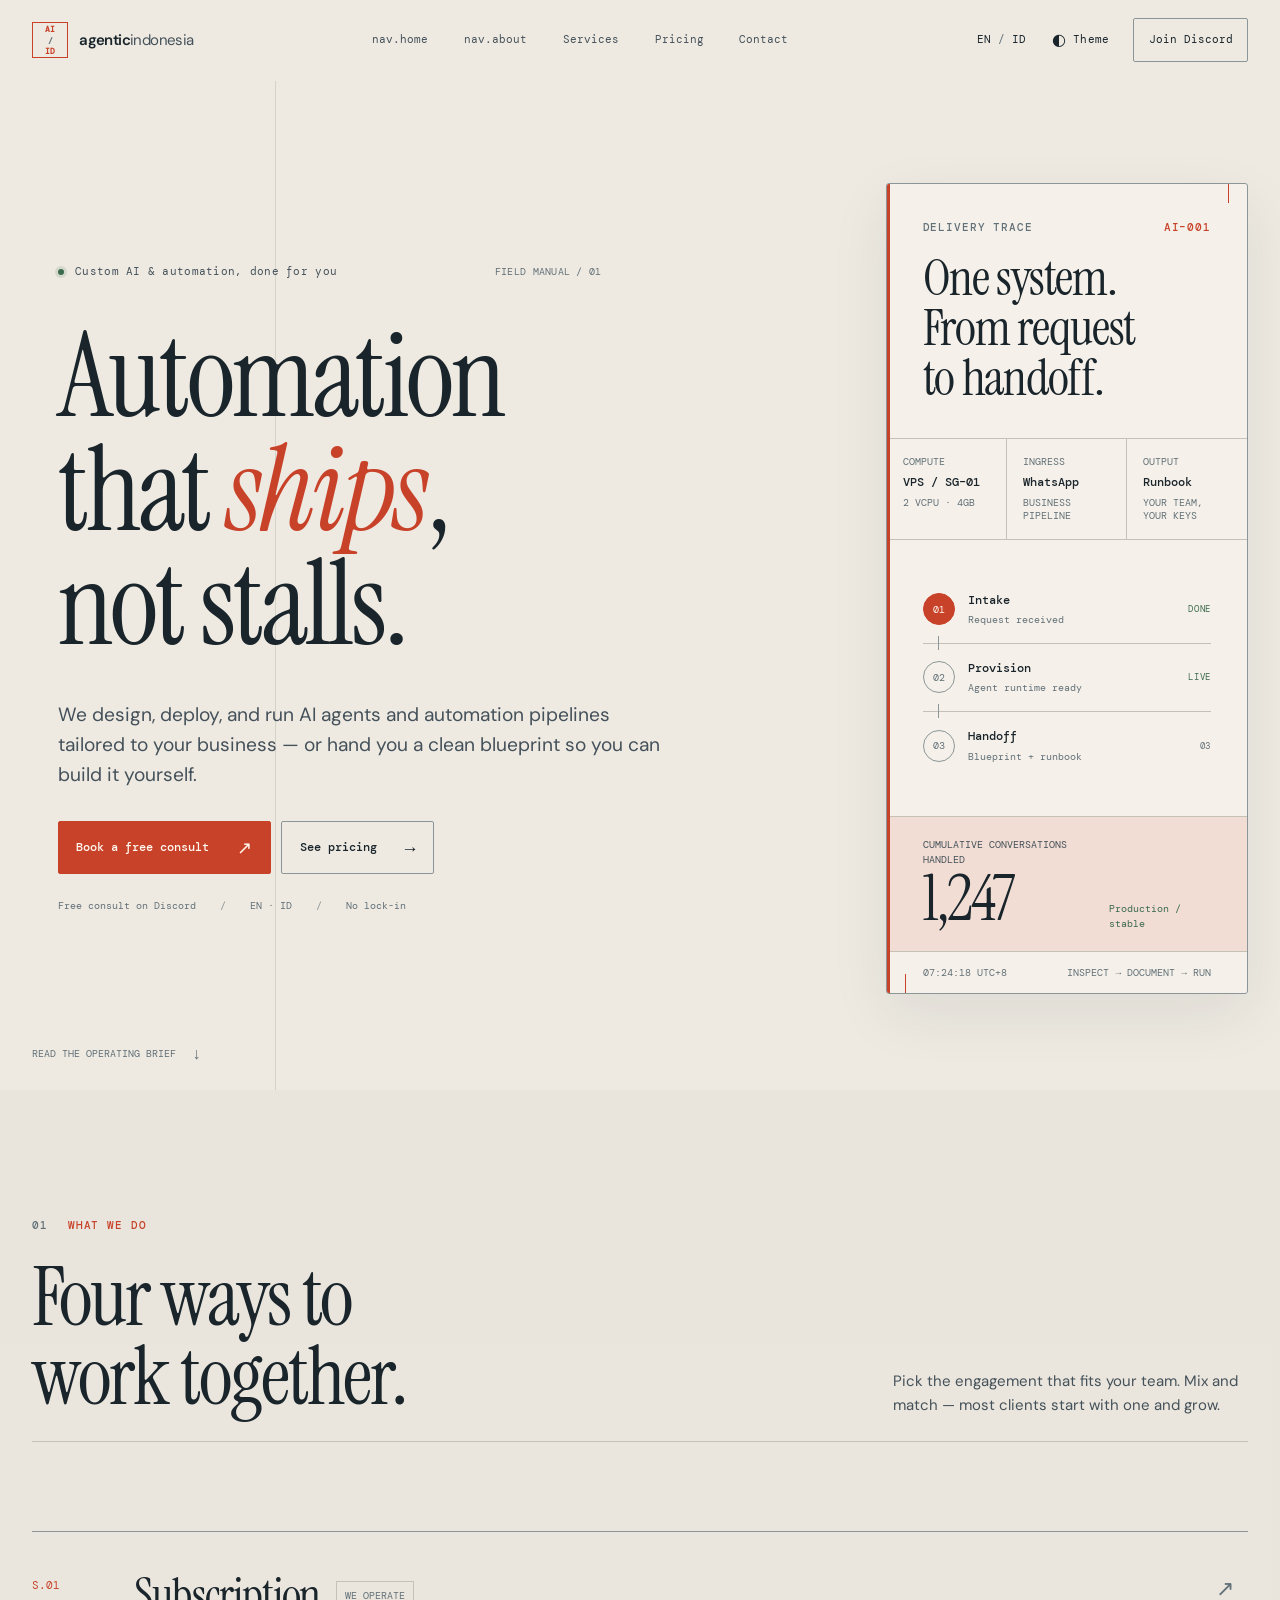
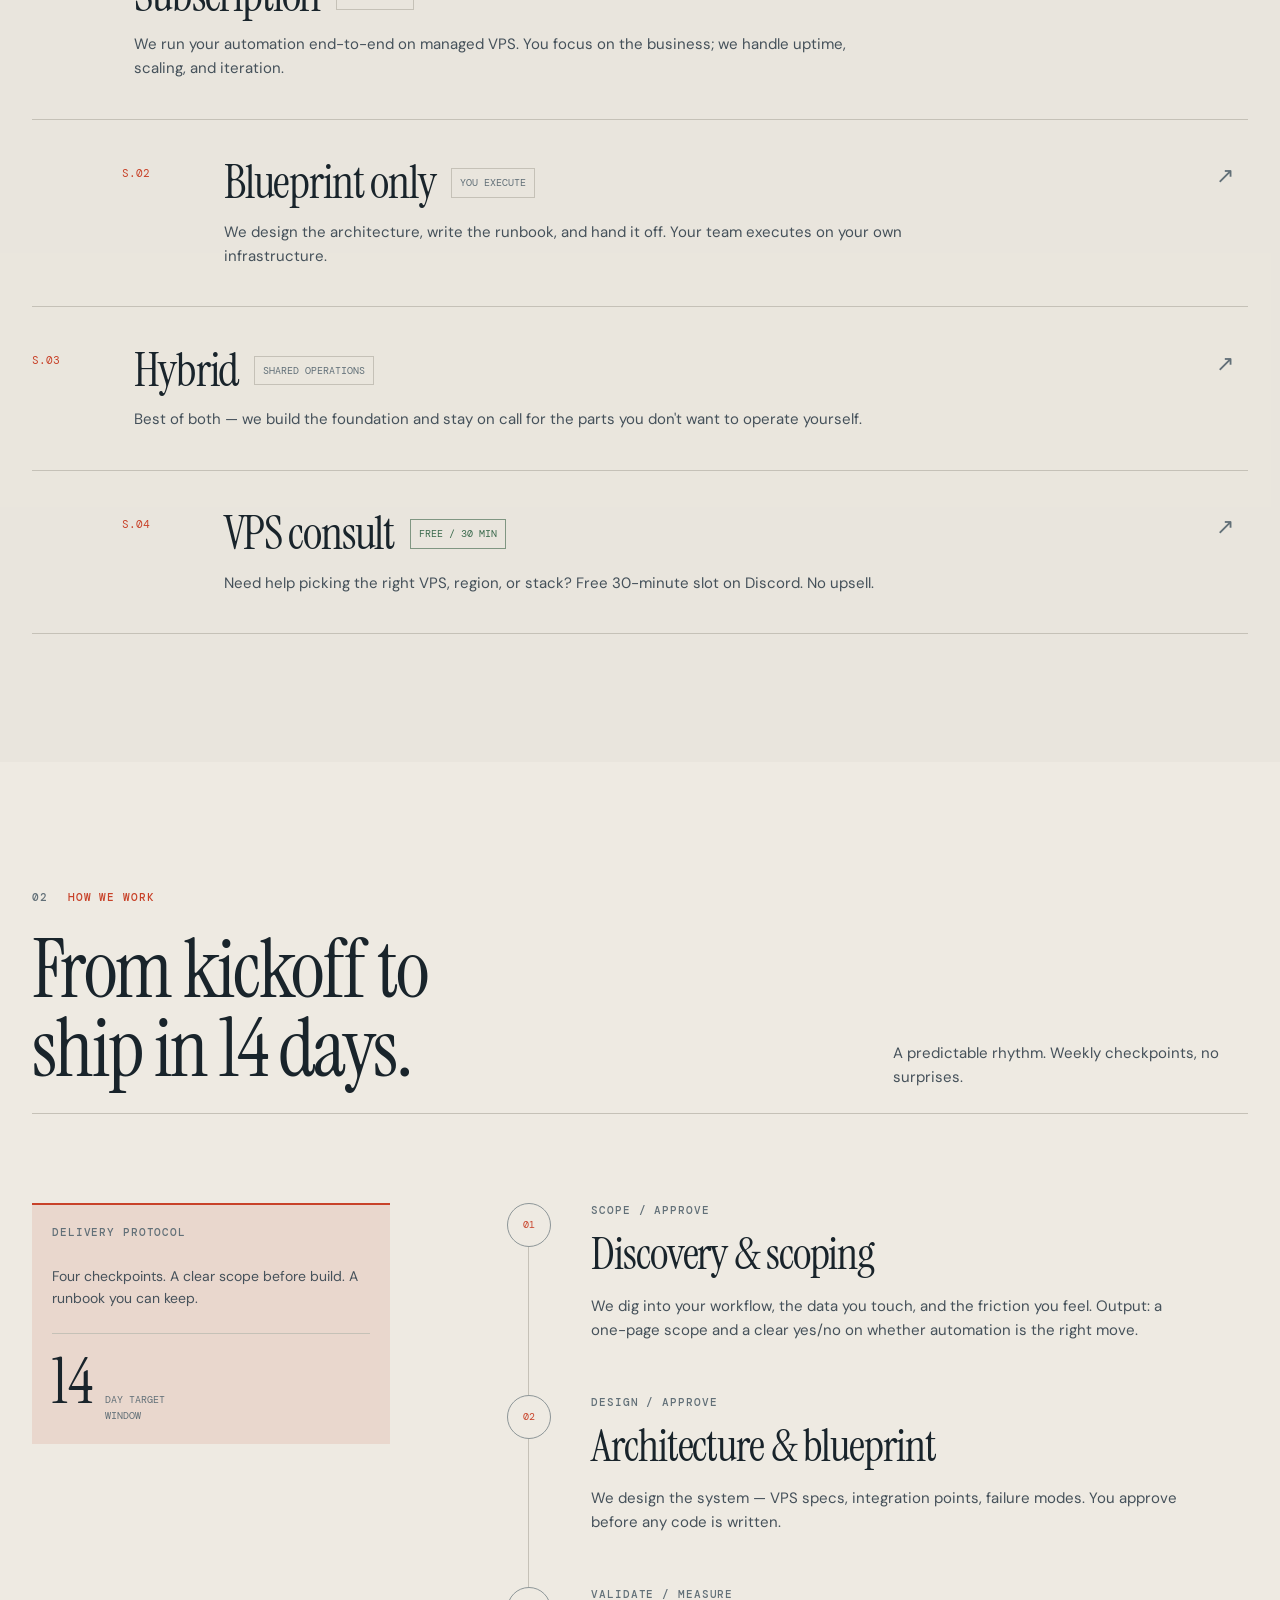
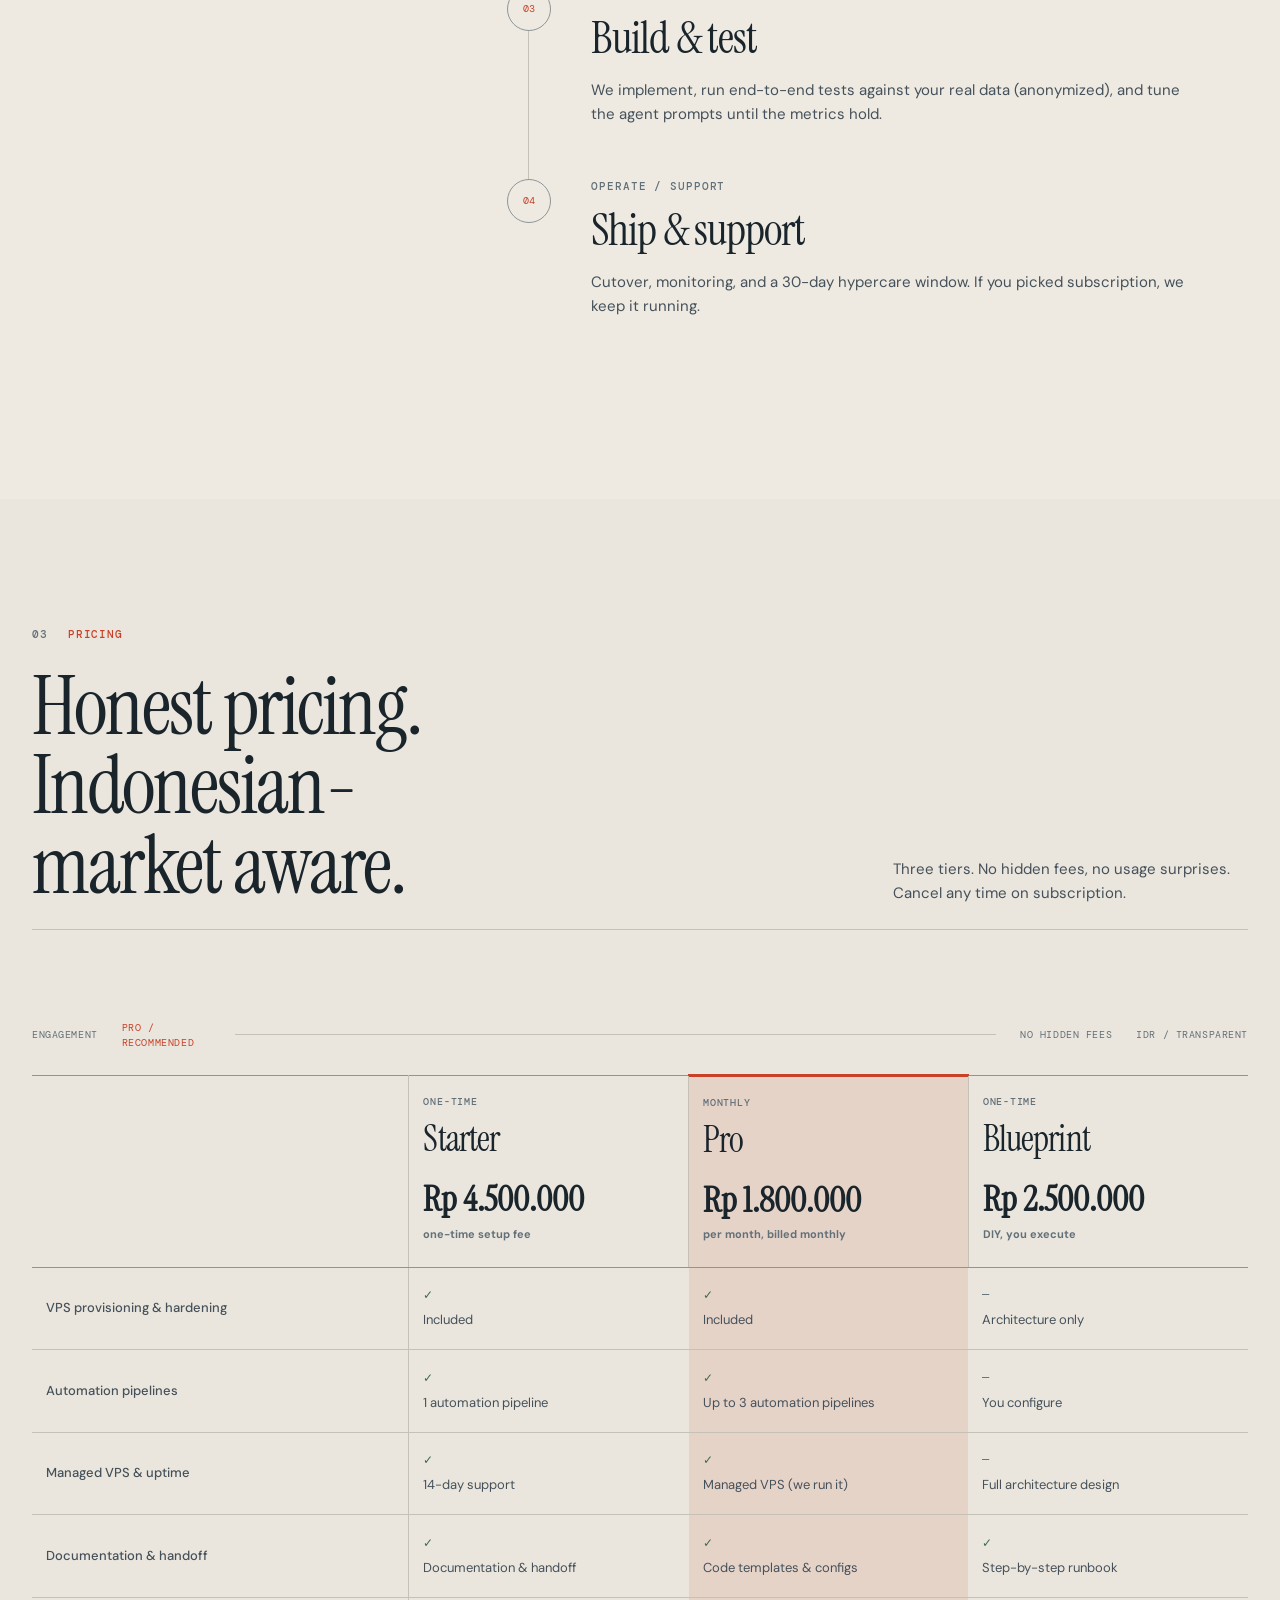
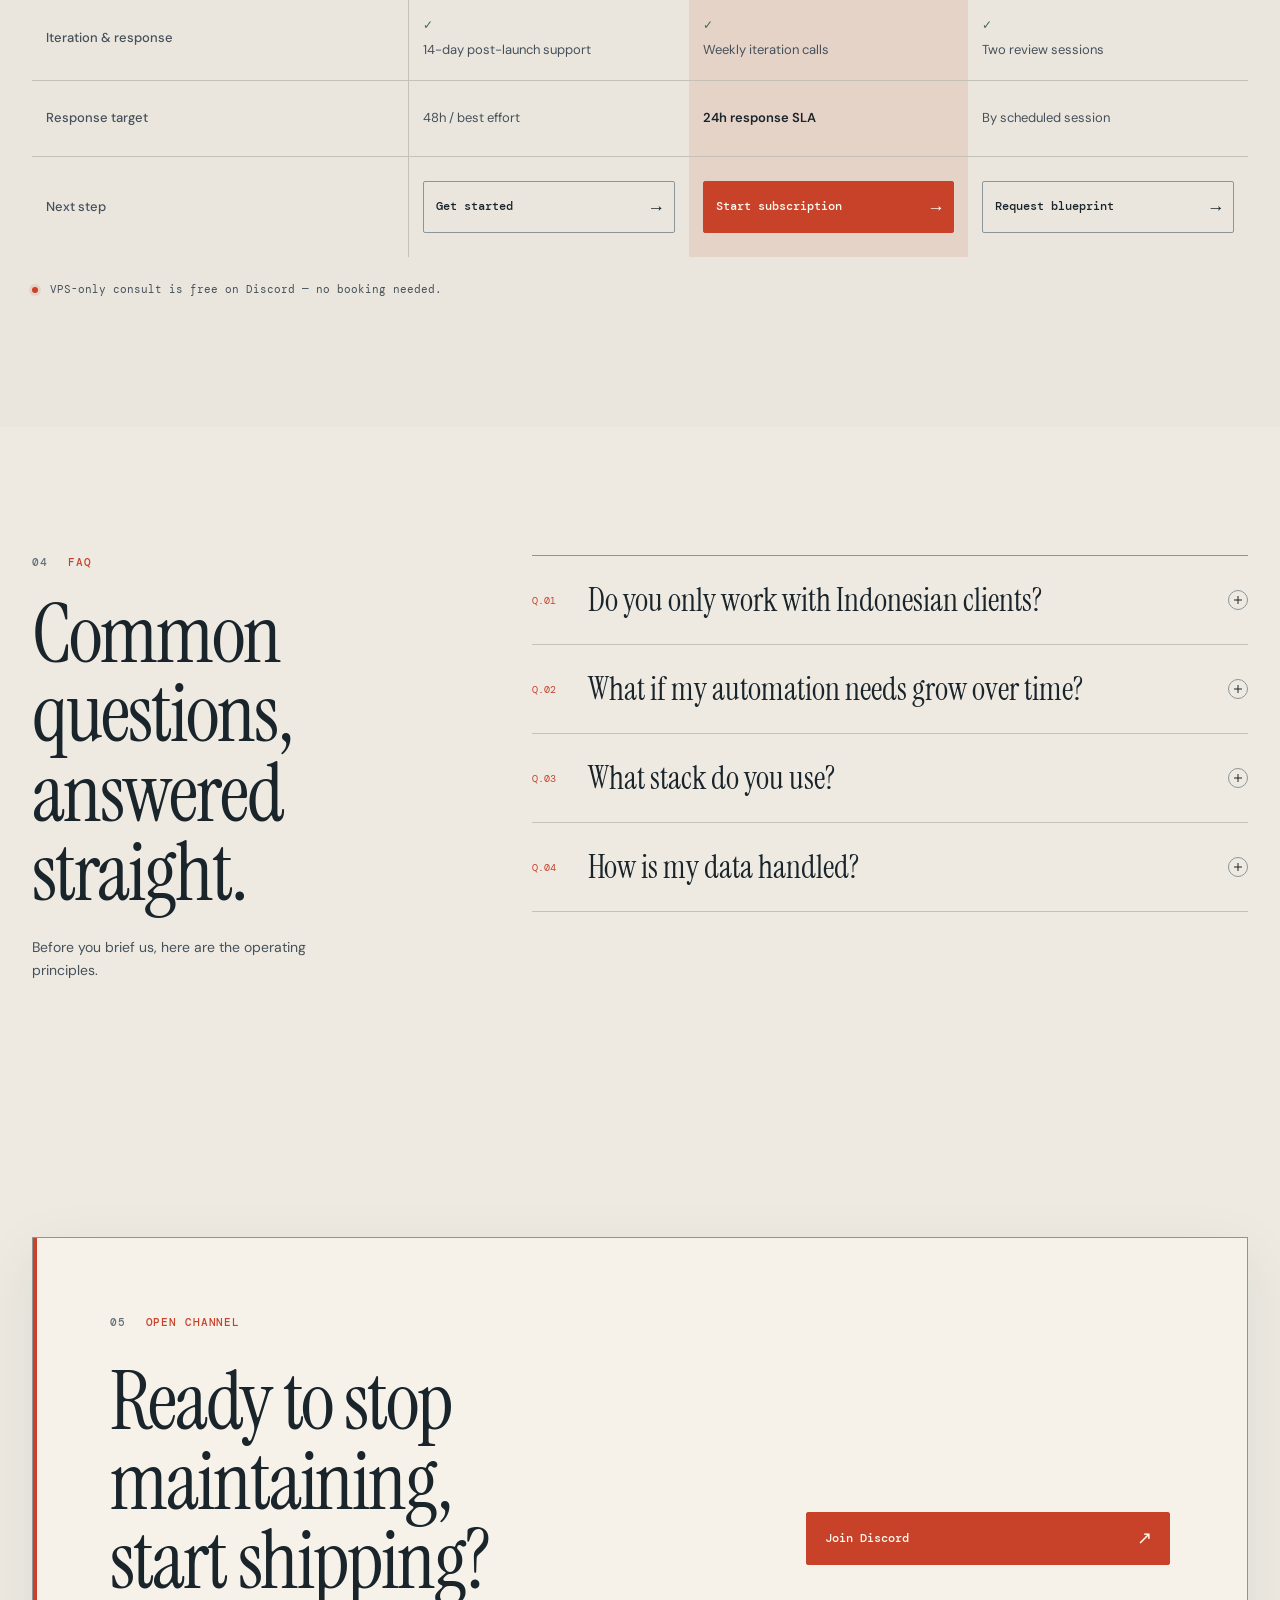
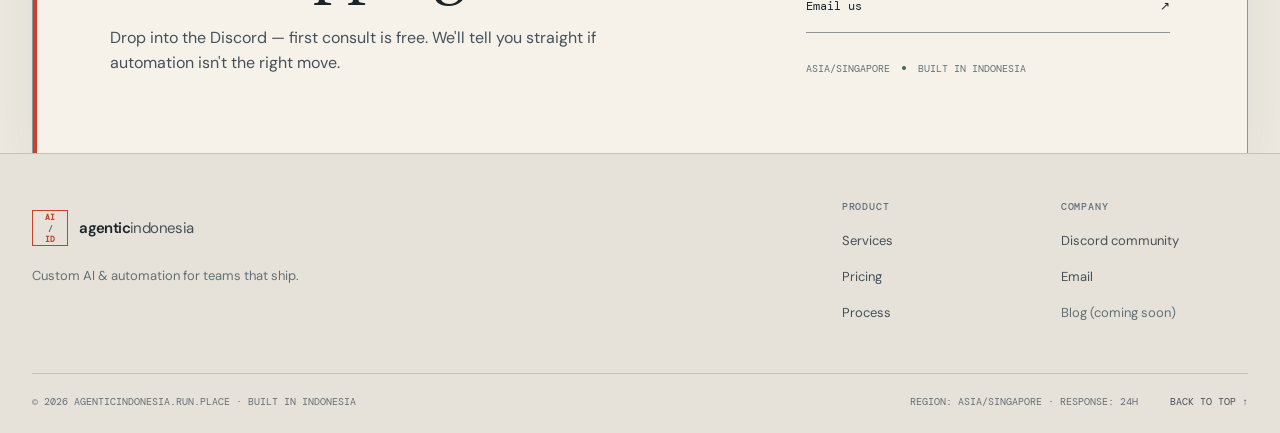
<file: index.html>
<!doctype html>
<html lang="en" data-theme="dark">
<head>
  <meta charset="utf-8">
  <meta name="viewport" content="width=device-width, initial-scale=1">
  <meta name="description" content="Custom AI automation, VPS setup, and execution blueprints for Indonesian teams. Free Discord consultation.">
  <meta name="theme-color" content="#111a23">
  <meta name="color-scheme" content="dark light">
  <meta property="og:title" content="agenticindonesia.run.place — Automation that ships, not stalls">
  <meta property="og:description" content="Custom AI automation, VPS setup, and execution blueprints for Indonesian teams. Free Discord consultation.">
  <meta property="og:type" content="website">
  <meta property="og:url" content="https://agenticindonesia.run.place/">
  <title>agenticindonesia.run.place — Automation that ships, not stalls</title>
  <link rel="preconnect" href="https://fonts.googleapis.com">
  <link rel="preconnect" href="https://fonts.gstatic.com" crossorigin>
  <link href="https://fonts.googleapis.com/css2?family=DM+Mono:wght@400;500;600&family=DM+Sans:wght@400;500;600;700&family=Instrument+Serif:ital@0;1&display=swap" rel="stylesheet">
  <link rel="stylesheet" href="css/theme.css">
  <link rel="stylesheet" href="css/animations.css">
</head>
<body>
  <a class="skip-link" href="#main" data-i18n="a11y.skip">Skip to content</a>
  <div class="page-field" aria-hidden="true"></div>
  <div class="noise" aria-hidden="true"></div>
  <p class="visually-hidden" id="page-status" role="status" aria-live="polite" aria-atomic="true"></p>

  <header class="site-header" id="top" data-site-header>
    <div class="shell header-inner">
      <a class="wordmark" href="#top" aria-label="agenticindonesia — back to top">
        <span class="wordmark-mark" aria-hidden="true">AI<span>/</span>ID</span>
        <span class="wordmark-name">agentic<span>indonesia</span></span>
      </a>
      <nav class="desktop-nav" aria-label="Primary navigation">
        <ul>
          <li><a href="index.html" data-i18n="nav.home">Home</a></li>
          <li><a href="about-us.html" data-i18n="nav.about">About</a></li>
          <li><a href="#services" data-i18n="nav.services">Services</a></li>
          <li><a href="#pricing" data-i18n="nav.pricing">Pricing</a></li>
          <li><a href="#contact" data-i18n="nav.contact">Contact</a></li>
        </ul>
      </nav>
      <div class="header-controls">
        <button class="utility-button" type="button" data-lang-toggle aria-label="Switch language" data-i18n-aria="switch.lang">
          <span data-lang-label>EN</span><span class="utility-slash" aria-hidden="true">/</span><span>ID</span>
        </button>
        <button class="utility-button theme-button" type="button" data-theme-toggle aria-label="Switch to light theme" data-i18n-aria="switch.theme">
          <span class="theme-symbol" aria-hidden="true">◐</span><span class="utility-word" data-i18n="switch.theme.word">Theme</span>
        </button>
        <a class="header-cta" href="https://discord.gg/" target="_blank" rel="noopener noreferrer" data-i18n="nav.discord">Join Discord <span aria-hidden="true">↗</span></a>
        <button class="menu-button" type="button" data-nav-toggle aria-controls="mobile-navigation" aria-expanded="false" aria-label="Open navigation menu" data-i18n-aria="nav.menu">
          <span class="menu-label" data-i18n="nav.menu">Menu</span>
          <span class="menu-icon" aria-hidden="true"><i></i><i></i></span>
        </button>
      </div>
    </div>
    <nav class="mobile-nav" id="mobile-navigation" aria-label="Mobile navigation" data-nav-menu hidden>
      <div class="shell mobile-nav-inner">
        <ol>
          <li><a href="index.html" data-i18n="nav.home">Home <span aria-hidden="true">00</span></a></li>
          <li><a href="about-us.html" data-i18n="nav.about">About <span aria-hidden="true">01</span></a></li>
          <li><a href="#services" data-i18n="nav.services">Services <span aria-hidden="true">02</span></a></li>
          <li><a href="#pricing" data-i18n="nav.pricing">Pricing <span aria-hidden="true">03</span></a></li>
          <li><a href="#contact" data-i18n="nav.contact">Contact <span aria-hidden="true">04</span></a></li>
        </ol>
        <a class="text-link" href="https://discord.gg/" target="_blank" rel="noopener noreferrer"><span data-i18n="nav.discord">Join Discord</span><span aria-hidden="true">↗</span></a>
      </div>
    </nav>
  </header>

  <main id="main" tabindex="-1">
    <section class="hero shell" aria-labelledby="hero-title">
      <div class="hero-copy page-load">
        <p class="hero-kicker"><span class="status-dot" aria-hidden="true"></span><span data-i18n="hero.eyebrow">Custom AI &amp; automation, done for you</span><span class="hero-edition" data-i18n="hero.edition">Field manual / 01</span></p>
        <h1 id="hero-title" data-i18n="hero.title">Automation that <em>ships</em>, not stalls.</h1>
        <p class="hero-intro" data-i18n="hero.sub">We design, deploy, and run AI agents and automation pipelines tailored to your business — or hand you a clean blueprint so you can build it yourself.</p>
        <div class="hero-actions">
          <a class="button button-primary" href="#contact"><span data-i18n="hero.cta.primary">Book a free consult</span><span class="button-arrow" aria-hidden="true">↗</span></a>
          <a class="button button-secondary" href="#pricing"><span data-i18n="hero.cta.secondary">See pricing</span><span class="button-arrow" aria-hidden="true">→</span></a>
        </div>
        <ul class="hero-meta" aria-label="Service commitments">
          <li data-i18n="hero.meta.a">Free consult on Discord</li>
          <li data-i18n="hero.meta.b">EN · ID</li>
          <li data-i18n="hero.meta.c">No lock-in</li>
        </ul>
      </div>

      <aside class="delivery-trace page-load" aria-labelledby="trace-title">
        <div class="trace-corner trace-corner-top" aria-hidden="true"></div>
        <div class="trace-corner trace-corner-bottom" aria-hidden="true"></div>
        <div class="trace-header">
          <p class="micro-label"><span data-i18n="trace.label">Delivery trace</span><span class="trace-id">AI–001</span></p>
          <h2 id="trace-title" data-i18n="trace.title">One system. From request to handoff.</h2>
        </div>
        <div class="trace-specs">
          <div><span data-i18n="trace.spec.1.label">Compute</span><strong data-i18n="trace.spec.1.value">VPS / SG–01</strong><small>2 vCPU · 4GB</small></div>
          <div><span data-i18n="trace.spec.2.label">Ingress</span><strong>WhatsApp</strong><small>business pipeline</small></div>
          <div><span data-i18n="trace.spec.3.label">Output</span><strong>Runbook</strong><small>your team, your keys</small></div>
        </div>
        <div class="trace-flow" aria-label="Deployment sequence">
          <div class="trace-node trace-node-active">
            <span class="node-mark" aria-hidden="true">01</span>
            <div><strong data-i18n="trace.node.1.title">Intake</strong><small data-i18n="trace.node.1.body">Request received</small></div>
            <span class="node-state" data-i18n="trace.state.done">DONE</span>
          </div>
          <div class="trace-node">
            <span class="node-mark" aria-hidden="true">02</span>
            <div><strong data-i18n="trace.node.2.title">Provision</strong><small data-i18n="trace.node.2.body">Agent runtime ready</small></div>
            <span class="node-state" data-i18n="trace.state.live">LIVE</span>
          </div>
          <div class="trace-node">
            <span class="node-mark" aria-hidden="true">03</span>
            <div><strong data-i18n="trace.node.3.title">Handoff</strong><small data-i18n="trace.node.3.body">Blueprint + runbook</small></div>
            <span class="node-state">03</span>
          </div>
        </div>
        <div class="trace-readout">
          <div><span class="readout-label" data-i18n="trace.readout.label">Cumulative conversations handled</span><strong>1,247</strong></div>
          <span class="readout-trend" data-i18n="trace.readout.status">Production / stable</span>
        </div>
        <div class="trace-footer">
          <span>07:24:18 UTC+8</span>
          <span data-i18n="trace.footer">inspect → document → run</span>
        </div>
      </aside>
      <a class="hero-scroll" href="#services"><span data-i18n="hero.scroll">Read the operating brief</span><span aria-hidden="true">↓</span></a>
    </section>

    <section class="section services" id="services" aria-labelledby="services-title">
      <div class="shell">
        <header class="section-heading page-load">
          <div>
            <p class="eyebrow"><span data-i18n="section.number.01">01</span><span data-i18n="services.eyebrow">What we do</span></p>
            <h2 id="services-title" data-i18n="services.title">Four ways to work together.</h2>
          </div>
          <p class="section-note" data-i18n="services.sub">Pick the engagement that fits your team. Mix and match — most clients start with one and grow.</p>
        </header>
        <div class="service-ledger" role="list" aria-label="Service engagements">
          <article class="service-row reveal" role="listitem">
            <p class="service-index">S.01</p>
            <div class="service-main">
              <div class="service-title-row">
                <h3 data-i18n="services.s1.title">Subscription</h3>
                <span class="service-mode" data-i18n="services.s1.mode">We operate</span>
              </div>
              <p data-i18n="services.s1.body">We run your automation end-to-end on managed VPS. You focus on the business; we handle uptime, scaling, and iteration.</p>
            </div>
            <span class="service-arrow" aria-hidden="true">↗</span>
          </article>
          <article class="service-row service-row-offset" role="listitem">
            <p class="service-index">S.02</p>
            <div class="service-main">
              <div class="service-title-row">
                <h3 data-i18n="services.s2.title">Blueprint only</h3>
                <span class="service-mode" data-i18n="services.s2.mode">You execute</span>
              </div>
              <p data-i18n="services.s2.body">We design the architecture, write the runbook, and hand it off. Your team executes on your own infrastructure.</p>
            </div>
            <span class="service-arrow" aria-hidden="true">↗</span>
          </article>
          <article class="service-row" role="listitem">
            <p class="service-index">S.03</p>
            <div class="service-main">
              <div class="service-title-row">
                <h3 data-i18n="services.s3.title">Hybrid</h3>
                <span class="service-mode" data-i18n="services.s3.mode">Shared operations</span>
              </div>
              <p data-i18n="services.s3.body">Best of both — we build the foundation and stay on call for the parts you don't want to operate yourself.</p>
            </div>
            <span class="service-arrow" aria-hidden="true">↗</span>
          </article>
          <article class="service-row service-row-offset" role="listitem">
            <p class="service-index">S.04</p>
            <div class="service-main">
              <div class="service-title-row">
                <h3 data-i18n="services.s4.title">VPS consult</h3>
                <span class="service-mode service-mode-free" data-i18n="services.s4.mode">Free / 30 min</span>
              </div>
              <p data-i18n="services.s4.body">Need help picking the right VPS, region, or stack? Free 30-minute slot on Discord. No upsell.</p>
            </div>
            <span class="service-arrow" aria-hidden="true">↗</span>
          </article>
        </div>
      </div>
    </section>

    <section class="section process" id="process" aria-labelledby="process-title">
      <div class="shell">
        <header class="section-heading page-load">
          <div>
            <p class="eyebrow"><span data-i18n="section.number.02">02</span><span data-i18n="process.eyebrow">How we work</span></p>
            <h2 id="process-title" data-i18n="process.title">From kickoff to ship in 14 days.</h2>
          </div>
          <p class="section-note" data-i18n="process.sub">A predictable rhythm. Weekly checkpoints, no surprises.</p>
        </header>
        <div class="process-layout">
          <aside class="protocol-note">
            <p class="micro-label"><span data-i18n="process.protocol.label">Delivery protocol</span></p>
            <p data-i18n="process.protocol.body">Four checkpoints. A clear scope before build. A runbook you can keep.</p>
            <p class="protocol-window"><strong>14</strong><span data-i18n="process.protocol.days">day target window</span></p>
          </aside>
          <ol class="timeline">
            <li class="timeline-item">
              <div class="timeline-marker"><span>01</span><i aria-hidden="true"></i></div>
              <div class="timeline-content">
                <p class="micro-label" data-i18n="process.p1.tag">Scope / approve</p>
                <h3 data-i18n="process.p1.title">Discovery &amp; scoping</h3>
                <p data-i18n="process.p1.body">We dig into your workflow, the data you touch, and the friction you feel. Output: a one-page scope and a clear yes/no on whether automation is the right move.</p>
              </div>
            </li>
            <li class="timeline-item">
              <div class="timeline-marker"><span>02</span><i aria-hidden="true"></i></div>
              <div class="timeline-content">
                <p class="micro-label" data-i18n="process.p2.tag">Design / approve</p>
                <h3 data-i18n="process.p2.title">Architecture &amp; blueprint</h3>
                <p data-i18n="process.p2.body">We design the system — VPS specs, integration points, failure modes. You approve before any code is written.</p>
              </div>
            </li>
            <li class="timeline-item">
              <div class="timeline-marker"><span>03</span><i aria-hidden="true"></i></div>
              <div class="timeline-content">
                <p class="micro-label" data-i18n="process.p3.tag">Validate / measure</p>
                <h3 data-i18n="process.p3.title">Build &amp; test</h3>
                <p data-i18n="process.p3.body">We implement, run end-to-end tests against your real data (anonymized), and tune the agent prompts until the metrics hold.</p>
              </div>
            </li>
            <li class="timeline-item">
              <div class="timeline-marker"><span>04</span></div>
              <div class="timeline-content">
                <p class="micro-label" data-i18n="process.p4.tag">Operate / support</p>
                <h3 data-i18n="process.p4.title">Ship &amp; support</h3>
                <p data-i18n="process.p4.body">Cutover, monitoring, and a 30-day hypercare window. If you picked subscription, we keep it running.</p>
              </div>
            </li>
          </ol>
        </div>
      </div>
    </section>

    <section class="section pricing" id="pricing" aria-labelledby="pricing-title">
      <div class="shell">
        <header class="section-heading page-load">
          <div>
            <p class="eyebrow"><span data-i18n="section.number.03">03</span><span data-i18n="pricing.eyebrow">Pricing</span></p>
            <h2 id="pricing-title" data-i18n="pricing.title">Honest pricing. Indonesian-market aware.</h2>
          </div>
          <p class="section-note" data-i18n="pricing.sub">Three tiers. No hidden fees, no usage surprises. Cancel any time on subscription.</p>
        </header>
        <div class="price-overview" aria-hidden="true">
          <span>ENGAGEMENT</span>
          <div><span class="price-overview-pro">PRO / RECOMMENDED</span><i></i></div>
          <span>NO HIDDEN FEES</span>
          <span>IDR / TRANSPARENT</span>
        </div>
        <table class="plan-table" aria-labelledby="pricing-title">
          <caption class="visually-hidden" data-i18n="pricing.caption">Comparison of Starter, Pro, and Blueprint service packages</caption>
          <thead>
            <tr>
              <th scope="col"><span class="visually-hidden" data-i18n="pricing.feature.column">Included</span></th>
              <th scope="col">
                <p class="plan-tag" data-i18n="pricing.p1.tag">One-time</p>
                <h3 data-i18n="pricing.p1.name">Starter</h3>
                <p class="plan-price" data-i18n="pricing.p1.price">Rp 4.500.000</p>
                <p class="plan-note" data-i18n="pricing.p1.note">one-time setup fee</p>
              </th>
              <th scope="col" class="pro-column">
                <p class="plan-tag" data-i18n="pricing.p2.tag">Monthly</p>
                <h3 data-i18n="pricing.p2.name">Pro</h3>
                <p class="plan-price" data-i18n="pricing.p2.price">Rp 1.800.000<span>/bln</span></p>
                <p class="plan-note" data-i18n="pricing.p2.note">per month, billed monthly</p>
              </th>
              <th scope="col">
                <p class="plan-tag" data-i18n="pricing.p3.tag">One-time</p>
                <h3 data-i18n="pricing.p3.name">Blueprint</h3>
                <p class="plan-price" data-i18n="pricing.p3.price">Rp 2.500.000</p>
                <p class="plan-note" data-i18n="pricing.p3.note">DIY, you execute</p>
              </th>
            </tr>
          </thead>
          <tbody>
            <tr>
              <th scope="row" data-i18n="pricing.feature.1">VPS provisioning &amp; hardening</th>
              <td data-plan="Starter"><span class="feature-check" aria-hidden="true">✓</span><span data-i18n="pricing.yes.1">Included</span></td>
              <td class="pro-column" data-plan="Pro"><span class="feature-check" aria-hidden="true">✓</span><span data-i18n="pricing.yes.1">Included</span></td>
              <td data-plan="Blueprint"><span class="feature-check feature-check-muted" aria-hidden="true">—</span><span data-i18n="pricing.no.1">Architecture only</span></td>
            </tr>
            <tr>
              <th scope="row" data-i18n="pricing.feature.2">Automation pipelines</th>
              <td data-plan="Starter"><span class="feature-check" aria-hidden="true">✓</span><span data-i18n="pricing.p1.f2">1 automation pipeline</span></td>
              <td class="pro-column" data-plan="Pro"><span class="feature-check" aria-hidden="true">✓</span><span data-i18n="pricing.p2.f1">Up to 3 automation pipelines</span></td>
              <td data-plan="Blueprint"><span class="feature-check feature-check-muted" aria-hidden="true">—</span><span data-i18n="pricing.no.2">You configure</span></td>
            </tr>
            <tr>
              <th scope="row" data-i18n="pricing.feature.3">Managed VPS &amp; uptime</th>
              <td data-plan="Starter"><span class="feature-check" aria-hidden="true">✓</span><span data-i18n="pricing.yes.2">14-day support</span></td>
              <td class="pro-column" data-plan="Pro"><span class="feature-check" aria-hidden="true">✓</span><span data-i18n="pricing.p2.f2">Managed VPS (we run it)</span></td>
              <td data-plan="Blueprint"><span class="feature-check feature-check-muted" aria-hidden="true">—</span><span data-i18n="pricing.p3.f1">Full architecture design</span></td>
            </tr>
            <tr>
              <th scope="row" data-i18n="pricing.feature.4">Documentation &amp; handoff</th>
              <td data-plan="Starter"><span class="feature-check" aria-hidden="true">✓</span><span data-i18n="pricing.p1.f3">Documentation &amp; handoff</span></td>
              <td class="pro-column" data-plan="Pro"><span class="feature-check" aria-hidden="true">✓</span><span data-i18n="pricing.p3.f3">Code templates &amp; configs</span></td>
              <td data-plan="Blueprint"><span class="feature-check" aria-hidden="true">✓</span><span data-i18n="pricing.p3.f2">Step-by-step runbook</span></td>
            </tr>
            <tr>
              <th scope="row" data-i18n="pricing.feature.5">Iteration &amp; response</th>
              <td data-plan="Starter"><span class="feature-check" aria-hidden="true">✓</span><span data-i18n="pricing.p1.f4">14-day post-launch support</span></td>
              <td class="pro-column" data-plan="Pro"><span class="feature-check" aria-hidden="true">✓</span><span data-i18n="pricing.p2.f3">Weekly iteration calls</span></td>
              <td data-plan="Blueprint"><span class="feature-check" aria-hidden="true">✓</span><span data-i18n="pricing.p3.f4">Two review sessions</span></td>
            </tr>
            <tr>
              <th scope="row" data-i18n="pricing.feature.6">Response target</th>
              <td data-plan="Starter"><span data-i18n="pricing.response.1">48h / best effort</span></td>
              <td class="pro-column" data-plan="Pro"><span class="feature-emphasis" data-i18n="pricing.p2.f4">24h response SLA</span></td>
              <td data-plan="Blueprint"><span data-i18n="pricing.response.2">By scheduled session</span></td>
            </tr>
            <tr class="plan-actions">
              <th scope="row" data-i18n="pricing.next">Next step</th>
              <td><a class="button button-secondary" href="#contact"><span data-i18n="pricing.p1.cta">Mulai<br>sekarang</span><span aria-hidden="true">→</span></a></td>
              <td class="pro-column"><a class="button button-primary" href="#contact"><span data-i18n="pricing.p2.cta">Mulai<br>subscription</span><span aria-hidden="true">→</span></a></td>
              <td><a class="button button-secondary" href="#contact"><span data-i18n="pricing.p3.cta">Minta<br>blueprint</span><span aria-hidden="true">→</span></a></td>
            </tr>
          </tbody>
        </table>
        <p class="pricing-footnote"><span class="status-dot" aria-hidden="true"></span><span data-i18n="pricing.p4.note">VPS-only consult is free on Discord — no booking needed.</span></p>
      </div>
    </section>

    <section class="section faq" id="faq" aria-labelledby="faq-title">
      <div class="shell faq-layout">
        <header class="faq-intro">
          <p class="eyebrow"><span data-i18n="section.number.04">04</span><span data-i18n="faq.eyebrow">FAQ</span></p>
          <h2 id="faq-title" data-i18n="faq.title">Common questions, answered straight.</h2>
          <p data-i18n="faq.sub">Before you brief us, here are the operating principles.</p>
        </header>
        <div class="faq-list">
          <details name="faq">
            <summary><span class="faq-index">Q.01</span><span data-i18n="faq.q1.q">Do you only work with Indonesian clients?</span><span class="faq-toggle" aria-hidden="true"></span></summary>
            <div class="faq-answer"><p data-i18n="faq.q1.a">No. We work in English and Bahasa Indonesia. Clients across Southeast Asia and abroad use our blueprints. Currency on this page is in IDR for clarity; we invoice in USD or IDR based on your preference.</p></div>
          </details>
          <details name="faq">
            <summary><span class="faq-index">Q.02</span><span data-i18n="faq.q2.q">What if my automation needs grow over time?</span><span class="faq-toggle" aria-hidden="true"></span></summary>
            <div class="faq-answer"><p data-i18n="faq.q2.a">That's normal. Subscription tier can scale up pipelines, add integrations, and increase VPS resources as you go. Pricing scales linearly with usage, never surprise-jumps.</p></div>
          </details>
          <details name="faq">
            <summary><span class="faq-index">Q.03</span><span data-i18n="faq.q3.q">What stack do you use?</span><span class="faq-toggle" aria-hidden="true"></span></summary>
            <div class="faq-answer"><p data-i18n="faq.q3.a">Pragmatically. We pick tools that fit the job — n8n, Python, OpenRouter, VPS hosts (Hetzner, DigitalOcean, Vultr), Discord, Meta Graph API, WhatsApp Business. We avoid vendor lock-in unless it actively helps.</p></div>
          </details>
          <details name="faq">
            <summary><span class="faq-index">Q.04</span><span data-i18n="faq.q4.q">How is my data handled?</span><span class="faq-toggle" aria-hidden="true"></span></summary>
            <div class="faq-answer"><p data-i18n="faq.q4.a">We sign DPAs, never train on your data, and isolate each client's automation on dedicated VPS resources. Off-boarding includes a clean export and credential rotation.</p></div>
          </details>
        </div>
      </div>
    </section>

    <section class="section contact" id="contact" aria-labelledby="contact-title">
      <div class="shell">
        <div class="contact-panel">
          <div class="contact-copy">
            <p class="eyebrow"><span data-i18n="section.number.05">05</span><span data-i18n="contact.eyebrow">Open channel</span></p>
            <h2 id="contact-title" data-i18n="contact.title">Ready to stop maintaining, start shipping?</h2>
            <p data-i18n="contact.sub">Drop into the Discord — first consult is free. We'll tell you straight if automation isn't the right move.</p>
          </div>
          <div class="contact-actions">
            <a class="button button-primary" href="https://discord.gg/" target="_blank" rel="noopener noreferrer"><span data-i18n="contact.primary">Join Discord</span><span aria-hidden="true">↗</span></a>
            <a class="contact-email" href="mailto:hello@agenticindonesia.run.place"><span data-i18n="contact.secondary">Email us</span><span aria-hidden="true">↗</span></a>
            <p class="contact-location"><span data-i18n="contact.location">Asia/Singapore</span><i aria-hidden="true"></i><span data-i18n="contact.origin">Built in Indonesia</span></p>
          </div>
        </div>
      </div>
    </section>
  </main>

  <footer class="site-footer">
    <div class="shell">
      <div class="footer-top">
        <div class="footer-identity">
          <a class="wordmark footer-wordmark" href="#top" aria-label="agenticindonesia — back to top">
            <span class="wordmark-mark" aria-hidden="true">AI<span>/</span>ID</span>
            <span class="wordmark-name">agentic<span>indonesia</span></span>
          </a>
          <p data-i18n="footer.tag">Custom AI &amp; automation for teams that ship.</p>
        </div>
        <div class="footer-links">
          <div>
            <h2 class="footer-heading" data-i18n="footer.product">Product</h2>
            <ul>
              <li><a href="#services" data-i18n="footer.product.s">Services</a></li>
              <li><a href="#pricing" data-i18n="footer.product.p">Pricing</a></li>
              <li><a href="#process" data-i18n="footer.product.c">Process</a></li>
            </ul>
          </div>
          <div>
            <h2 class="footer-heading" data-i18n="footer.company">Company</h2>
            <ul>
              <li><a href="https://discord.gg/" target="_blank" rel="noopener noreferrer" data-i18n="footer.company.d">Discord community</a></li>
              <li><a href="mailto:hello@agenticindonesia.run.place" data-i18n="footer.company.e">Email</a></li>
              <li><span class="footer-soon" data-i18n="footer.company.b">Blog (coming soon)</span></li>
            </ul>
          </div>
        </div>
      </div>
      <div class="footer-bottom">
        <p data-i18n="footer.legal">© 2026 agenticindonesia.run.place · Built in Indonesia</p>
        <p data-i18n="footer.region">Region: Asia/Singapore · Response: 24h</p>
        <a href="#top" data-i18n="footer.back">Back to top ↑</a>
      </div>
    </div>
  </footer>
  <script src="js/main.js"></script>
</body>
</html>
</file>
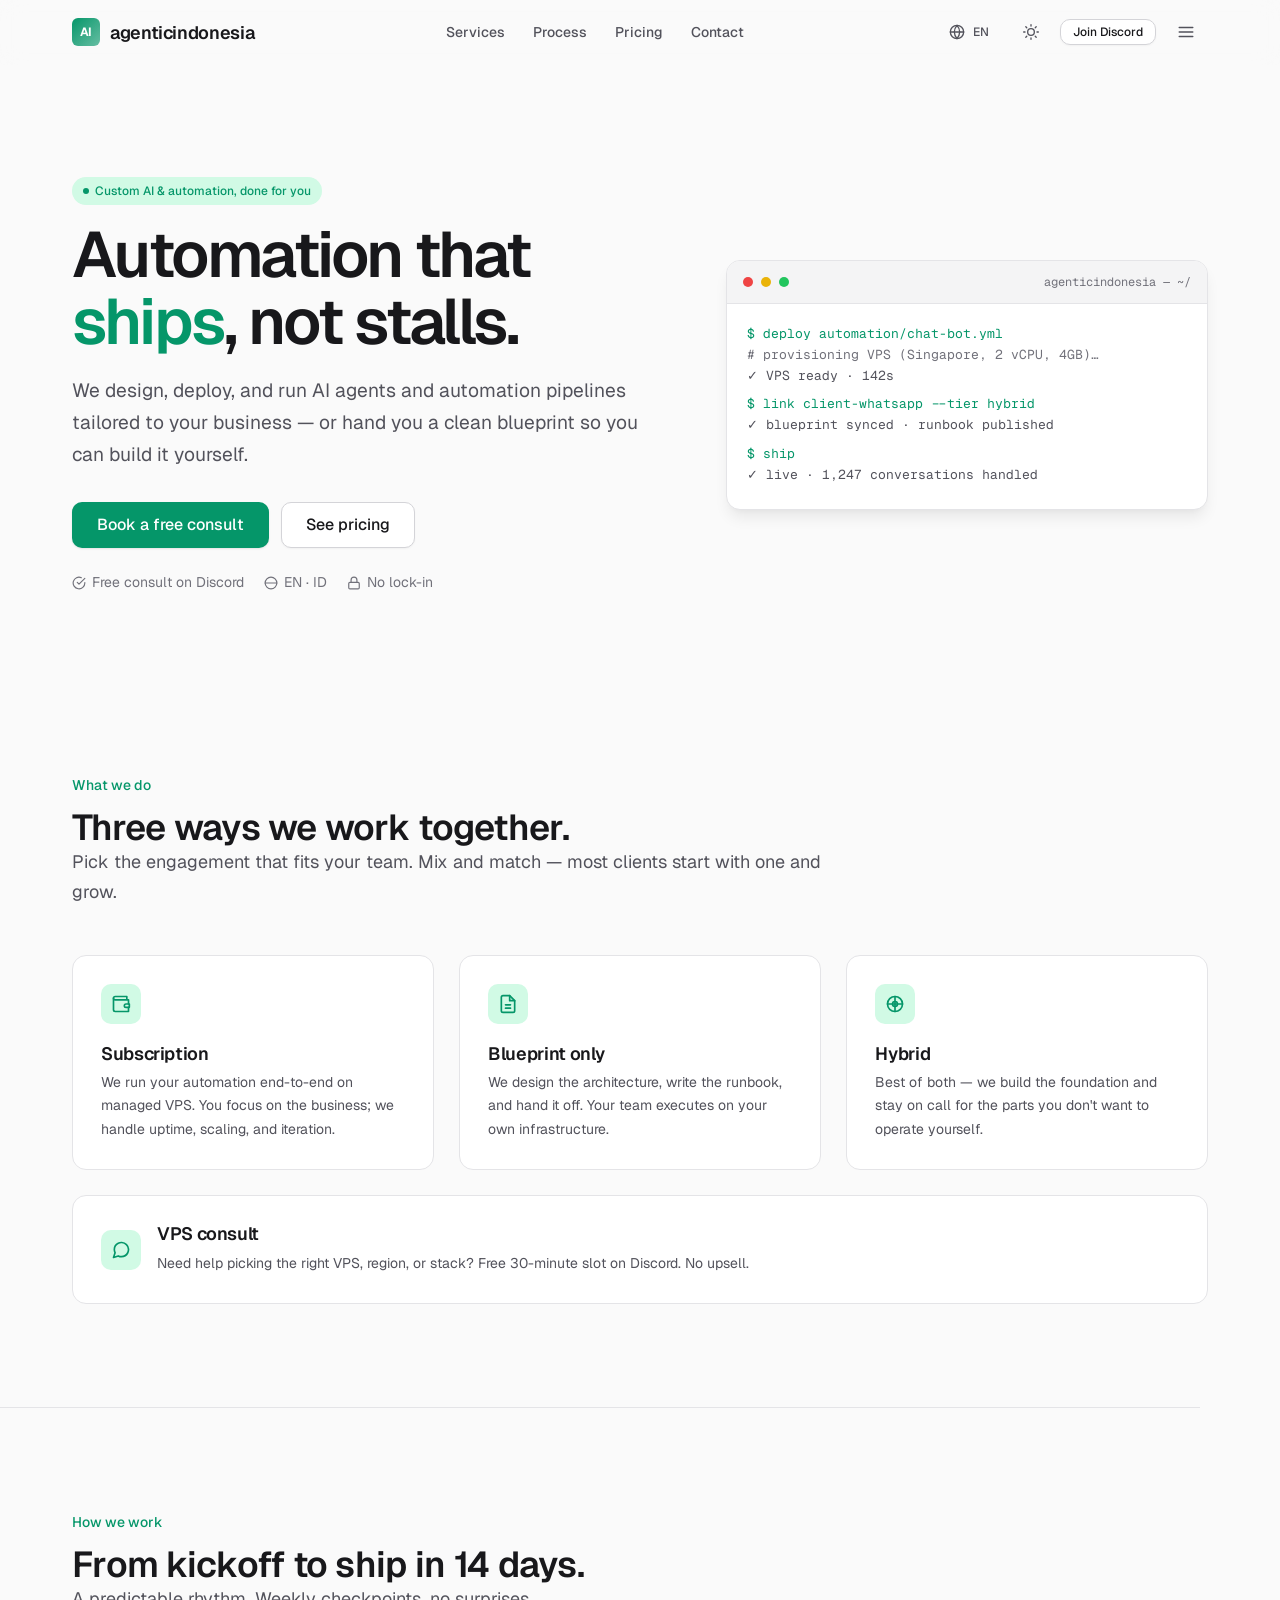
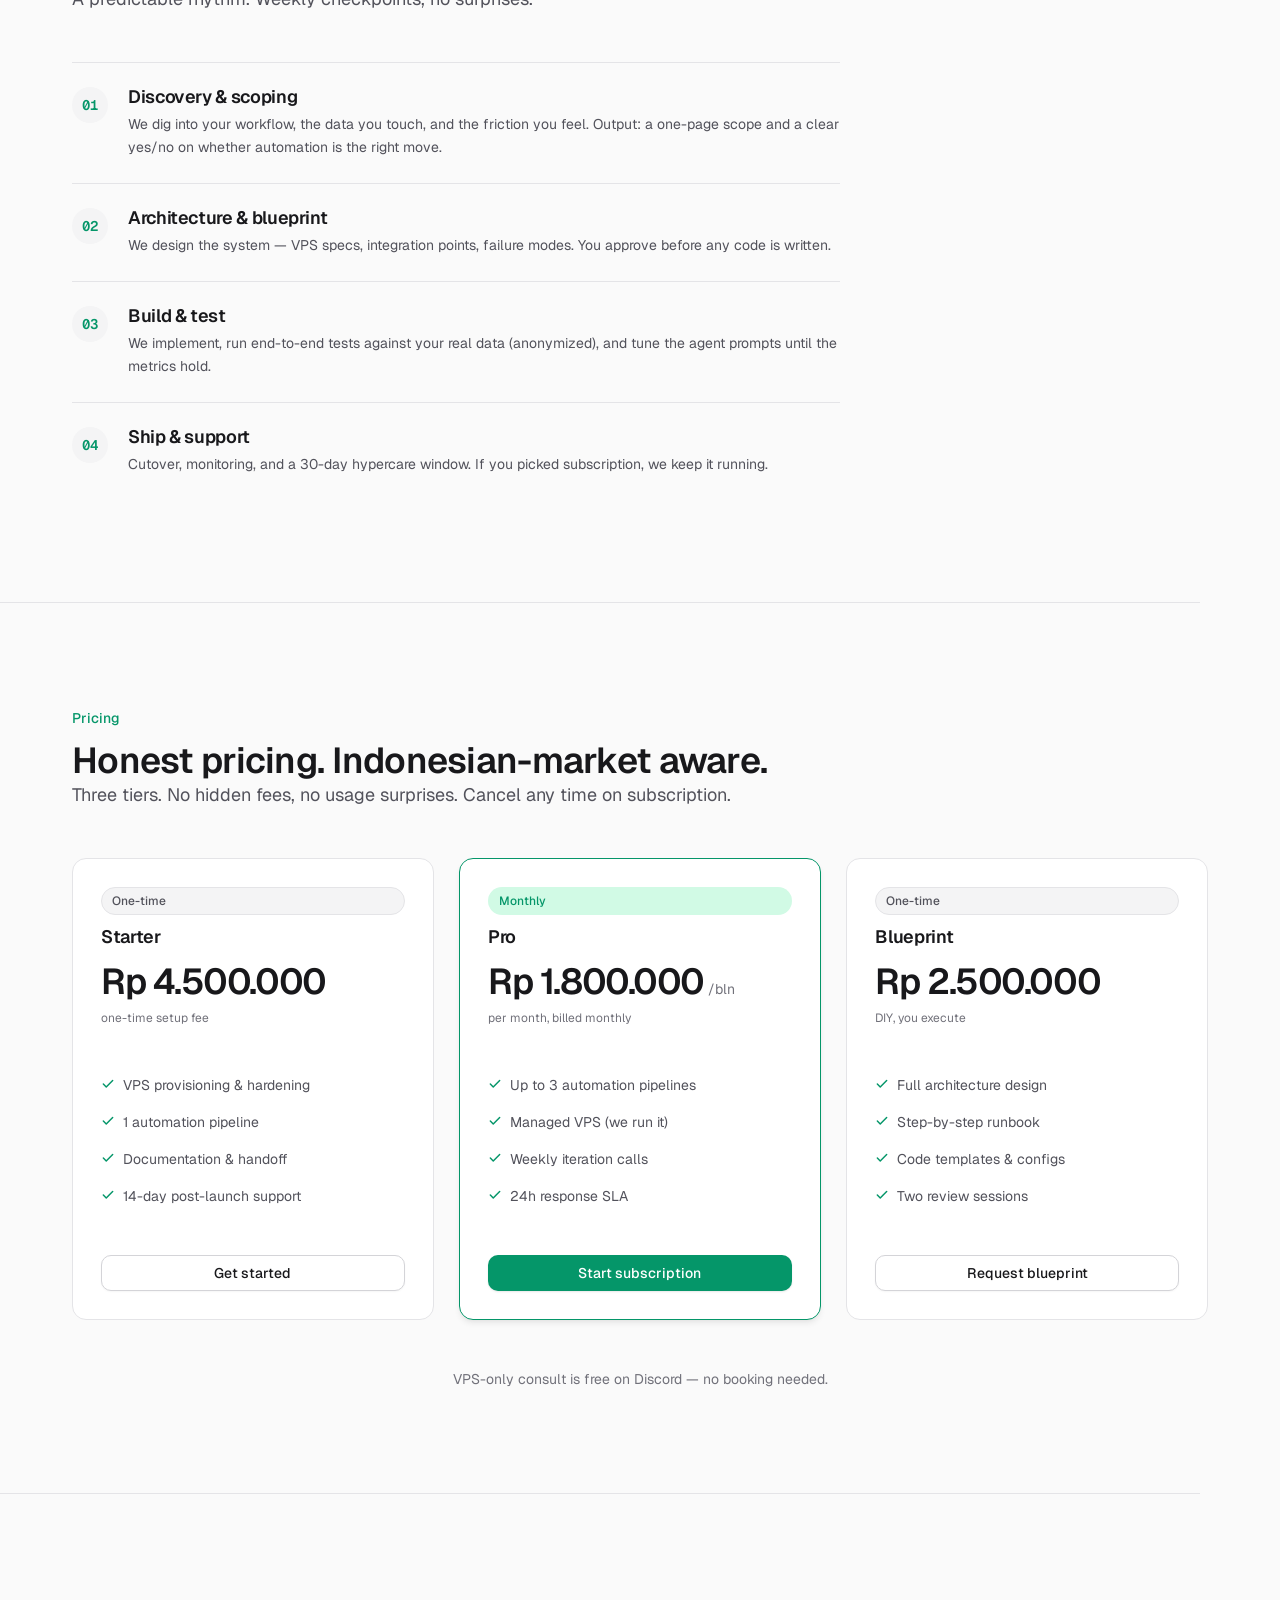
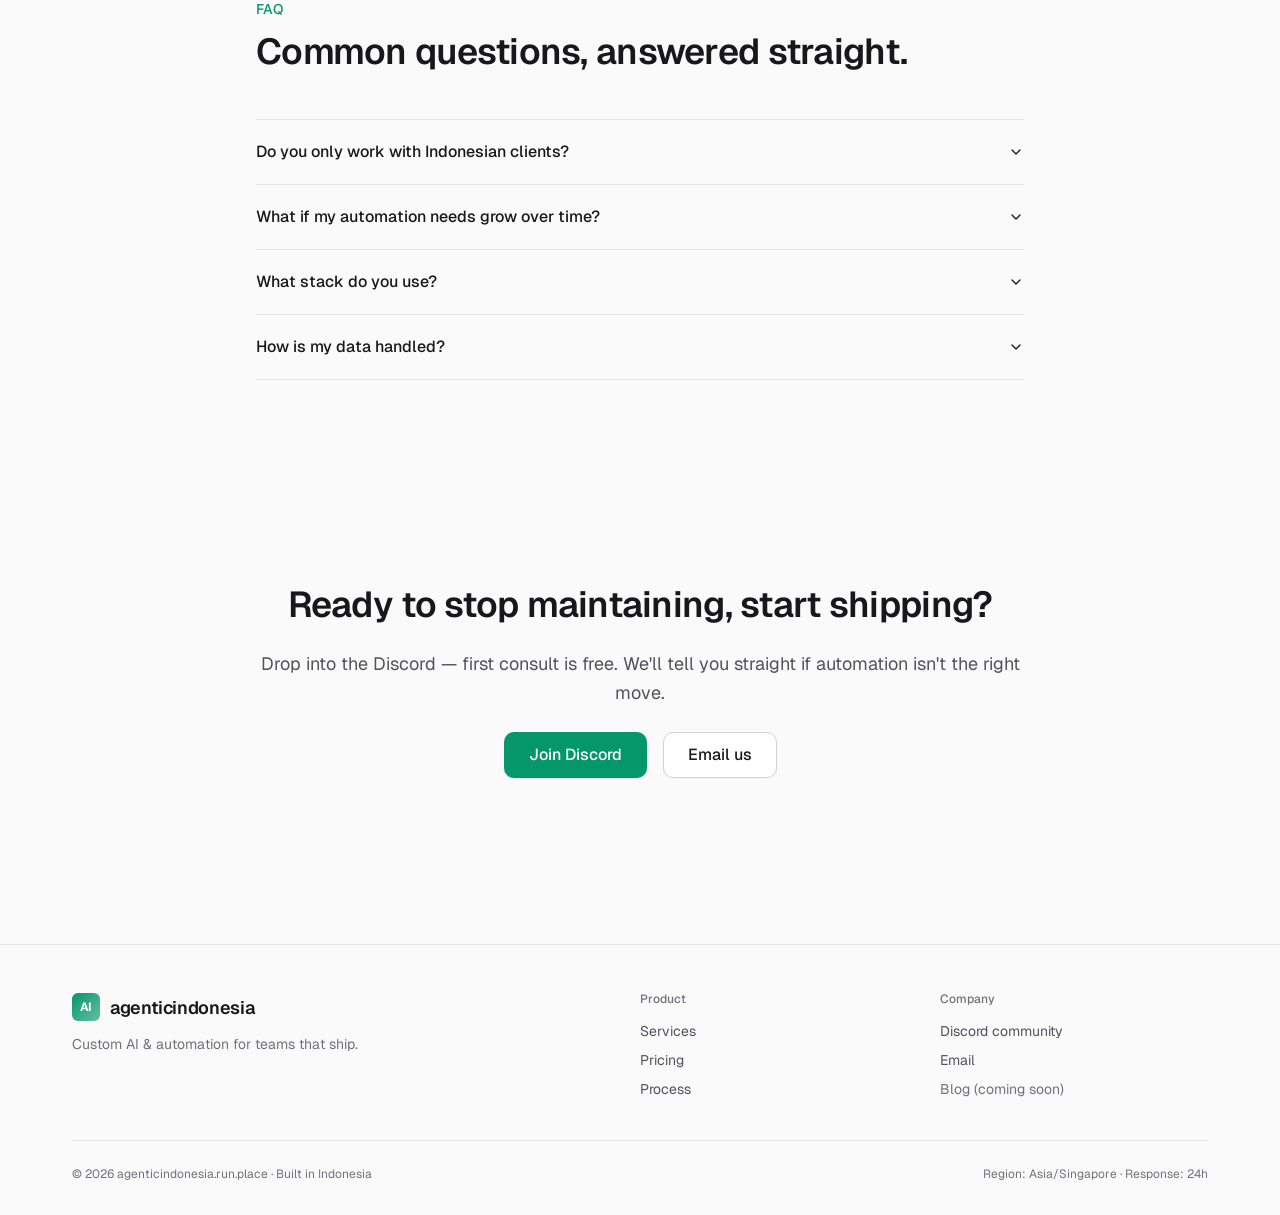
<file: prototype/index.html>
<!DOCTYPE html>
<html lang="en" data-theme="light">
<head>
  <meta charset="UTF-8" />
  <meta name="viewport" content="width=device-width, initial-scale=1.0" />
  <meta name="theme-color" content="#fafafa" media="(prefers-color-scheme: light)" />
  <meta name="theme-color" content="#09090b" media="(prefers-color-scheme: dark)" />
  <meta name="description" content="Custom AI automation, VPS setup, and execution blueprints for Indonesian teams." />
  <meta property="og:title" content="agenticindonesia.run.place" />
  <meta property="og:description" content="Custom AI automation, VPS setup, and execution blueprints. Free Discord consultation." />
  <meta property="og:type" content="website" />

  <title>agenticindonesia.run.place — Automation that ships, not stalls</title>

  <!-- Geist + Geist Mono via Vercel CDN -->
  <link rel="preconnect" href="https://fonts.googleapis.com" />
  <link rel="preconnect" href="https://fonts.gstatic.com" crossorigin />
  <link href="https://fonts.googleapis.com/css2?family=Geist:wght@400;500;600;700&family=Geist+Mono:wght@400;500&display=swap" rel="stylesheet" />

  <link rel="stylesheet" href="css/theme.css" />
</head>
<body>
  <a class="skip-link" href="#main">Skip to content</a>

  <!-- ============================================
       NAV
       ============================================ -->
  <header class="nav" role="banner">
    <div class="container nav__inner">
      <a href="/" class="nav__brand" aria-label="agenticindonesia home">
        <span class="nav__brand-mark" aria-hidden="true">AI</span>
        <span>agenticindonesia</span>
      </a>

      <nav aria-label="Primary">
        <ul class="nav__links">
          <li><a href="#services" data-i18n="nav.services">Services</a></li>
          <li><a href="#process" data-i18n="nav.process">Process</a></li>
          <li><a href="#pricing" data-i18n="nav.pricing">Pricing</a></li>
          <li><a href="#contact" data-i18n="nav.contact">Contact</a></li>
        </ul>
      </nav>

      <div class="nav__actions">
        <button class="btn btn--ghost btn--sm" data-lang-toggle aria-label="Toggle language">
          <svg width="16" height="16" viewBox="0 0 24 24" fill="none" stroke="currentColor" stroke-width="2" stroke-linecap="round" stroke-linejoin="round" aria-hidden="true"><circle cx="12" cy="12" r="10"/><path d="M2 12h20"/><path d="M12 2a15.3 15.3 0 0 1 4 10 15.3 15.3 0 0 1-4 10 15.3 15.3 0 0 1-4-10 15.3 15.3 0 0 1 4-10z"/></svg>
          <span data-lang-label>EN</span>
        </button>
        <button class="btn btn--ghost btn--sm" data-theme-toggle aria-label="Toggle theme">
          <svg class="theme-icon-light" width="16" height="16" viewBox="0 0 24 24" fill="none" stroke="currentColor" stroke-width="2" stroke-linecap="round" stroke-linejoin="round" aria-hidden="true"><circle cx="12" cy="12" r="5"/><line x1="12" y1="1" x2="12" y2="3"/><line x1="12" y1="21" x2="12" y2="23"/><line x1="4.22" y1="4.22" x2="5.64" y2="5.64"/><line x1="18.36" y1="18.36" x2="19.78" y2="19.78"/><line x1="1" y1="12" x2="3" y2="12"/><line x1="21" y1="12" x2="23" y2="12"/><line x1="4.22" y1="19.78" x2="5.64" y2="18.36"/><line x1="18.36" y1="5.64" x2="19.78" y2="4.22"/></svg>
        </button>
        <a class="btn btn--secondary btn--sm hidden md:flex" href="https://discord.gg/" target="_blank" rel="noopener noreferrer" data-i18n="nav.discord">Join Discord</a>
        <button class="btn btn--ghost btn--sm" data-nav-toggle aria-expanded="false" aria-label="Menu">
          <svg width="18" height="18" viewBox="0 0 24 24" fill="none" stroke="currentColor" stroke-width="2" stroke-linecap="round" stroke-linejoin="round" aria-hidden="true"><line x1="3" y1="6" x2="21" y2="6"/><line x1="3" y1="12" x2="21" y2="12"/><line x1="3" y1="18" x2="21" y2="18"/></svg>
        </button>
      </div>
    </div>

    <!-- Mobile menu -->
    <div class="container" data-nav-menu hidden style="display:none;">
      <ul style="list-style:none;padding:0 0 1rem;display:flex;flex-direction:column;gap:.75rem;">
        <li><a href="#services" data-i18n="nav.services">Services</a></li>
        <li><a href="#process" data-i18n="nav.process">Process</a></li>
        <li><a href="#pricing" data-i18n="nav.pricing">Pricing</a></li>
        <li><a href="#contact" data-i18n="nav.contact">Contact</a></li>
        <li><a class="btn btn--secondary btn--sm" href="https://discord.gg/" target="_blank" rel="noopener noreferrer" data-i18n="nav.discord">Join Discord</a></li>
      </ul>
    </div>
  </header>

  <main id="main">
    <!-- ============================================
         HERO
         ============================================ -->
    <section class="hero">
      <div class="container">
        <div class="hero__inner">
          <div>
            <span class="badge badge--accent">
              <span style="width:6px;height:6px;border-radius:50%;background:var(--accent);display:inline-block;"></span>
              <span data-i18n="hero.eyebrow">Custom AI & automation, done for you</span>
            </span>
            <h1 class="hero__title" style="margin-top:1rem;" data-i18n="hero.title">Automation that <em>ships</em>, not stalls.</h1>
            <p class="hero__sub" data-i18n="hero.sub">We design, deploy, and run AI agents and automation pipelines tailored to your business — or hand you a clean blueprint so you can build it yourself.</p>
            <div class="hero__cta">
              <a class="btn btn--primary btn--lg" href="#contact" data-i18n="hero.cta.primary">Book a free consult</a>
              <a class="btn btn--secondary btn--lg" href="#pricing" data-i18n="hero.cta.secondary">See pricing</a>
            </div>
            <div class="hero__meta">
              <span>
                <svg width="14" height="14" viewBox="0 0 24 24" fill="none" stroke="currentColor" stroke-width="2" stroke-linecap="round" stroke-linejoin="round" aria-hidden="true"><path d="M22 11.08V12a10 10 0 1 1-5.93-9.14"/><polyline points="22 4 12 14.01 9 11.01"/></svg>
                <span data-i18n="hero.meta.a">Free consult on Discord</span>
              </span>
              <span>
                <svg width="14" height="14" viewBox="0 0 24 24" fill="none" stroke="currentColor" stroke-width="2" stroke-linecap="round" stroke-linejoin="round" aria-hidden="true"><circle cx="12" cy="12" r="10"/><path d="M2 12h20"/></svg>
                <span data-i18n="hero.meta.b">EN · ID</span>
              </span>
              <span>
                <svg width="14" height="14" viewBox="0 0 24 24" fill="none" stroke="currentColor" stroke-width="2" stroke-linecap="round" stroke-linejoin="round" aria-hidden="true"><rect x="3" y="11" width="18" height="11" rx="2" ry="2"/><path d="M7 11V7a5 5 0 0 1 10 0v4"/></svg>
                <span data-i18n="hero.meta.c">No lock-in</span>
              </span>
            </div>
          </div>

          <!-- Terminal mockup -->
          <div class="terminal" aria-hidden="true">
            <div class="terminal__bar">
              <span class="terminal__dot"></span>
              <span class="terminal__dot"></span>
              <span class="terminal__dot"></span>
              <span class="terminal__title" data-i18n="terminal.title">agenticindonesia — ~/</span>
            </div>
            <div class="terminal__body">
              <div><span class="prompt" data-i18n="terminal.prompt.1">$ deploy automation/chat-bot.yml</span></div>
              <div><span class="comment" data-i18n="terminal.comment.1"># provisioning VPS (Singapore, 2 vCPU, 4GB)…</span></div>
              <div><span class="output" data-i18n="terminal.output.1">✓ VPS ready · 142s</span></div>
              <div style="margin-top:.5rem;"><span class="prompt" data-i18n="terminal.prompt.2">$ link client-whatsapp --tier hybrid</span></div>
              <div><span class="output" data-i18n="terminal.output.2">✓ blueprint synced · runbook published</span></div>
              <div style="margin-top:.5rem;"><span class="prompt" data-i18n="terminal.prompt.3">$ ship</span></div>
              <div><span class="output" data-i18n="terminal.output.3">✓ live · 1,247 conversations handled</span></div>
            </div>
          </div>
        </div>
      </div>
    </section>

    <!-- ============================================
         SERVICES
         ============================================ -->
    <section id="services" class="section">
      <div class="container">
        <div class="stack stack-lg">
          <div style="max-width:48rem;">
            <span class="eyebrow" data-i18n="services.eyebrow">What we do</span>
            <h2 data-i18n="services.title">Three ways we work together.</h2>
            <p class="lead" data-i18n="services.sub">Pick the engagement that fits your team. Mix and match — most clients start with one and grow.</p>
          </div>

          <div class="grid grid-3">
            <article class="card">
              <div class="card__icon">
                <svg width="20" height="20" viewBox="0 0 24 24" fill="none" stroke="currentColor" stroke-width="2" stroke-linecap="round" stroke-linejoin="round" aria-hidden="true"><path d="M21 12V7H5a2 2 0 0 1 0-4h14v4"/><path d="M3 5v14a2 2 0 0 0 2 2h16v-5"/><path d="M18 12a2 2 0 0 0 0 4h4v-4Z"/></svg>
              </div>
              <h3 class="card__title" data-i18n="services.s1.title">Subscription</h3>
              <p class="card__body" data-i18n="services.s1.body">We run your automation end-to-end on managed VPS. You focus on the business; we handle uptime, scaling, and iteration.</p>
            </article>

            <article class="card">
              <div class="card__icon">
                <svg width="20" height="20" viewBox="0 0 24 24" fill="none" stroke="currentColor" stroke-width="2" stroke-linecap="round" stroke-linejoin="round" aria-hidden="true"><path d="M14 2H6a2 2 0 0 0-2 2v16a2 2 0 0 0 2 2h12a2 2 0 0 0 2-2V8z"/><polyline points="14 2 14 8 20 8"/><line x1="9" y1="13" x2="15" y2="13"/><line x1="9" y1="17" x2="15" y2="17"/></svg>
              </div>
              <h3 class="card__title" data-i18n="services.s2.title">Blueprint only</h3>
              <p class="card__body" data-i18n="services.s2.body">We design the architecture, write the runbook, and hand it off. Your team executes on your own infrastructure.</p>
            </article>

            <article class="card">
              <div class="card__icon">
                <svg width="20" height="20" viewBox="0 0 24 24" fill="none" stroke="currentColor" stroke-width="2" stroke-linecap="round" stroke-linejoin="round" aria-hidden="true"><circle cx="12" cy="12" r="3"/><circle cx="12" cy="12" r="9"/><path d="M12 3v18"/><path d="M3 12h18"/></svg>
              </div>
              <h3 class="card__title" data-i18n="services.s3.title">Hybrid</h3>
              <p class="card__body" data-i18n="services.s3.body">Best of both — we build the foundation and stay on call for the parts you don't want to operate yourself.</p>
            </article>

            <article class="card" style="grid-column:1/-1;">
              <div class="flex items-center gap-md" style="flex-wrap:wrap;">
                <div class="card__icon" style="margin-bottom:0;flex-shrink:0;">
                  <svg width="20" height="20" viewBox="0 0 24 24" fill="none" stroke="currentColor" stroke-width="2" stroke-linecap="round" stroke-linejoin="round" aria-hidden="true"><path d="M21 11.5a8.38 8.38 0 0 1-.9 3.8 8.5 8.5 0 0 1-7.6 4.7 8.38 8.38 0 0 1-3.8-.9L3 21l1.9-5.7a8.38 8.38 0 0 1-.9-3.8 8.5 8.5 0 0 1 4.7-7.6 8.38 8.38 0 0 1 3.8-.9h.5a8.48 8.48 0 0 1 8 8v.5z"/></svg>
                </div>
                <div style="flex:1;min-width:240px;">
                  <h3 class="card__title" data-i18n="services.s4.title">VPS consult</h3>
                  <p class="card__body" data-i18n="services.s4.body">Need help picking the right VPS, region, or stack? Free 30-minute slot on Discord. No upsell.</p>
                </div>
              </div>
            </article>
          </div>
        </div>
      </div>
    </section>

    <hr class="divider container" />

    <!-- ============================================
         PROCESS
         ============================================ -->
    <section id="process" class="section">
      <div class="container">
        <div class="stack stack-lg">
          <div style="max-width:48rem;">
            <span class="eyebrow" data-i18n="process.eyebrow">How we work</span>
            <h2 data-i18n="process.title">From kickoff to ship in 14 days.</h2>
            <p class="lead" data-i18n="process.sub">A predictable rhythm. Weekly checkpoints, no surprises.</p>
          </div>

          <div style="max-width:48rem;">
            <div class="process-step">
              <div class="process-step__num">01</div>
              <div>
                <h3 class="process-step__title" data-i18n="process.p1.title">Discovery & scoping</h3>
                <p class="process-step__body" data-i18n="process.p1.body">We dig into your workflow, the data you touch, and the friction you feel. Output: a one-page scope and a clear yes/no on whether automation is the right move.</p>
              </div>
            </div>
            <div class="process-step">
              <div class="process-step__num">02</div>
              <div>
                <h3 class="process-step__title" data-i18n="process.p2.title">Architecture & blueprint</h3>
                <p class="process-step__body" data-i18n="process.p2.body">We design the system — VPS specs, integration points, failure modes. You approve before any code is written.</p>
              </div>
            </div>
            <div class="process-step">
              <div class="process-step__num">03</div>
              <div>
                <h3 class="process-step__title" data-i18n="process.p3.title">Build & test</h3>
                <p class="process-step__body" data-i18n="process.p3.body">We implement, run end-to-end tests against your real data (anonymized), and tune the agent prompts until the metrics hold.</p>
              </div>
            </div>
            <div class="process-step">
              <div class="process-step__num">04</div>
              <div>
                <h3 class="process-step__title" data-i18n="process.p4.title">Ship & support</h3>
                <p class="process-step__body" data-i18n="process.p4.body">Cutover, monitoring, and a 30-day hypercare window. If you picked subscription, we keep it running.</p>
              </div>
            </div>
          </div>
        </div>
      </div>
    </section>

    <hr class="divider container" />

    <!-- ============================================
         PRICING
         ============================================ -->
    <section id="pricing" class="section">
      <div class="container">
        <div class="stack stack-lg">
          <div style="max-width:48rem;">
            <span class="eyebrow" data-i18n="pricing.eyebrow">Pricing</span>
            <h2 data-i18n="pricing.title">Honest pricing. Indonesian-market aware.</h2>
            <p class="lead" data-i18n="pricing.sub">Three tiers. No hidden fees, no usage surprises. Cancel any time on subscription.</p>
          </div>

          <div class="grid grid-3">
            <!-- Starter -->
            <article class="card card--pricing">
              <span class="badge" data-i18n="pricing.p1.tag">One-time</span>
              <h3 class="card__title" style="margin-top:.75rem;" data-i18n="pricing.p1.name">Starter</h3>
              <div><span class="price" data-i18n="pricing.p1.price">Rp 4.500.000</span></div>
              <div class="price-note" data-i18n="pricing.p1.note">one-time setup fee</div>
              <ul>
                <li><svg width="14" height="14" viewBox="0 0 24 24" fill="none" stroke="currentColor" stroke-width="2.5" stroke-linecap="round" stroke-linejoin="round" aria-hidden="true"><polyline points="20 6 9 17 4 12"/></svg><span data-i18n="pricing.p1.f1">VPS provisioning & hardening</span></li>
                <li><svg width="14" height="14" viewBox="0 0 24 24" fill="none" stroke="currentColor" stroke-width="2.5" stroke-linecap="round" stroke-linejoin="round" aria-hidden="true"><polyline points="20 6 9 17 4 12"/></svg><span data-i18n="pricing.p1.f2">1 automation pipeline</span></li>
                <li><svg width="14" height="14" viewBox="0 0 24 24" fill="none" stroke="currentColor" stroke-width="2.5" stroke-linecap="round" stroke-linejoin="round" aria-hidden="true"><polyline points="20 6 9 17 4 12"/></svg><span data-i18n="pricing.p1.f3">Documentation & handoff</span></li>
                <li><svg width="14" height="14" viewBox="0 0 24 24" fill="none" stroke="currentColor" stroke-width="2.5" stroke-linecap="round" stroke-linejoin="round" aria-hidden="true"><polyline points="20 6 9 17 4 12"/></svg><span data-i18n="pricing.p1.f4">14-day post-launch support</span></li>
              </ul>
              <a href="#contact" class="btn btn--secondary mt-md" data-i18n="pricing.p1.cta">Get started</a>
            </article>

            <!-- Pro (featured) -->
            <article class="card card--pricing featured">
              <span class="badge badge--accent" data-i18n="pricing.p2.tag">Monthly</span>
              <h3 class="card__title" style="margin-top:.75rem;" data-i18n="pricing.p2.name">Pro</h3>
              <div><span class="price" data-i18n="pricing.p2.price">Rp 1.800.000</span><span class="price-unit">/bln</span></div>
              <div class="price-note" data-i18n="pricing.p2.note">per month, billed monthly</div>
              <ul>
                <li><svg width="14" height="14" viewBox="0 0 24 24" fill="none" stroke="currentColor" stroke-width="2.5" stroke-linecap="round" stroke-linejoin="round" aria-hidden="true"><polyline points="20 6 9 17 4 12"/></svg><span data-i18n="pricing.p2.f1">Up to 3 automation pipelines</span></li>
                <li><svg width="14" height="14" viewBox="0 0 24 24" fill="none" stroke="currentColor" stroke-width="2.5" stroke-linecap="round" stroke-linejoin="round" aria-hidden="true"><polyline points="20 6 9 17 4 12"/></svg><span data-i18n="pricing.p2.f2">Managed VPS (we run it)</span></li>
                <li><svg width="14" height="14" viewBox="0 0 24 24" fill="none" stroke="currentColor" stroke-width="2.5" stroke-linecap="round" stroke-linejoin="round" aria-hidden="true"><polyline points="20 6 9 17 4 12"/></svg><span data-i18n="pricing.p2.f3">Weekly iteration calls</span></li>
                <li><svg width="14" height="14" viewBox="0 0 24 24" fill="none" stroke="currentColor" stroke-width="2.5" stroke-linecap="round" stroke-linejoin="round" aria-hidden="true"><polyline points="20 6 9 17 4 12"/></svg><span data-i18n="pricing.p2.f4">24h response SLA</span></li>
              </ul>
              <a href="#contact" class="btn btn--primary mt-md" data-i18n="pricing.p2.cta">Start subscription</a>
            </article>

            <!-- Blueprint -->
            <article class="card card--pricing">
              <span class="badge" data-i18n="pricing.p3.tag">One-time</span>
              <h3 class="card__title" style="margin-top:.75rem;" data-i18n="pricing.p3.name">Blueprint</h3>
              <div><span class="price" data-i18n="pricing.p3.price">Rp 2.500.000</span></div>
              <div class="price-note" data-i18n="pricing.p3.note">DIY, you execute</div>
              <ul>
                <li><svg width="14" height="14" viewBox="0 0 24 24" fill="none" stroke="currentColor" stroke-width="2.5" stroke-linecap="round" stroke-linejoin="round" aria-hidden="true"><polyline points="20 6 9 17 4 12"/></svg><span data-i18n="pricing.p3.f1">Full architecture design</span></li>
                <li><svg width="14" height="14" viewBox="0 0 24 24" fill="none" stroke="currentColor" stroke-width="2.5" stroke-linecap="round" stroke-linejoin="round" aria-hidden="true"><polyline points="20 6 9 17 4 12"/></svg><span data-i18n="pricing.p3.f2">Step-by-step runbook</span></li>
                <li><svg width="14" height="14" viewBox="0 0 24 24" fill="none" stroke="currentColor" stroke-width="2.5" stroke-linecap="round" stroke-linejoin="round" aria-hidden="true"><polyline points="20 6 9 17 4 12"/></svg><span data-i18n="pricing.p3.f3">Code templates & configs</span></li>
                <li><svg width="14" height="14" viewBox="0 0 24 24" fill="none" stroke="currentColor" stroke-width="2.5" stroke-linecap="round" stroke-linejoin="round" aria-hidden="true"><polyline points="20 6 9 17 4 12"/></svg><span data-i18n="pricing.p3.f4">Two review sessions</span></li>
              </ul>
              <a href="#contact" class="btn btn--secondary mt-md" data-i18n="pricing.p3.cta">Request blueprint</a>
            </article>
          </div>

          <p class="text-subtle" style="font-size:var(--text-sm);text-align:center;" data-i18n="pricing.p4.note">VPS-only consult is free on Discord — no booking needed.</p>
        </div>
      </div>
    </section>

    <hr class="divider container" />

    <!-- ============================================
         FAQ
         ============================================ -->
    <section class="section">
      <div class="container">
        <div style="max-width:48rem;margin-inline:auto;">
          <div class="stack stack-lg">
            <div>
              <span class="eyebrow" data-i18n="faq.eyebrow">FAQ</span>
              <h2 data-i18n="faq.title">Common questions, answered straight.</h2>
            </div>

            <div class="faq">
              <details>
                <summary data-i18n="faq.q1.q">Do you only work with Indonesian clients?</summary>
                <p class="faq__answer" data-i18n="faq.q1.a">No. We work in English and Bahasa Indonesia.</p>
              </details>
              <details>
                <summary data-i18n="faq.q2.q">What if my automation needs grow over time?</summary>
                <p class="faq__answer" data-i18n="faq.q2.a">That's normal. Subscription tier can scale.</p>
              </details>
              <details>
                <summary data-i18n="faq.q3.q">What stack do you use?</summary>
                <p class="faq__answer" data-i18n="faq.q3.a">Pragmatically. We pick tools that fit the job.</p>
              </details>
              <details>
                <summary data-i18n="faq.q4.q">How is my data handled?</summary>
                <p class="faq__answer" data-i18n="faq.q4.a">We sign DPAs, never train on your data.</p>
              </details>
            </div>
          </div>
        </div>
      </div>
    </section>

    <!-- ============================================
         CTA
         ============================================ -->
    <section id="contact" class="section">
      <div class="container">
        <div style="max-width:48rem;margin-inline:auto;text-align:center;">
          <div class="stack stack-md">
            <h2 data-i18n="cta.title">Ready to stop maintaining, start shipping?</h2>
            <p class="lead" style="margin-inline:auto;" data-i18n="cta.sub">Drop into the Discord — first consult is free.</p>
            <div class="flex gap-md items-center justify-between" style="justify-content:center;flex-wrap:wrap;">
              <a class="btn btn--primary btn--lg" href="https://discord.gg/" target="_blank" rel="noopener noreferrer" data-i18n="cta.primary">Join Discord</a>
              <a class="btn btn--secondary btn--lg" href="mailto:hello@agenticindonesia.run.place" data-i18n="cta.secondary">Email us</a>
            </div>
          </div>
        </div>
      </div>
    </section>
  </main>

  <!-- ============================================
       FOOTER
       ============================================ -->
  <footer class="footer" role="contentinfo">
    <div class="container">
      <div class="footer__grid">
        <div>
          <div class="nav__brand" style="margin-bottom:.75rem;">
            <span class="nav__brand-mark" aria-hidden="true">AI</span>
            <span>agenticindonesia</span>
          </div>
          <p class="text-subtle" style="max-width:32ch;" data-i18n="footer.tag">Custom AI & automation for teams that ship.</p>
        </div>

        <div>
          <h6 class="footer__title" data-i18n="footer.product">Product</h6>
          <ul class="footer__links">
            <li><a href="#services" data-i18n="footer.product.s">Services</a></li>
            <li><a href="#pricing" data-i18n="footer.product.p">Pricing</a></li>
            <li><a href="#process" data-i18n="footer.product.c">Process</a></li>
          </ul>
        </div>

        <div>
          <h6 class="footer__title" data-i18n="footer.company">Company</h6>
          <ul class="footer__links">
            <li><a href="https://discord.gg/" target="_blank" rel="noopener noreferrer" data-i18n="footer.company.d">Discord community</a></li>
            <li><a href="mailto:hello@agenticindonesia.run.place" data-i18n="footer.company.e">Email</a></li>
            <li><span class="text-subtle" data-i18n="footer.company.b">Blog (coming soon)</span></li>
          </ul>
        </div>
      </div>

      <div class="footer__bottom">
        <span data-i18n="footer.legal">© 2026 agenticindonesia.run.place · Built in Indonesia</span>
        <span data-i18n="footer.region">Region: Asia/Singapore · Response: 24h</span>
      </div>
    </div>
  </footer>

  <script src="js/app.js"></script>
</body>
</html>
</file>
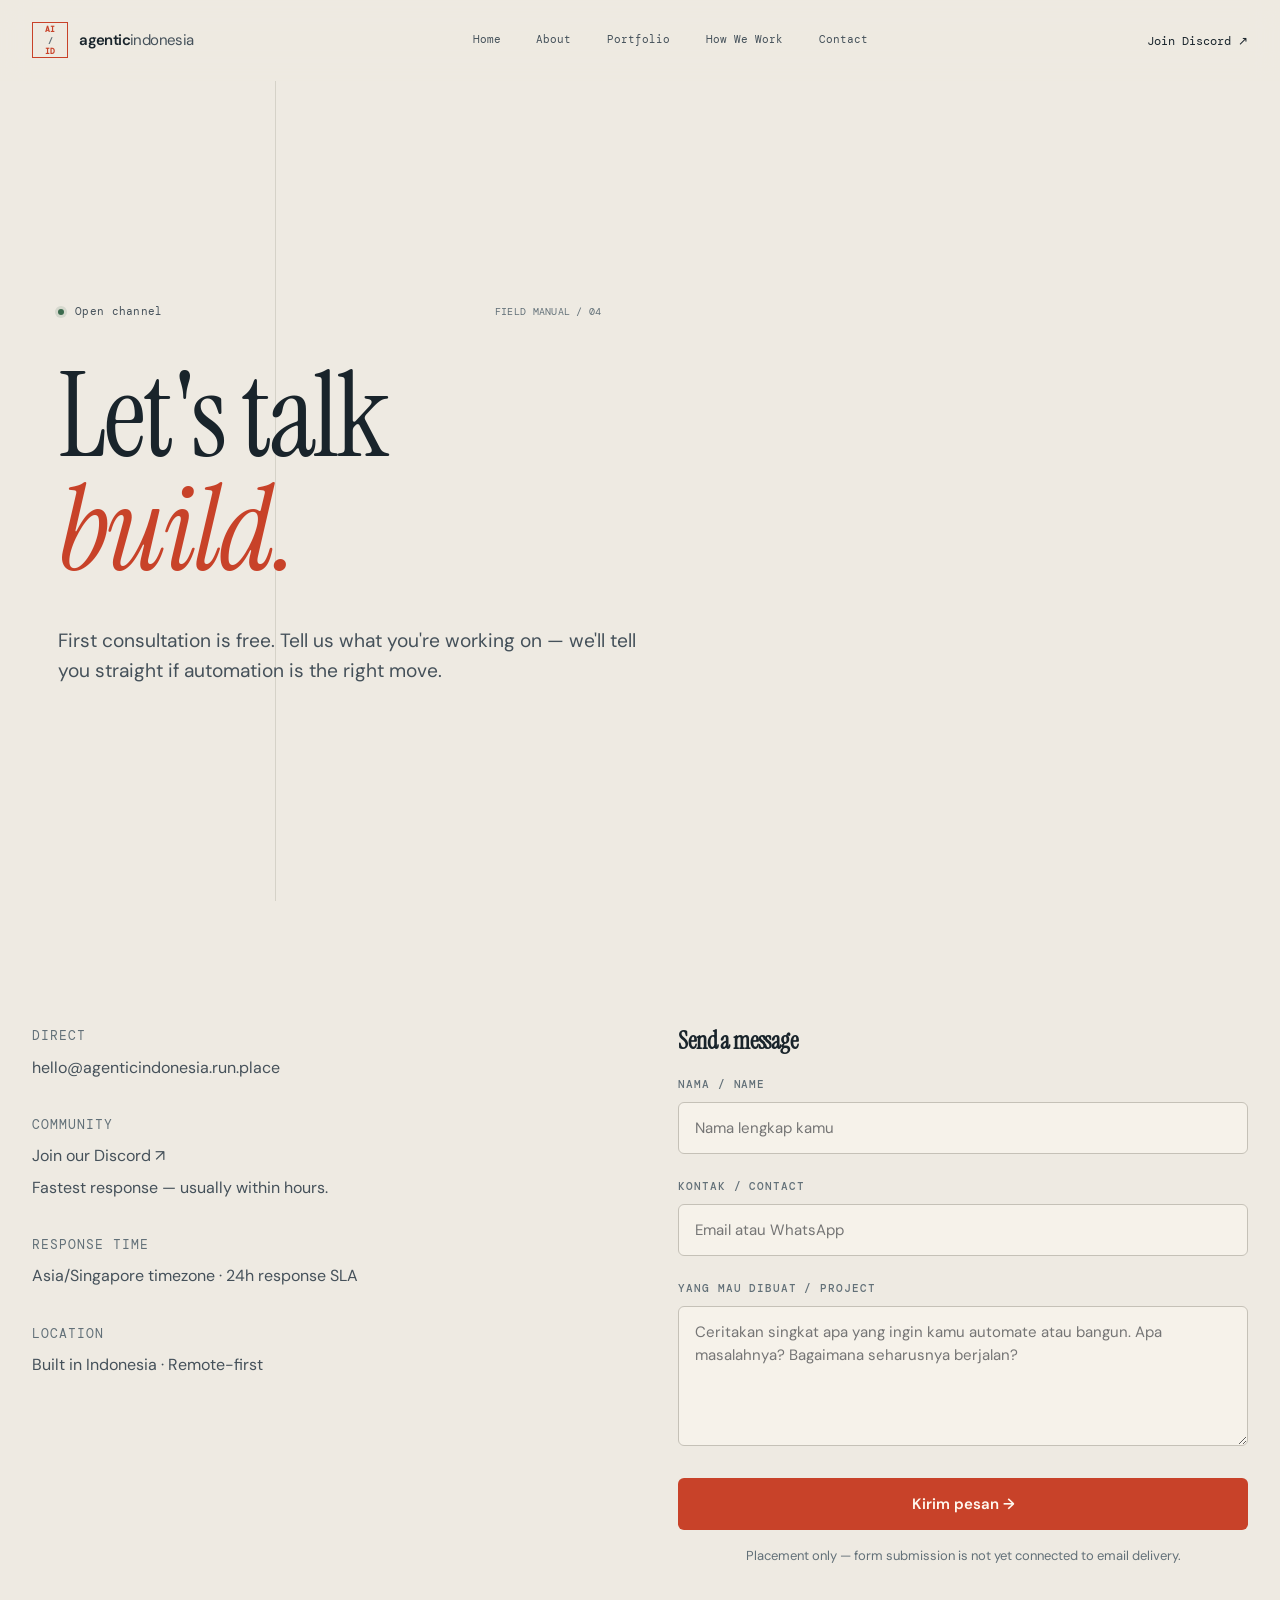
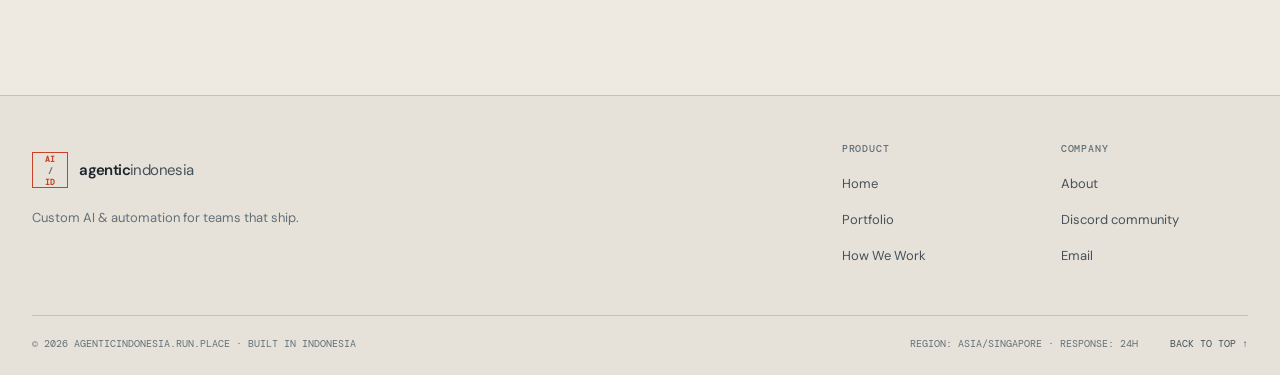
<file: contact.html>
<!doctype html>
<html lang="en" data-theme="dark">
<head>
  <meta charset="utf-8">
  <meta name="viewport" content="width=device-width, initial-scale=1">
  <meta name="description" content="Contact agenticindonesia — Start your automation project.">
  <meta name="theme-color" content="#111a23">
  <meta name="color-scheme" content="dark light">
  <meta property="og:title" content="Contact — agenticindonesia">
  <meta property="og:description" content="Tell us about your project. First consultation is free.">
  <meta property="og:type" content="website">
  <title>Contact — agenticindonesia</title>
  <link rel="preconnect" href="https://fonts.googleapis.com">
  <link rel="preconnect" href="https://fonts.gstatic.com" crossorigin>
  <link href="https://fonts.googleapis.com/css2?family=DM+Mono:wght@400;500;600&family=DM+Sans:wght@400;500;600;700&family=Instrument+Serif:ital@0;1&display=swap" rel="stylesheet">
  <link rel="stylesheet" href="css/theme.css">
  <link rel="stylesheet" href="css/animations.css">
  <style>
    .contact-layout {
      display: grid;
      grid-template-columns: 1fr 1fr;
      gap: clamp(3rem, 6vw, 6rem);
      align-items: start;
    }
    @media (max-width: 768px) {
      .contact-layout { grid-template-columns: 1fr; }
    }
    .form-field {
      display: flex;
      flex-direction: column;
      gap: 0.5rem;
      margin-block-end: 1.5rem;
    }
    .form-field label {
      font-family: var(--font-mono);
      font-size: 0.6875rem;
      font-weight: 500;
      letter-spacing: 0.08em;
      text-transform: uppercase;
      color: var(--ink-faint);
    }
    .form-field input,
    .form-field textarea {
      width: 100%;
      padding: 0.875rem 1rem;
      background: var(--surface);
      border: 1px solid var(--line);
      border-radius: 6px;
      color: var(--ink);
      font-family: var(--font-sans);
      font-size: 0.9375rem;
      line-height: 1.5;
      transition: border-color 160ms ease, box-shadow 160ms ease;
      outline: none;
      resize: vertical;
    }
    .form-field input:focus,
    .form-field textarea:focus {
      border-color: var(--accent);
      box-shadow: 0 0 0 3px var(--accent-soft);
    }
    .form-field textarea {
      min-height: 140px;
    }
    .form-submit {
      width: 100%;
      padding: 0.875rem 1.5rem;
      background: var(--accent);
      color: var(--on-accent);
      border: none;
      border-radius: 6px;
      font-family: var(--font-sans);
      font-size: 0.9375rem;
      font-weight: 600;
      cursor: pointer;
      transition: background 160ms ease, transform 120ms ease;
      margin-block-start: 0.5rem;
    }
    .form-submit:hover { background: var(--accent-bright); }
    .form-submit:active { transform: scale(0.98); }
    .form-note {
      margin-block-start: 1rem;
      font-size: 0.8125rem;
      color: var(--ink-faint);
      text-align: center;
    }
    .contact-info-stack {
      display: flex;
      flex-direction: column;
      gap: 2rem;
    }
    .info-block h3 {
      font-size: 0.8125rem;
      font-family: var(--font-mono);
      text-transform: uppercase;
      letter-spacing: 0.08em;
      color: var(--ink-faint);
      margin-block-end: 0.75rem;
    }
    .info-block a,
    .info-block p {
      font-size: 1rem;
      color: var(--ink-soft);
      text-decoration: none;
      display: block;
      margin-block-end: 0.35rem;
    }
    .info-block a:hover { color: var(--accent); }
  </style>
</head>
<body>
  <a class="skip-link" href="#main">Skip to content</a>
  <div class="page-field" aria-hidden="true"></div>
  <div class="noise" aria-hidden="true"></div>

  <header class="site-header" id="top">
    <div class="shell header-inner">
      <a class="wordmark" href="index.html" aria-label="agenticindonesia — back to home">
        <span class="wordmark-mark" aria-hidden="true">AI<span>/</span>ID</span>
        <span class="wordmark-name">agentic<span>indonesia</span></span>
      </a>
      <nav class="desktop-nav" aria-label="Main navigation">
        <ul>
          <li><a href="index.html">Home</a></li>
          <li><a href="about-us.html">About</a></li>
          <li><a href="portfolio.html">Portfolio</a></li>
          <li><a href="how-we-work.html">How We Work</a></li>
          <li><a href="#contact">Contact</a></li>
        </ul>
      </nav>
      <div class="header-actions">
        <a class="text-link" href="https://discord.gg/" target="_blank" rel="noopener noreferrer">Join Discord ↗</a>
        <button class="menu-button" type="button" aria-label="Open menu" aria-expanded="false" aria-controls="mobile-navigation">
          <span class="menu-label">Menu</span>
          <span class="menu-icon" aria-hidden="true"><i></i><i></i></span>
        </button>
      </div>
    </div>
    <nav class="mobile-nav" id="mobile-navigation" aria-label="Mobile navigation" data-nav-menu hidden>
      <div class="shell mobile-nav-inner">
        <ol>
          <li><a href="index.html">Home <span>00</span></a></li>
          <li><a href="about-us.html">About <span>01</span></a></li>
          <li><a href="portfolio.html">Portfolio <span>02</span></a></li>
          <li><a href="how-we-work.html">How We Work <span>03</span></a></li>
          <li><a href="#contact">Contact <span>04</span></a></li>
        </ol>
        <a class="text-link" href="https://discord.gg/" target="_blank" rel="noopener noreferrer">Join Discord ↗</a>
      </div>
    </nav>
  </header>

  <main id="main" tabindex="-1">

    <section class="hero shell" aria-labelledby="contact-hero-title">
      <div class="hero-copy page-load">
        <p class="hero-kicker">
          <span class="status-dot" aria-hidden="true"></span>
          <span>Open channel</span>
          <span class="hero-edition">Field manual / 04</span>
        </p>
        <h1 id="contact-hero-title">Let's talk <em>build.</em></h1>
        <p class="hero-intro">First consultation is free. Tell us what you're working on — we'll tell you straight if automation is the right move.</p>
      </div>
    </section>

    <section class="section" id="contact" aria-labelledby="contact-form-title">
      <div class="shell">
        <div class="contact-layout">

          <!-- Contact Info -->
          <div class="contact-info-stack page-load">
            <div class="info-block">
              <h3>Direct</h3>
              <a href="mailto:hello@agenticindonesia.run.place">hello@agenticindonesia.run.place</a>
            </div>
            <div class="info-block">
              <h3>Community</h3>
              <a href="https://discord.gg/" target="_blank" rel="noopener noreferrer">Join our Discord ↗</a>
              <p>Fastest response — usually within hours.</p>
            </div>
            <div class="info-block">
              <h3>Response time</h3>
              <p>Asia/Singapore timezone · 24h response SLA</p>
            </div>
            <div class="info-block">
              <h3>Location</h3>
              <p>Built in Indonesia · Remote-first</p>
            </div>
          </div>

          <!-- Contact Form -->
          <div class="page-load">
            <h2 id="contact-form-title" style="font-size:1.5rem;font-weight:600;margin-block-end:1.5rem;">Send a message</h2>
            <form id="contact-form" novalidate>
              <div class="form-field">
                <label for="name">Nama / Name</label>
                <input type="text" id="name" name="name" placeholder="Nama lengkap kamu" autocomplete="name" required>
              </div>
              <div class="form-field">
                <label for="contact">Kontak / Contact</label>
                <input type="text" id="contact" name="contact" placeholder="Email atau WhatsApp" autocomplete="email" required>
              </div>
              <div class="form-field">
                <label for="project">Yang mau dibuat / Project</label>
                <textarea id="project" name="project" placeholder="Ceritakan singkat apa yang ingin kamu automate atau bangun. Apa masalahnya? Bagaimana seharusnya berjalan?" required></textarea>
              </div>
              <button type="submit" class="form-submit">Kirim pesan →</button>
              <p class="form-note">Placement only — form submission is not yet connected to email delivery.</p>
            </form>
          </div>

        </div>
      </div>
    </section>

  </main>

  <footer class="site-footer">
    <div class="shell">
      <div class="footer-top">
        <div class="footer-identity">
          <a class="wordmark footer-wordmark" href="#top" aria-label="agenticindonesia — back to top">
            <span class="wordmark-mark" aria-hidden="true">AI<span>/</span>ID</span>
            <span class="wordmark-name">agentic<span>indonesia</span></span>
          </a>
          <p>Custom AI &amp; automation for teams that ship.</p>
        </div>
        <div class="footer-links">
          <div>
            <h2 class="footer-heading">Product</h2>
            <ul>
              <li><a href="index.html">Home</a></li>
              <li><a href="portfolio.html">Portfolio</a></li>
              <li><a href="how-we-work.html">How We Work</a></li>
            </ul>
          </div>
          <div>
            <h2 class="footer-heading">Company</h2>
            <ul>
              <li><a href="about-us.html">About</a></li>
              <li><a href="https://discord.gg/" target="_blank" rel="noopener noreferrer">Discord community</a></li>
              <li><a href="mailto:hello@agenticindonesia.run.place">Email</a></li>
            </ul>
          </div>
        </div>
      </div>
      <div class="footer-bottom">
        <p>© 2026 agenticindonesia.run.place · Built in Indonesia</p>
        <p>Region: Asia/Singapore · Response: 24h</p>
        <a href="#top">Back to top ↑</a>
      </div>
    </div>
  </footer>

  <script src="js/app.js"></script>
  <script>
    document.getElementById('contact-form').addEventListener('submit', function(e) {
      e.preventDefault();
      const name = document.getElementById('name').value.trim();
      const contact = document.getElementById('contact').value.trim();
      const project = document.getElementById('project').value.trim();
      if (!name || !contact || !project) return;
      const btn = this.querySelector('.form-submit');
      btn.textContent = '✓ Message placed (placement only)';
      btn.disabled = true;
      btn.style.background = 'var(--status)';
    });
  </script>
</body>
</html>
</file>
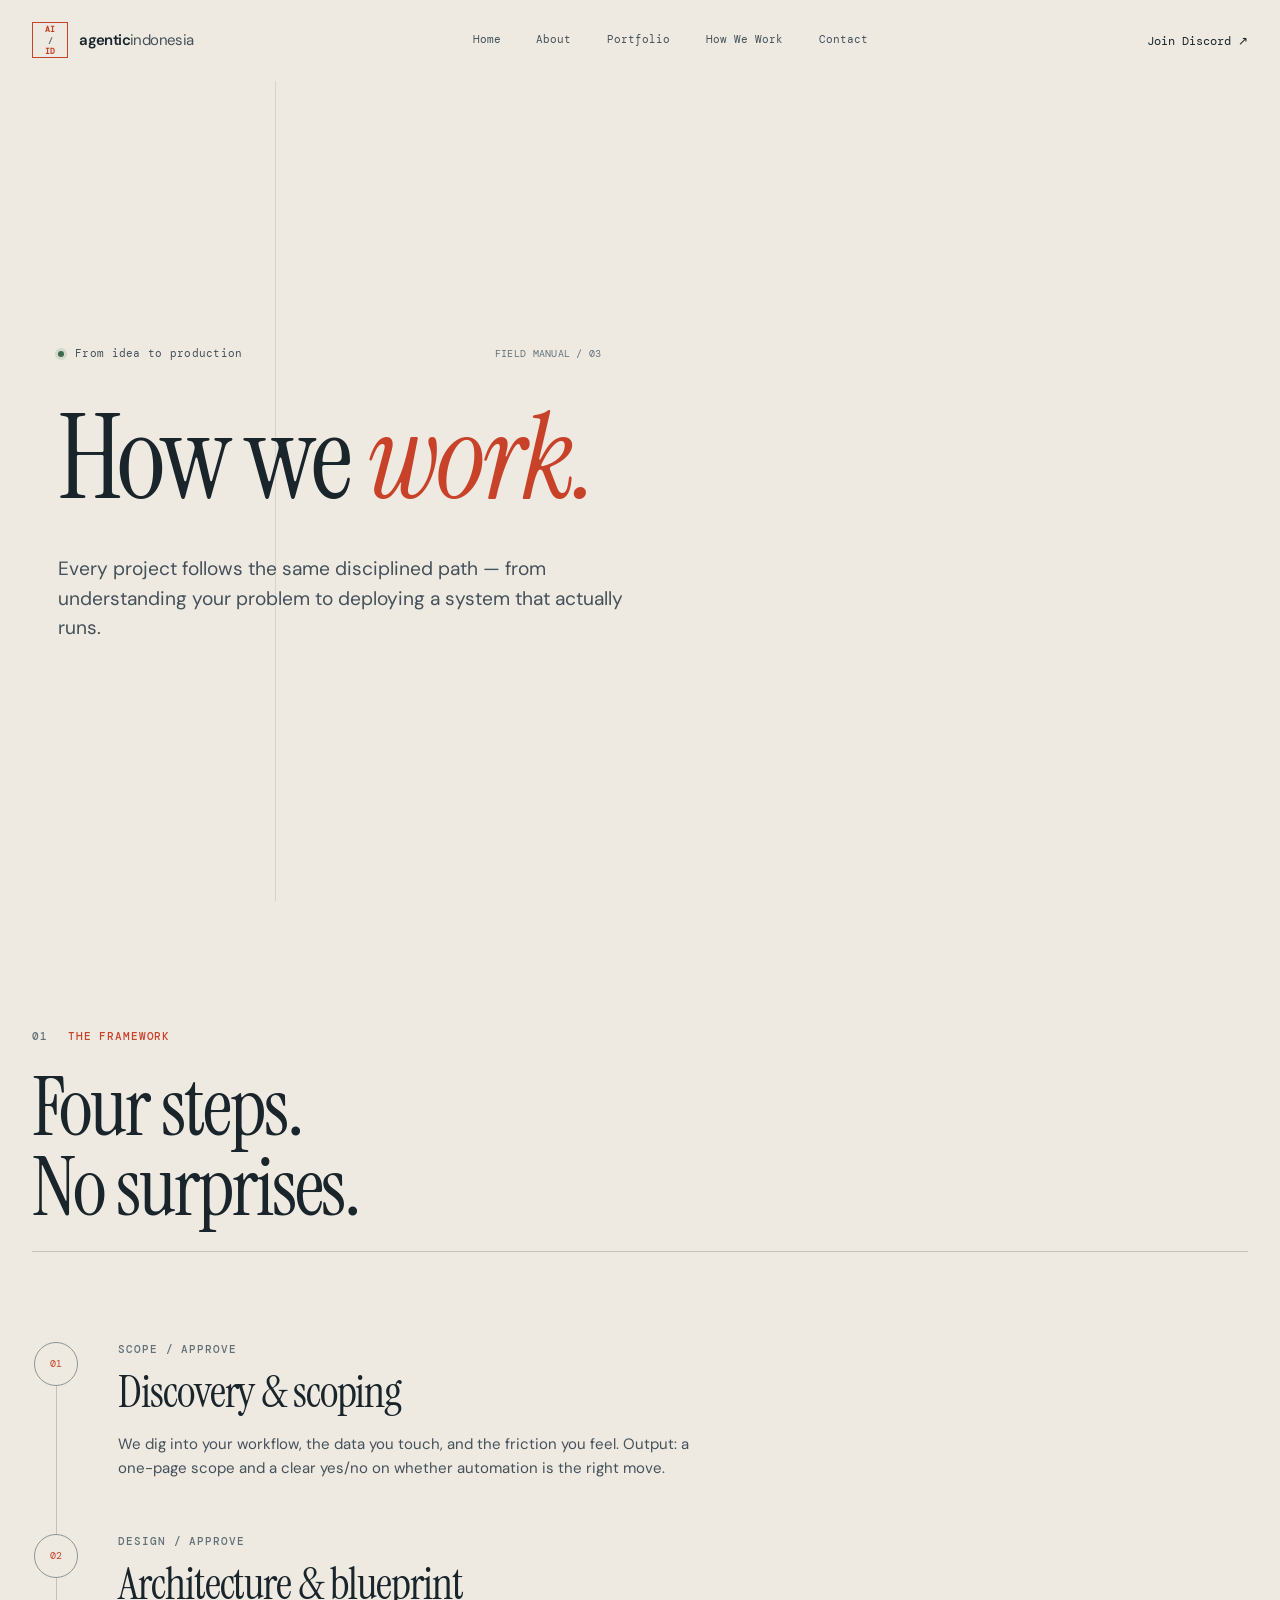
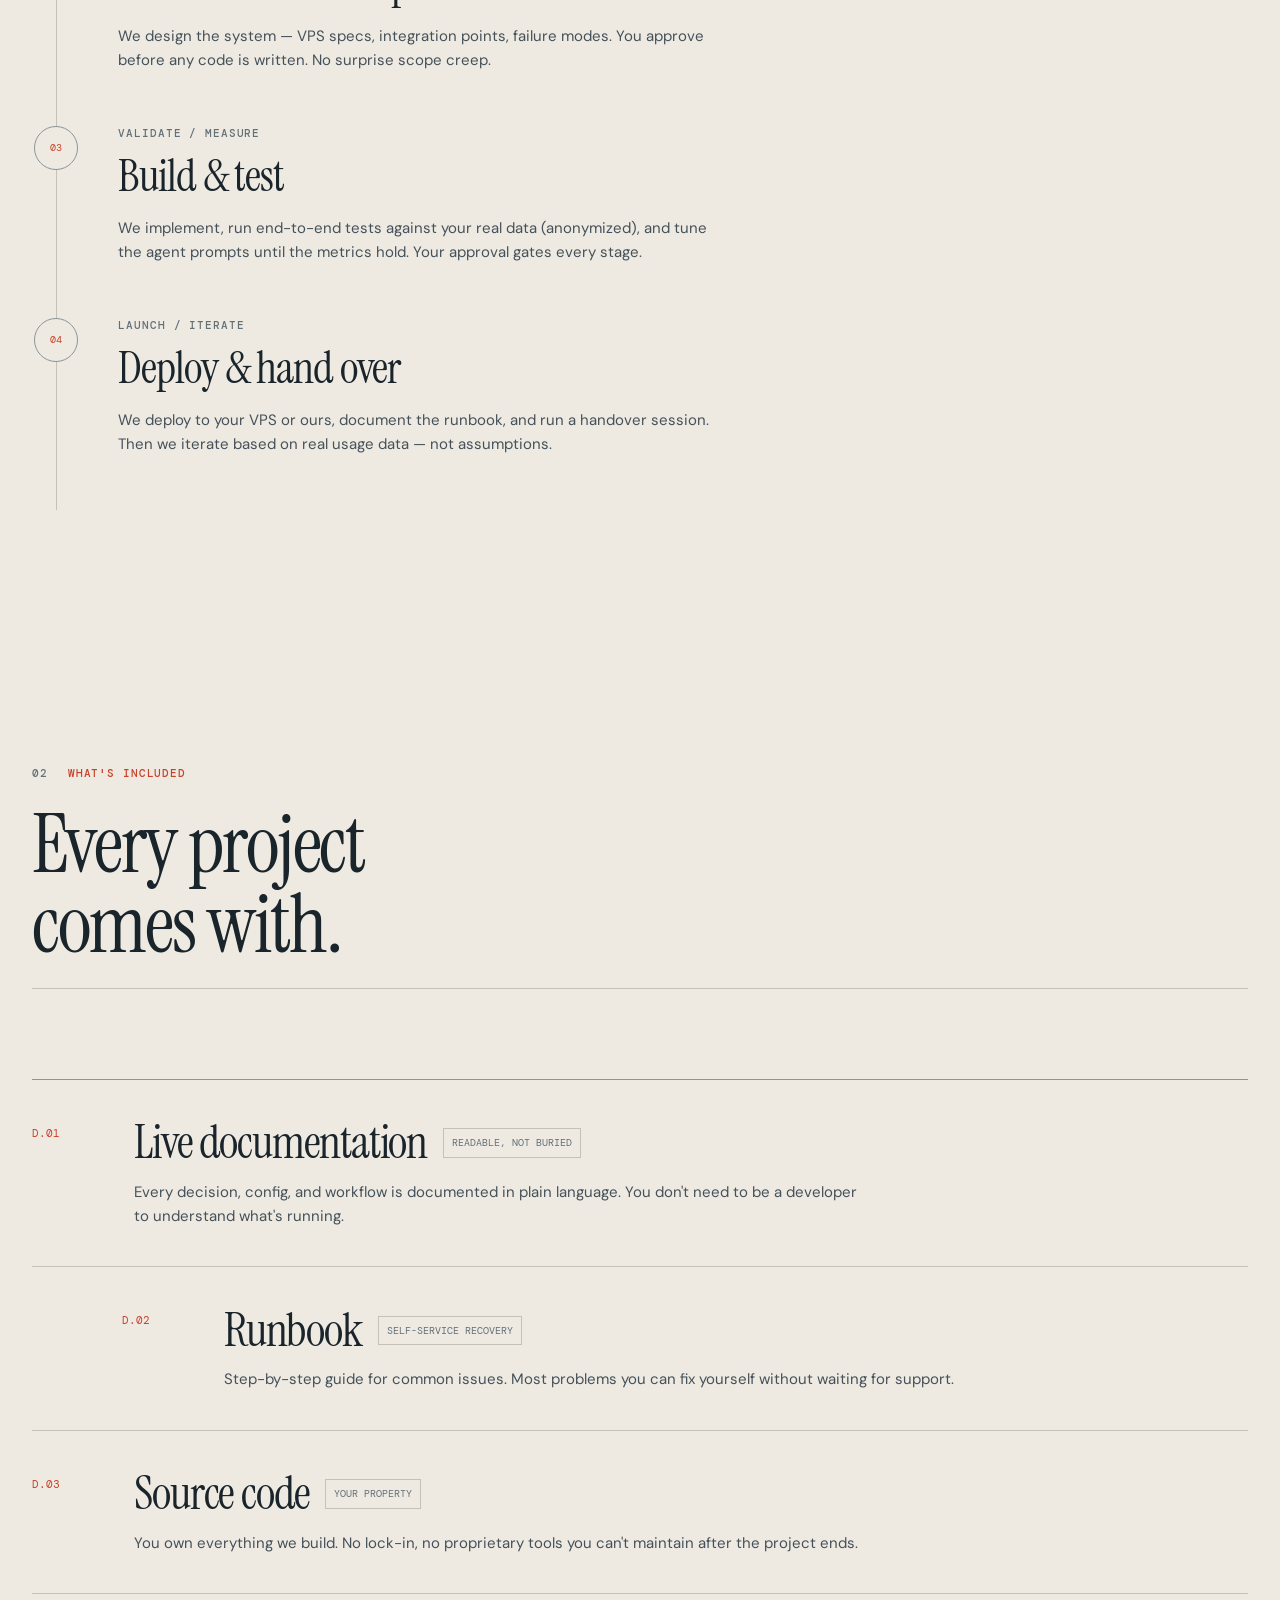
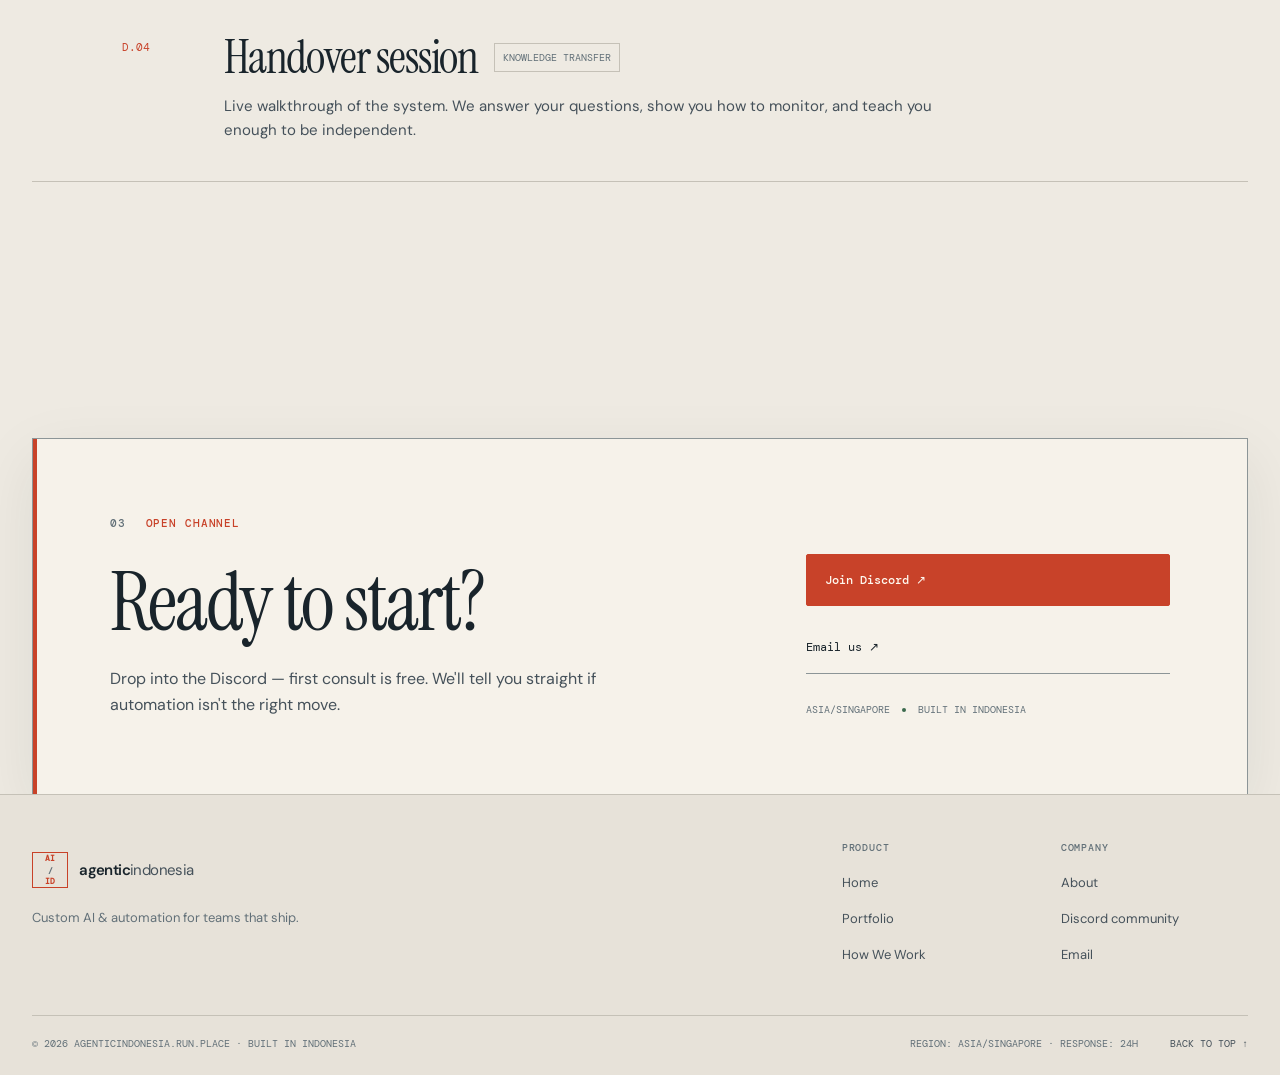
<file: how-we-work.html>
<!doctype html>
<html lang="en" data-theme="dark">
<head>
  <meta charset="utf-8">
  <meta name="viewport" content="width=device-width, initial-scale=1">
  <meta name="description" content="How we work — The process behind every automation project.">
  <meta name="theme-color" content="#111a23">
  <meta name="color-scheme" content="dark light">
  <meta property="og:title" content="How We Work — agenticindonesia">
  <meta property="og:description" content="From discovery to deployment — how we design, build, and ship automation systems.">
  <meta property="og:type" content="website">
  <title>How We Work — agenticindonesia</title>
  <link rel="preconnect" href="https://fonts.googleapis.com">
  <link rel="preconnect" href="https://fonts.gstatic.com" crossorigin>
  <link href="https://fonts.googleapis.com/css2?family=DM+Mono:wght@400;500;600&family=DM+Sans:wght@400;500;600;700&family=Instrument+Serif:ital@0;1&display=swap" rel="stylesheet">
  <link rel="stylesheet" href="css/theme.css">
  <link rel="stylesheet" href="css/animations.css">
</head>
<body>
  <a class="skip-link" href="#main">Skip to content</a>
  <div class="page-field" aria-hidden="true"></div>
  <div class="noise" aria-hidden="true"></div>

  <header class="site-header" id="top">
    <div class="shell header-inner">
      <a class="wordmark" href="index.html" aria-label="agenticindonesia — back to home">
        <span class="wordmark-mark" aria-hidden="true">AI<span>/</span>ID</span>
        <span class="wordmark-name">agentic<span>indonesia</span></span>
      </a>
      <nav class="desktop-nav" aria-label="Main navigation">
        <ul>
          <li><a href="index.html">Home</a></li>
          <li><a href="about-us.html">About</a></li>
          <li><a href="portfolio.html">Portfolio</a></li>
          <li><a href="#process">How We Work</a></li>
          <li><a href="#contact">Contact</a></li>
        </ul>
      </nav>
      <div class="header-actions">
        <a class="text-link" href="https://discord.gg/" target="_blank" rel="noopener noreferrer">Join Discord ↗</a>
        <button class="menu-button" type="button" aria-label="Open menu" aria-expanded="false" aria-controls="mobile-navigation">
          <span class="menu-label">Menu</span>
          <span class="menu-icon" aria-hidden="true"><i></i><i></i></span>
        </button>
      </div>
    </div>
    <nav class="mobile-nav" id="mobile-navigation" aria-label="Mobile navigation" data-nav-menu hidden>
      <div class="shell mobile-nav-inner">
        <ol>
          <li><a href="index.html">Home <span>00</span></a></li>
          <li><a href="about-us.html">About <span>01</span></a></li>
          <li><a href="portfolio.html">Portfolio <span>02</span></a></li>
          <li><a href="#process">How We Work <span>03</span></a></li>
          <li><a href="#contact">Contact <span>04</span></a></li>
        </ol>
        <a class="text-link" href="https://discord.gg/" target="_blank" rel="noopener noreferrer">Join Discord ↗</a>
      </div>
    </nav>
  </header>

  <main id="main" tabindex="-1">

    <section class="hero shell" aria-labelledby="process-title">
      <div class="hero-copy page-load">
        <p class="hero-kicker">
          <span class="status-dot" aria-hidden="true"></span>
          <span>From idea to production</span>
          <span class="hero-edition">Field manual / 03</span>
        </p>
        <h1 id="process-title">How we <em>work.</em></h1>
        <p class="hero-intro">Every project follows the same disciplined path — from understanding your problem to deploying a system that actually runs.</p>
      </div>
    </section>

    <!-- Process Timeline -->
    <section class="section" id="process" aria-labelledby="process-heading">
      <div class="shell">

        <header class="section-heading page-load">
          <div>
            <p class="eyebrow"><span>01</span><span>The framework</span></p>
            <h2 id="process-heading">Four steps. No surprises.</h2>
          </div>
        </header>

        <ol class="timeline" role="list">

          <li class="timeline-item reveal">
            <div class="timeline-marker"><span>01</span><i aria-hidden="true"></i></div>
            <div class="timeline-content">
              <p class="micro-label">Scope / approve</p>
              <h3>Discovery &amp; scoping</h3>
              <p>We dig into your workflow, the data you touch, and the friction you feel. Output: a one-page scope and a clear yes/no on whether automation is the right move.</p>
            </div>
          </li>

          <li class="timeline-item reveal reveal-delay-1">
            <div class="timeline-marker"><span>02</span><i aria-hidden="true"></i></div>
            <div class="timeline-content">
              <p class="micro-label">Design / approve</p>
              <h3>Architecture &amp; blueprint</h3>
              <p>We design the system — VPS specs, integration points, failure modes. You approve before any code is written. No surprise scope creep.</p>
            </div>
          </li>

          <li class="timeline-item reveal reveal-delay-2">
            <div class="timeline-marker"><span>03</span><i aria-hidden="true"></i></div>
            <div class="timeline-content">
              <p class="micro-label">Validate / measure</p>
              <h3>Build &amp; test</h3>
              <p>We implement, run end-to-end tests against your real data (anonymized), and tune the agent prompts until the metrics hold. Your approval gates every stage.</p>
            </div>
          </li>

          <li class="timeline-item reveal reveal-delay-3">
            <div class="timeline-marker"><span>04</span><i aria-hidden="true"></i></div>
            <div class="timeline-content">
              <p class="micro-label">Launch / iterate</p>
              <h3>Deploy &amp; hand over</h3>
              <p>We deploy to your VPS or ours, document the runbook, and run a handover session. Then we iterate based on real usage data — not assumptions.</p>
            </div>
          </li>

        </ol>
      </div>
    </section>

    <!-- What You Get -->
    <section class="section" id="deliverables" aria-labelledby="deliverables-heading">
      <div class="shell">

        <header class="section-heading page-load">
          <div>
            <p class="eyebrow"><span>02</span><span>What's included</span></p>
            <h2 id="deliverables-heading">Every project comes with.</h2>
          </div>
        </header>

        <div class="service-ledger" role="list">

          <article class="service-row reveal" role="listitem">
            <p class="service-index">D.01</p>
            <div class="service-main">
              <div class="service-title-row">
                <h3>Live documentation</h3>
                <span class="service-mode">Readable, not buried</span>
              </div>
              <p>Every decision, config, and workflow is documented in plain language. You don't need to be a developer to understand what's running.</p>
            </div>
          </article>

          <article class="service-row service-row-offset reveal reveal-delay-1" role="listitem">
            <p class="service-index">D.02</p>
            <div class="service-main">
              <div class="service-title-row">
                <h3>Runbook</h3>
                <span class="service-mode">Self-service recovery</span>
              </div>
              <p>Step-by-step guide for common issues. Most problems you can fix yourself without waiting for support.</p>
            </div>
          </article>

          <article class="service-row reveal reveal-delay-2" role="listitem">
            <p class="service-index">D.03</p>
            <div class="service-main">
              <div class="service-title-row">
                <h3>Source code</h3>
                <span class="service-mode">Your property</span>
              </div>
              <p>You own everything we build. No lock-in, no proprietary tools you can't maintain after the project ends.</p>
            </div>
          </article>

          <article class="service-row service-row-offset reveal reveal-delay-3" role="listitem">
            <p class="service-index">D.04</p>
            <div class="service-main">
              <div class="service-title-row">
                <h3>Handover session</h3>
                <span class="service-mode">Knowledge transfer</span>
              </div>
              <p>Live walkthrough of the system. We answer your questions, show you how to monitor, and teach you enough to be independent.</p>
            </div>
          </article>

        </div>
      </div>
    </section>

    <!-- CTA -->
    <section class="section contact" id="contact" aria-labelledby="contact-title">
      <div class="shell">
        <div class="contact-panel">
          <div class="contact-copy">
            <p class="eyebrow"><span>03</span><span>Open channel</span></p>
            <h2 id="contact-title">Ready to start?</h2>
            <p>Drop into the Discord — first consult is free. We'll tell you straight if automation isn't the right move.</p>
          </div>
          <div class="contact-actions">
            <a class="button button-primary" href="https://discord.gg/" target="_blank" rel="noopener noreferrer">Join Discord ↗</a>
            <a class="contact-email" href="mailto:hello@agenticindonesia.run.place">Email us ↗</a>
            <p class="contact-location"><span>Asia/Singapore</span><i aria-hidden="true"></i><span>Built in Indonesia</span></p>
          </div>
        </div>
      </div>
    </section>

  </main>

  <footer class="site-footer">
    <div class="shell">
      <div class="footer-top">
        <div class="footer-identity">
          <a class="wordmark footer-wordmark" href="#top" aria-label="agenticindonesia — back to top">
            <span class="wordmark-mark" aria-hidden="true">AI<span>/</span>ID</span>
            <span class="wordmark-name">agentic<span>indonesia</span></span>
          </a>
          <p>Custom AI &amp; automation for teams that ship.</p>
        </div>
        <div class="footer-links">
          <div>
            <h2 class="footer-heading">Product</h2>
            <ul>
              <li><a href="index.html">Home</a></li>
              <li><a href="portfolio.html">Portfolio</a></li>
              <li><a href="how-we-work.html">How We Work</a></li>
            </ul>
          </div>
          <div>
            <h2 class="footer-heading">Company</h2>
            <ul>
              <li><a href="about-us.html">About</a></li>
              <li><a href="https://discord.gg/" target="_blank" rel="noopener noreferrer">Discord community</a></li>
              <li><a href="mailto:hello@agenticindonesia.run.place">Email</a></li>
            </ul>
          </div>
        </div>
      </div>
      <div class="footer-bottom">
        <p>© 2026 agenticindonesia.run.place · Built in Indonesia</p>
        <p>Region: Asia/Singapore · Response: 24h</p>
        <a href="#top">Back to top ↑</a>
      </div>
    </div>
  </footer>

  <script src="js/app.js"></script>
</body>
</html>
</file>
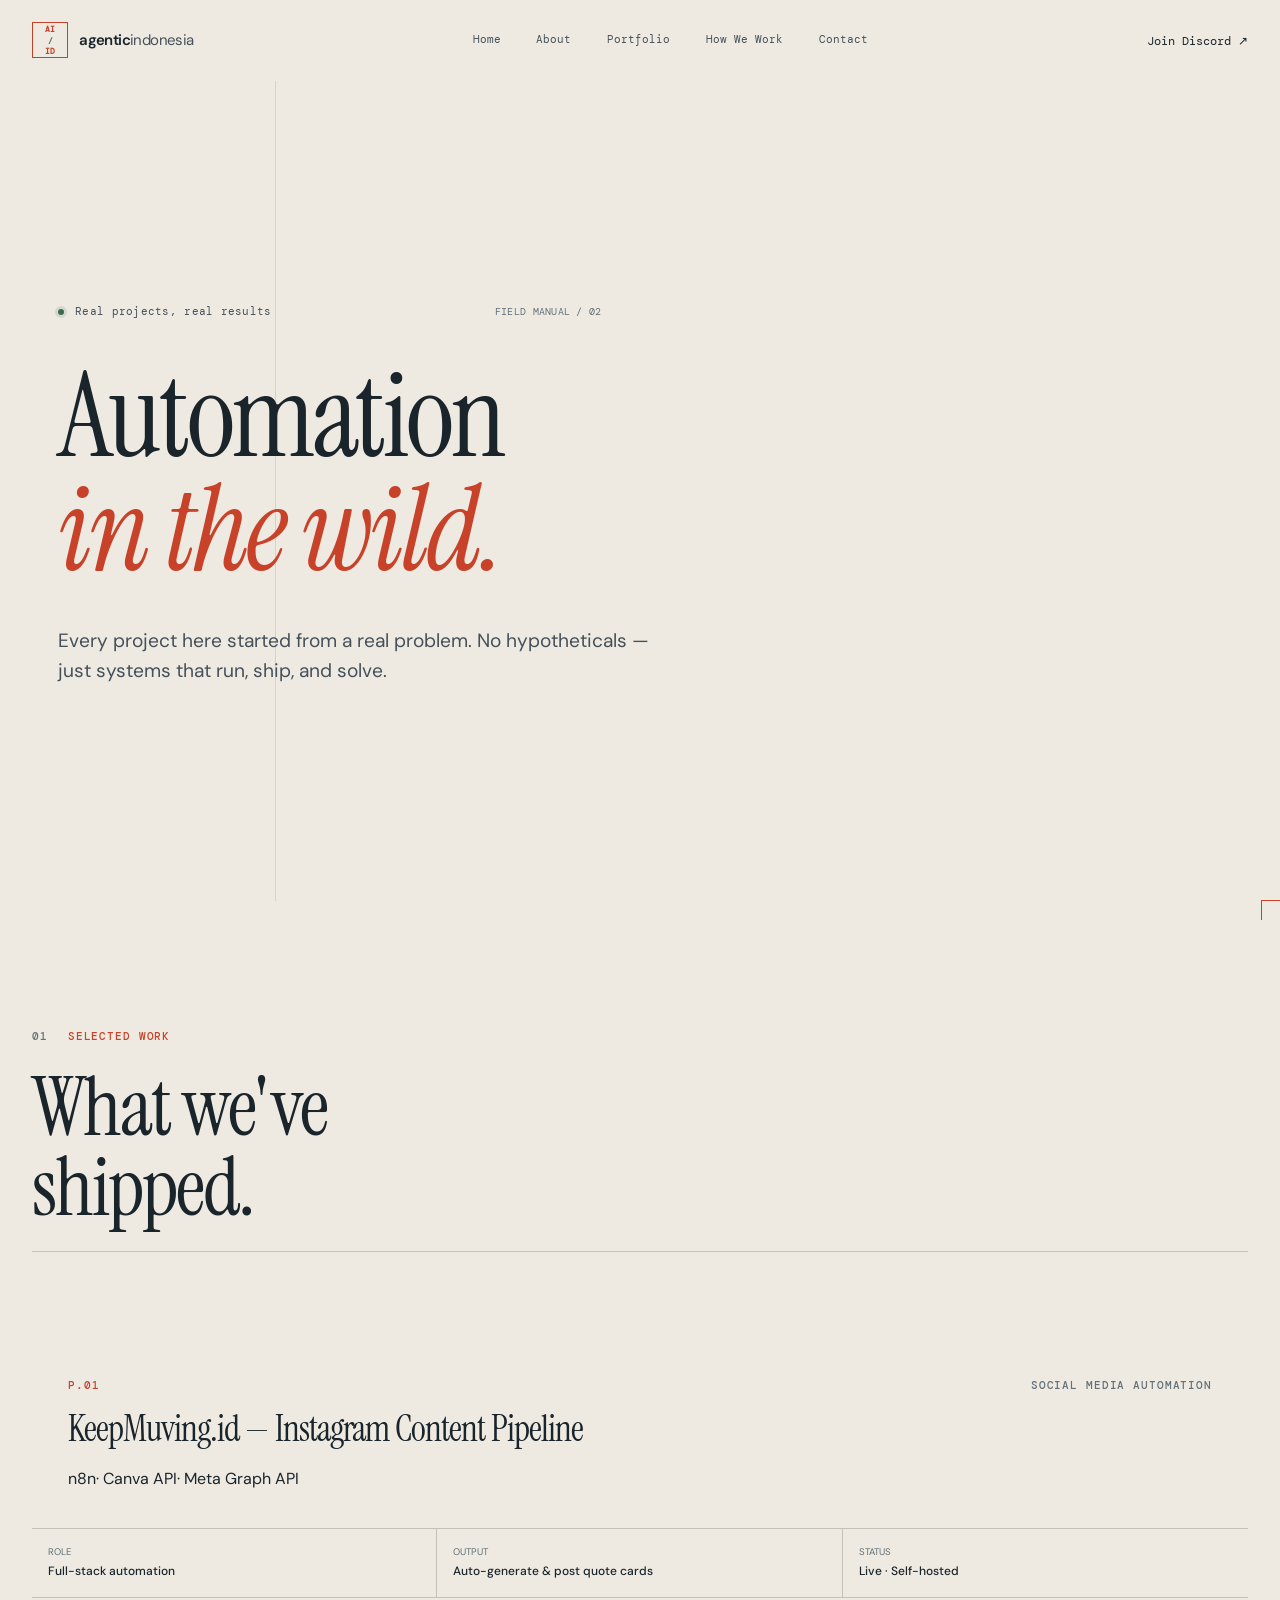
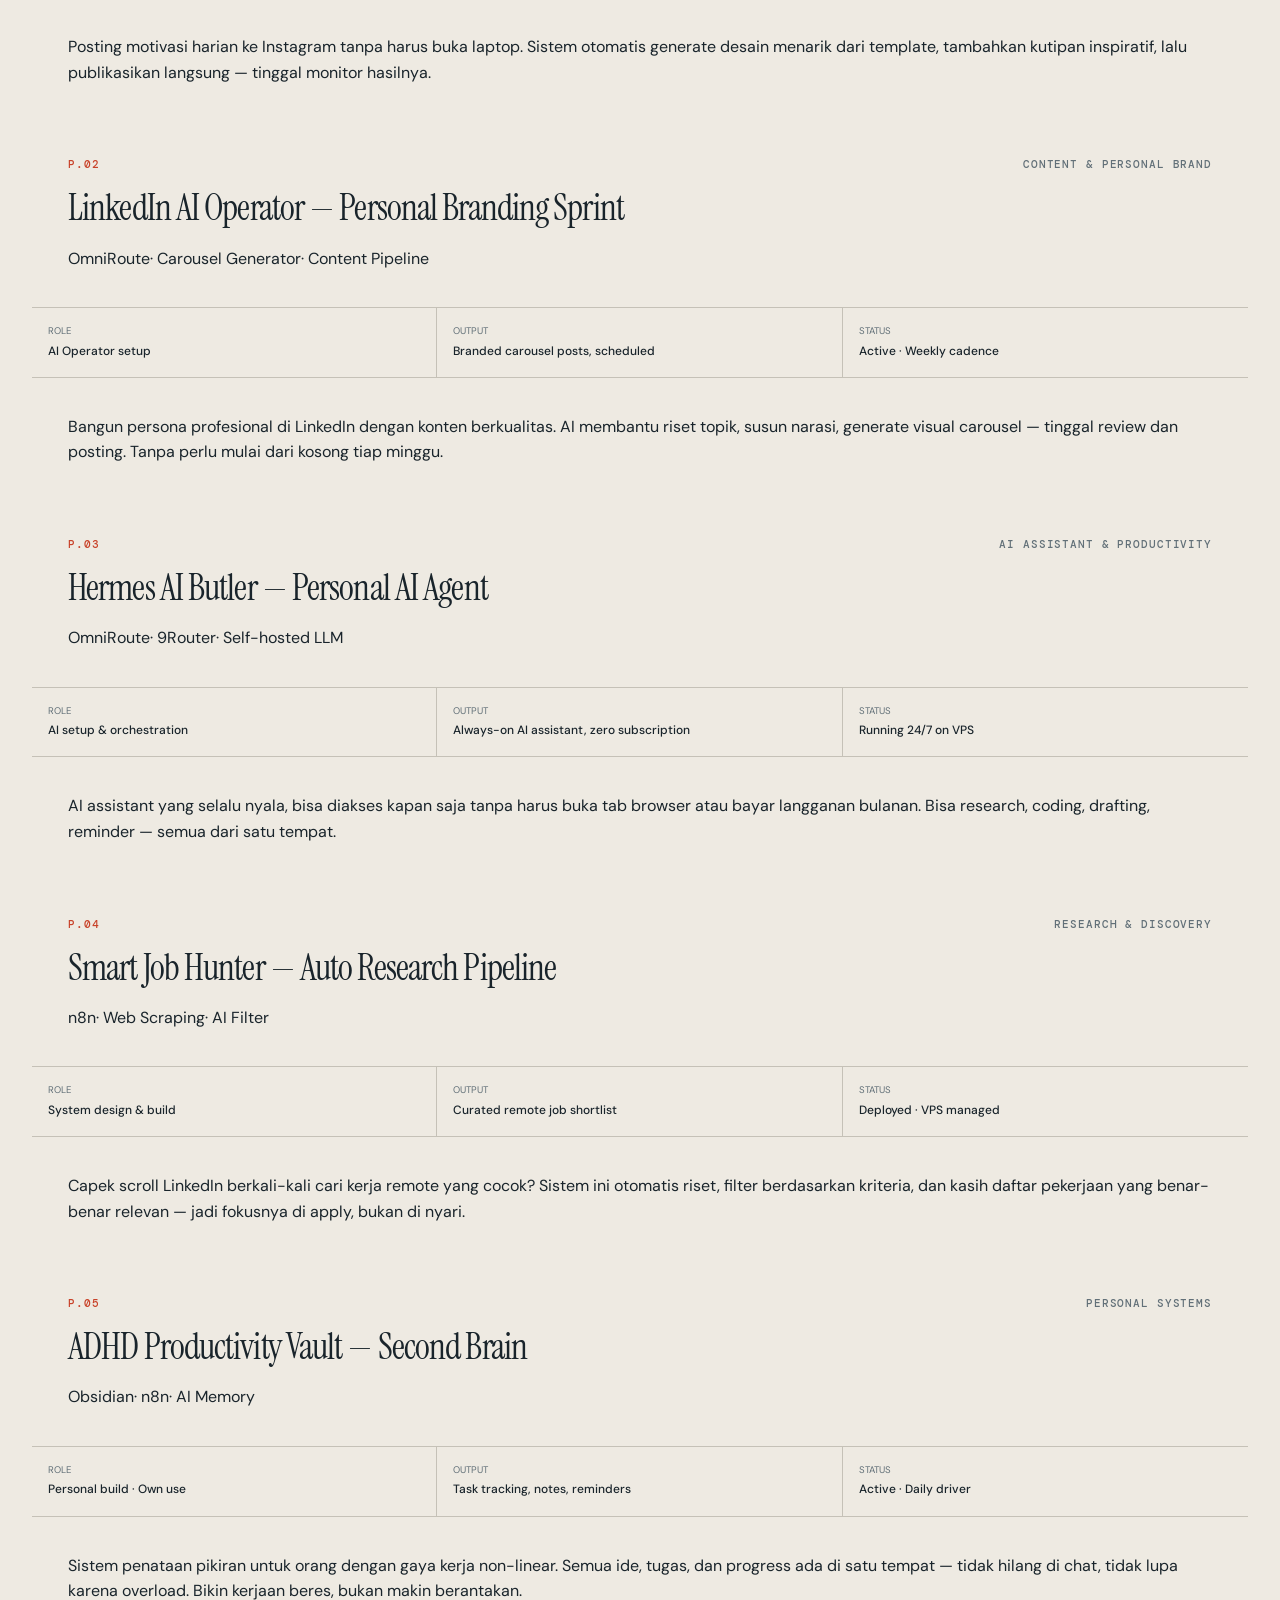
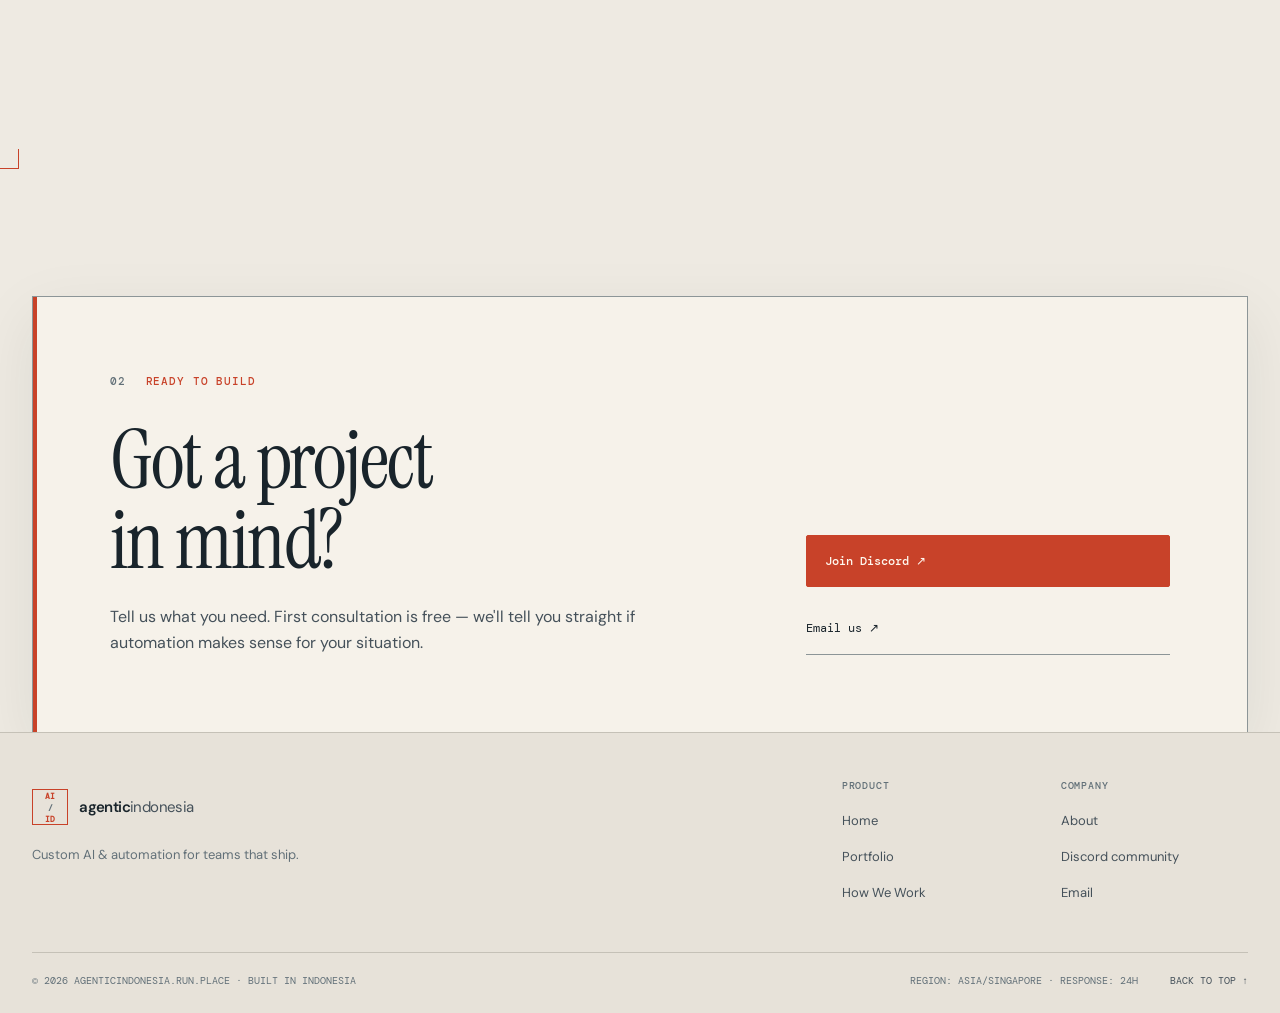
<file: portfolio.html>
<!doctype html>
<html lang="en" data-theme="dark">
<head>
  <meta charset="utf-8">
  <meta name="viewport" content="width=device-width, initial-scale=1">
  <meta name="description" content="Portfolio — Real AI automation projects built for solopreneurs and teams.">
  <meta name="theme-color" content="#111a23">
  <meta name="color-scheme" content="dark light">
  <meta property="og:title" content="Portfolio — agenticindonesia">
  <meta property="og:description" content="Real automation projects — AI agents, social media pipelines, and productivity systems.">
  <meta property="og:type" content="website">
  <title>Portfolio — agenticindonesia</title>
  <link rel="preconnect" href="https://fonts.googleapis.com">
  <link rel="preconnect" href="https://fonts.gstatic.com" crossorigin>
  <link href="https://fonts.googleapis.com/css2?family=DM+Mono:wght@400;500;600&family=DM+Sans:wght@400;500;600;700&family=Instrument+Serif:ital@0;1&display=swap" rel="stylesheet">
  <link rel="stylesheet" href="css/theme.css">
  <link rel="stylesheet" href="css/animations.css">
</head>
<body>
  <a class="skip-link" href="#main">Skip to content</a>
  <div class="page-field" aria-hidden="true"></div>
  <div class="noise" aria-hidden="true"></div>

  <header class="site-header" id="top">
    <div class="shell header-inner">
      <a class="wordmark" href="index.html" aria-label="agenticindonesia — back to home">
        <span class="wordmark-mark" aria-hidden="true">AI<span>/</span>ID</span>
        <span class="wordmark-name">agentic<span>indonesia</span></span>
      </a>
      <nav class="desktop-nav" aria-label="Main navigation">
        <ul>
          <li><a href="index.html">Home</a></li>
          <li><a href="about-us.html">About</a></li>
          <li><a href="#portfolio">Portfolio</a></li>
          <li><a href="how-we-work.html">How We Work</a></li>
          <li><a href="#contact">Contact</a></li>
        </ul>
      </nav>
      <div class="header-actions">
        <a class="text-link" href="https://discord.gg/" target="_blank" rel="noopener noreferrer">Join Discord ↗</a>
        <button class="menu-button" type="button" aria-label="Open menu" aria-expanded="false" aria-controls="mobile-navigation">
          <span class="menu-label">Menu</span>
          <span class="menu-icon" aria-hidden="true"><i></i><i></i></span>
        </button>
      </div>
    </div>
    <nav class="mobile-nav" id="mobile-navigation" aria-label="Mobile navigation" data-nav-menu hidden>
      <div class="shell mobile-nav-inner">
        <ol>
          <li><a href="index.html">Home <span>00</span></a></li>
          <li><a href="about-us.html">About <span>01</span></a></li>
          <li><a href="#portfolio">Portfolio <span>02</span></a></li>
          <li><a href="how-we-work.html">How We Work <span>03</span></a></li>
          <li><a href="#contact">Contact <span>04</span></a></li>
        </ol>
        <a class="text-link" href="https://discord.gg/" target="_blank" rel="noopener noreferrer">Join Discord ↗</a>
      </div>
    </nav>
  </header>

  <main id="main" tabindex="-1">

    <section class="hero shell" aria-labelledby="portfolio-title">
      <div class="hero-copy page-load">
        <p class="hero-kicker">
          <span class="status-dot" aria-hidden="true"></span>
          <span>Real projects, real results</span>
          <span class="hero-edition">Field manual / 02</span>
        </p>
        <h1 id="portfolio-title">Automation <em>in the wild.</em></h1>
        <p class="hero-intro">Every project here started from a real problem. No hypotheticals — just systems that run, ship, and solve.</p>
      </div>
    </section>

    <!-- Portfolio Grid -->
    <section class="section" id="portfolio" aria-labelledby="portfolio-grid-title">
      <div class="shell">

        <header class="section-heading page-load">
          <div>
            <p class="eyebrow"><span>01</span><span>Selected work</span></p>
            <h2 id="portfolio-grid-title">What we've shipped.</h2>
          </div>
        </header>

        <div class="portfolio-grid" role="list">

          <!-- Project 1: KeepMuving -->
          <article class="trace-card reveal" role="listitem">
            <div class="trace-corner trace-corner-top" aria-hidden="true"></div>
            <div class="trace-corner trace-corner-bottom" aria-hidden="true"></div>
            <div class="trace-header">
              <p class="micro-label">
                <span class="trace-id">P.01</span>
                <span>Social Media Automation</span>
              </p>
              <h3>KeepMuving.id — Instagram Content Pipeline</h3>
              <p class="trace-tech">
                <span>n8n</span><span>·</span>
                <span>Canva API</span><span>·</span>
                <span>Meta Graph API</span>
              </p>
            </div>
            <div class="trace-specs">
              <div>
                <span>Role</span>
                <strong>Full-stack automation</strong>
              </div>
              <div>
                <span>Output</span>
                <strong>Auto-generate &amp; post quote cards</strong>
              </div>
              <div>
                <span>Status</span>
                <strong>Live · Self-hosted</strong>
              </div>
            </div>
            <div class="trace-flow">
              <p>Posting motivasi harian ke Instagram tanpa harus buka laptop. Sistem otomatis generate desain menarik dari template, tambahkan kutipan inspiratif, lalu publikasikan langsung — tinggal monitor hasilnya.</p>
            </div>
          </article>

          <!-- Project 2: LinkedIn AI Operator -->
          <article class="trace-card reveal reveal-delay-1" role="listitem">
            <div class="trace-corner trace-corner-top" aria-hidden="true"></div>
            <div class="trace-corner trace-corner-bottom" aria-hidden="true"></div>
            <div class="trace-header">
              <p class="micro-label">
                <span class="trace-id">P.02</span>
                <span>Content &amp; Personal Brand</span>
              </p>
              <h3>LinkedIn AI Operator — Personal Branding Sprint</h3>
              <p class="trace-tech">
                <span>OmniRoute</span><span>·</span>
                <span>Carousel Generator</span><span>·</span>
                <span>Content Pipeline</span>
              </p>
            </div>
            <div class="trace-specs">
              <div>
                <span>Role</span>
                <strong>AI Operator setup</strong>
              </div>
              <div>
                <span>Output</span>
                <strong>Branded carousel posts, scheduled</strong>
              </div>
              <div>
                <span>Status</span>
                <strong>Active · Weekly cadence</strong>
              </div>
            </div>
            <div class="trace-flow">
              <p>Bangun persona profesional di LinkedIn dengan konten berkualitas. AI membantu riset topik, susun narasi, generate visual carousel — tinggal review dan posting. Tanpa perlu mulai dari kosong tiap minggu.</p>
            </div>
          </article>

          <!-- Project 3: Hermes Agent -->
          <article class="trace-card reveal reveal-delay-2" role="listitem">
            <div class="trace-corner trace-corner-top" aria-hidden="true"></div>
            <div class="trace-corner trace-corner-bottom" aria-hidden="true"></div>
            <div class="trace-header">
              <p class="micro-label">
                <span class="trace-id">P.03</span>
                <span>AI Assistant &amp; Productivity</span>
              </p>
              <h3>Hermes AI Butler — Personal AI Agent</h3>
              <p class="trace-tech">
                <span>OmniRoute</span><span>·</span>
                <span>9Router</span><span>·</span>
                <span>Self-hosted LLM</span>
              </p>
            </div>
            <div class="trace-specs">
              <div>
                <span>Role</span>
                <strong>AI setup &amp; orchestration</strong>
              </div>
              <div>
                <span>Output</span>
                <strong>Always-on AI assistant, zero subscription</strong>
              </div>
              <div>
                <span>Status</span>
                <strong>Running 24/7 on VPS</strong>
              </div>
            </div>
            <div class="trace-flow">
              <p>AI assistant yang selalu nyala, bisa diakses kapan saja tanpa harus buka tab browser atau bayar langganan bulanan. Bisa research, coding, drafting, reminder — semua dari satu tempat.</p>
            </div>
          </article>

          <!-- Project 4: Job Hunting System -->
          <article class="trace-card reveal reveal-delay-3" role="listitem">
            <div class="trace-corner trace-corner-top" aria-hidden="true"></div>
            <div class="trace-corner trace-corner-bottom" aria-hidden="true"></div>
            <div class="trace-header">
              <p class="micro-label">
                <span class="trace-id">P.04</span>
                <span>Research &amp; Discovery</span>
              </p>
              <h3>Smart Job Hunter — Auto Research Pipeline</h3>
              <p class="trace-tech">
                <span>n8n</span><span>·</span>
                <span>Web Scraping</span><span>·</span>
                <span>AI Filter</span>
              </p>
            </div>
            <div class="trace-specs">
              <div>
                <span>Role</span>
                <strong>System design &amp; build</strong>
              </div>
              <div>
                <span>Output</span>
                <strong>Curated remote job shortlist</strong>
              </div>
              <div>
                <span>Status</span>
                <strong>Deployed · VPS managed</strong>
              </div>
            </div>
            <div class="trace-flow">
              <p>Capek scroll LinkedIn berkali-kali cari kerja remote yang cocok? Sistem ini otomatis riset, filter berdasarkan kriteria, dan kasih daftar pekerjaan yang benar-benar relevan — jadi fokusnya di apply, bukan di nyari.</p>
            </div>
          </article>

          <!-- Project 5: ADHD Productivity -->
          <article class="trace-card reveal reveal-delay-4" role="listitem">
            <div class="trace-corner trace-corner-top" aria-hidden="true"></div>
            <div class="trace-corner trace-corner-bottom" aria-hidden="true"></div>
            <div class="trace-header">
              <p class="micro-label">
                <span class="trace-id">P.05</span>
                <span>Personal Systems</span>
              </p>
              <h3>ADHD Productivity Vault — Second Brain</h3>
              <p class="trace-tech">
                <span>Obsidian</span><span>·</span>
                <span>n8n</span><span>·</span>
                <span>AI Memory</span>
              </p>
            </div>
            <div class="trace-specs">
              <div>
                <span>Role</span>
                <strong>Personal build · Own use</strong>
              </div>
              <div>
                <span>Output</span>
                <strong>Task tracking, notes, reminders</strong>
              </div>
              <div>
                <span>Status</span>
                <strong>Active · Daily driver</strong>
              </div>
            </div>
            <div class="trace-flow">
              <p>Sistem penataan pikiran untuk orang dengan gaya kerja non-linear. Semua ide, tugas, dan progress ada di satu tempat — tidak hilang di chat, tidak lupa karena overload. Bikin kerjaan beres, bukan makin berantakan.</p>
            </div>
          </article>

        </div>
      </div>
    </section>

    <!-- CTA -->
    <section class="section contact" id="contact" aria-labelledby="contact-title">
      <div class="shell">
        <div class="contact-panel">
          <div class="contact-copy">
            <p class="eyebrow"><span>02</span><span>Ready to build</span></p>
            <h2 id="contact-title">Got a project in mind?</h2>
            <p>Tell us what you need. First consultation is free — we'll tell you straight if automation makes sense for your situation.</p>
          </div>
          <div class="contact-actions">
            <a class="button button-primary" href="https://discord.gg/" target="_blank" rel="noopener noreferrer">Join Discord ↗</a>
            <a class="contact-email" href="mailto:hello@agenticindonesia.run.place">Email us ↗</a>
          </div>
        </div>
      </div>
    </section>

  </main>

  <footer class="site-footer">
    <div class="shell">
      <div class="footer-top">
        <div class="footer-identity">
          <a class="wordmark footer-wordmark" href="#top" aria-label="agenticindonesia — back to top">
            <span class="wordmark-mark" aria-hidden="true">AI<span>/</span>ID</span>
            <span class="wordmark-name">agentic<span>indonesia</span></span>
          </a>
          <p>Custom AI &amp; automation for teams that ship.</p>
        </div>
        <div class="footer-links">
          <div>
            <h2 class="footer-heading">Product</h2>
            <ul>
              <li><a href="index.html">Home</a></li>
              <li><a href="#portfolio">Portfolio</a></li>
              <li><a href="how-we-work.html">How We Work</a></li>
            </ul>
          </div>
          <div>
            <h2 class="footer-heading">Company</h2>
            <ul>
              <li><a href="about-us.html">About</a></li>
              <li><a href="https://discord.gg/" target="_blank" rel="noopener noreferrer">Discord community</a></li>
              <li><a href="mailto:hello@agenticindonesia.run.place">Email</a></li>
            </ul>
          </div>
        </div>
      </div>
      <div class="footer-bottom">
        <p>© 2026 agenticindonesia.run.place · Built in Indonesia</p>
        <p>Region: Asia/Singapore · Response: 24h</p>
        <a href="#top">Back to top ↑</a>
      </div>
    </div>
  </footer>

  <script src="js/app.js"></script>
</body>
</html>
</file>
<file: css/theme.css>
:root,
[data-theme="light"] {
  color-scheme: light;
  --bg: #eeeae2;
  --bg-deep: #e7e2d9;
  --surface: #f6f2ea;
  --surface-strong: #fcfaf4;
  --surface-muted: #e4dfd5;
  --ink: #19242b;
  --ink-soft: #45515a;
  --ink-faint: #627078;
  --line: #c5c1b7;
  --line-strong: #8c9597;
  --accent: #c84229;
  --accent-bright: #a9331e;
  --accent-soft: rgba(200, 66, 41, 0.11);
  --on-accent: #fff9f0;
  --status: #3b6a4d;
  --shadow: 0 20px 60px rgba(31, 39, 41, 0.08);
  --font-display: "Instrument Serif", Georgia, "Times New Roman", serif;
  --font-sans: "DM Sans", Arial, sans-serif;
  --font-mono: "DM Mono", Consolas, "Liberation Mono", monospace;
}

[data-theme="dark"] {
  color-scheme: dark;
  --bg: #111a23;
  --bg-deep: #0b121a;
  --surface: #17232e;
  --surface-strong: #1c2b37;
  --surface-muted: #213340;
  --ink: #edf1f2;
  --ink-soft: #afbdc5;
  --ink-faint: #8c9da8;
  --line: #30414d;
  --line-strong: #536570;
  --accent: #f16b51;
  --accent-bright: #ff886c;
  --accent-soft: rgba(241, 107, 81, 0.12);
  --on-accent: #17100e;
  --status: #83bd8b;
  --shadow: 0 28px 80px rgba(0, 0, 0, 0.2);
}

*,
*::before,
*::after {
  box-sizing: border-box;
}

* {
  margin: 0;
}

html {
  min-width: 320px;
  background: var(--bg);
  color: var(--ink);
  font-family: var(--font-sans);
  scroll-behavior: smooth;
  overflow-x: clip;
  transition: background-color 220ms ease, color 220ms ease;
}

body {
  min-height: 100dvh;
  overflow-x: clip;
  background: var(--bg);
  color: var(--ink);
  font-size: 1rem;
  line-height: 1.6;
  -webkit-font-smoothing: antialiased;
  text-rendering: optimizeLegibility;
}

html,
body,
.site-header,
.site-footer,
.section,
.delivery-trace,
.service-row,
.contact-panel,
button,
a {
  transition: background-color 220ms ease, color 220ms ease, border-color 220ms ease, box-shadow 220ms ease;
}

button,
input,
textarea,
select {
  font: inherit;
}

button,
a {
  -webkit-tap-highlight-color: transparent;
}

button {
  color: inherit;
}

a {
  color: inherit;
  text-decoration-thickness: 1px;
  text-underline-offset: 0.22em;
}

ul,
ol {
  padding: 0;
  list-style: none;
}

svg,
img {
  display: block;
  max-width: 100%;
}

h1,
h2,
h3,
p {
  overflow-wrap: break-word;
}

h1,
h2,
h3 {
  font-family: var(--font-display);
  font-weight: 400;
  line-height: 0.97;
  letter-spacing: -0.025em;
  text-wrap: balance;
}

h1 {
  font-size: clamp(4rem, 9.2vw, 9.25rem);
}

h1 em {
  color: var(--accent);
  font-weight: 400;
}

h2 {
  font-size: clamp(2.9rem, 6.4vw, 6.5rem);
}

h3 {
  font-size: clamp(1.65rem, 2.8vw, 2.6rem);
  line-height: 1.05;
}

::selection {
  color: var(--on-accent);
  background: var(--accent);
}

:focus-visible {
  outline: 2px solid var(--accent);
  outline-offset: 5px;
}

[hidden] {
  display: none !important;
}

.shell {
  width: min(100% - 2rem, 86rem);
  margin-inline: auto;
}

.section {
  position: relative;
  padding-block: clamp(5.5rem, 10vw, 10rem);
  scroll-margin-block-start: 5.5rem;
}

.visually-hidden {
  position: absolute !important;
  width: 1px !important;
  height: 1px !important;
  padding: 0 !important;
  margin: -1px !important;
  overflow: hidden !important;
  clip: rect(0, 0, 0, 0) !important;
  white-space: nowrap !important;
  border: 0 !important;
}

.skip-link {
  position: fixed;
  inset-block-start: 0.75rem;
  inset-inline-start: 0.75rem;
  z-index: 100;
  padding: 0.75rem 1rem;
  color: var(--on-accent);
  background: var(--accent);
  font-size: 0.875rem;
  font-weight: 600;
  transform: translateY(-180%);
  transition: transform 160ms ease;
}

.skip-link:focus {
  transform: translateY(0);
}

.page-field,
.noise {
  position: fixed;
  inset: 0;
  z-index: -1;
  pointer-events: none;
}

.page-field {
  background-image: linear-gradient(var(--line) 1px, transparent 1px), linear-gradient(90deg, var(--line) 1px, transparent 1px);
  background-size: 80px 80px;
  opacity: 0.085;
  mask-image: linear-gradient(to bottom, black 0%, transparent 88%);
}

.page-field::before,
.page-field::after {
  position: absolute;
  content: "";
  background: var(--accent);
}

.page-field::before {
  inset-block: 9vh 0;
  inset-inline-end: 10vw;
  width: 1px;
  opacity: 0.28;
}

.page-field::after {
  inset-block: 36vh 0;
  inset-inline-start: 7vw;
  height: 1px;
  opacity: 0.2;
}

.noise {
  opacity: 0.025;
  background-image: url("data:image/svg+xml,%3Csvg viewBox='0 0 180 180' xmlns='http://www.w3.org/2000/svg'%3E%3Cfilter id='n'%3E%3CfeTurbulence type='fractalNoise' baseFrequency='.9' numOctaves='3' stitchTiles='stitch'/%3E%3C/filter%3E%3Crect width='100%25' height='100%25' filter='url(%23n)' opacity='.9'/%3E%3C/svg%3E");
}

.eyebrow,
.micro-label {
  font-family: var(--font-mono);
  font-size: 0.6875rem;
  font-weight: 500;
  line-height: 1.4;
  letter-spacing: 0.08em;
  text-transform: uppercase;
}

.eyebrow {
  display: flex;
  gap: 1.25rem;
  color: var(--accent);
}

.eyebrow span:first-child {
  color: var(--ink-faint);
}

.micro-label {
  color: var(--ink-faint);
}

.status-dot {
  width: 0.4rem;
  height: 0.4rem;
  flex: 0 0 auto;
  border-radius: 50%;
  background: var(--status);
  box-shadow: 0 0 0 3px color-mix(in srgb, var(--status) 14%, transparent);
}

.text-link,
.footer-links a,
.desktop-nav a,
.hero-meta,
.footer-soon {
  transition: color 160ms ease, opacity 160ms ease, transform 160ms ease;
}

.text-link {
  display: inline-flex;
  align-items: center;
  gap: 0.75rem;
  font-family: var(--font-mono);
  font-size: 0.75rem;
  text-decoration: none;
}

.text-link:hover {
  color: var(--accent);
}

.button {
  position: relative;
  display: inline-flex;
  min-height: 3.25rem;
  align-items: center;
  justify-content: space-between;
  gap: 1.75rem;
  padding: 0.9rem 1.1rem;
  border: 1px solid var(--line-strong);
  border-radius: 2px;
  color: var(--ink);
  background: transparent;
  font-family: var(--font-mono);
  font-size: 0.75rem;
  font-weight: 500;
  line-height: 1.25;
  text-align: start;
  text-decoration: none;
  white-space: nowrap;
  cursor: pointer;
}

.button > :last-child {
  font-size: 1.1rem;
  transition: transform 180ms ease;
}

.button:hover > :last-child {
  transform: translate(0.2rem, -0.15rem);
}

.button-secondary:hover {
  color: var(--on-accent);
  background: var(--ink);
  border-color: var(--ink);
}

.button-primary {
  color: var(--on-accent);
  background: var(--accent);
  border-color: var(--accent);
}

.button-primary:hover {
  background: var(--accent-bright);
  border-color: var(--accent-bright);
}

.utility-button,
.menu-button {
  display: inline-flex;
  min-width: 2.75rem;
  min-height: 2.75rem;
  align-items: center;
  justify-content: center;
  gap: 0.4rem;
  padding: 0.55rem 0.65rem;
  border: 0;
  border-radius: 2px;
  background: transparent;
  font-family: var(--font-mono);
  font-size: 0.6875rem;
  letter-spacing: 0.02em;
  cursor: pointer;
}

.utility-button:hover,
.menu-button:hover {
  color: var(--accent);
  background: var(--accent-soft);
}

.utility-slash {
  color: var(--ink-faint);
}

.theme-symbol {
  font-size: 1rem;
}

.utility-word {
  display: none;
}

.menu-button {
  display: none;
  gap: 0.75rem;
}

.menu-icon {
  display: grid;
  width: 1.125rem;
  gap: 0.35rem;
}

.menu-icon i {
  display: block;
  height: 1px;
  background: currentColor;
  transition: transform 180ms ease;
}

.menu-button[aria-expanded="true"] .menu-icon i:first-child {
  transform: translateY(0.2rem) rotate(45deg);
}

.menu-button[aria-expanded="true"] .menu-icon i:last-child {
  transform: translateY(-0.2rem) rotate(-45deg);
}

.site-header {
  position: sticky;
  inset-block-start: 0;
  z-index: 40;
  border-block-end: 1px solid transparent;
  background: color-mix(in srgb, var(--bg) 90%, transparent);
  backdrop-filter: blur(14px);
  -webkit-backdrop-filter: blur(14px);
}

.site-header.is-scrolled {
  border-color: var(--line);
}

.header-inner {
  display: flex;
  min-height: 5rem;
  align-items: center;
  justify-content: space-between;
  gap: 1.5rem;
}

.wordmark {
  display: inline-flex;
  flex: 0 0 auto;
  align-items: center;
  gap: 0.7rem;
  color: var(--ink);
  text-decoration: none;
}

.wordmark-mark {
  display: grid;
  width: 2.25rem;
  height: 2.25rem;
  place-items: center;
  border: 1px solid var(--accent);
  color: var(--accent);
  font-family: var(--font-mono);
  font-size: 0.5rem;
  font-weight: 600;
  line-height: 1;
}

.wordmark-mark > span {
  color: var(--ink-faint);
}

.wordmark-name {
  font-size: 0.9375rem;
  font-weight: 600;
  letter-spacing: -0.04em;
}

.wordmark-name > span {
  color: var(--ink-soft);
  font-weight: 400;
}

.desktop-nav > ul {
  display: flex;
  align-items: center;
  gap: clamp(1.25rem, 2.8vw, 2.75rem);
}

.desktop-nav a {
  position: relative;
  display: block;
  padding-block: 1.5rem;
  color: var(--ink-soft);
  font-family: var(--font-mono);
  font-size: 0.6875rem;
  text-decoration: none;
}

.desktop-nav a::after {
  position: absolute;
  inset-block-end: 1.1rem;
  inset-inline: 0;
  height: 1px;
  content: "";
  background: var(--accent);
  transform: scaleX(0);
  transform-origin: left;
  transition: transform 180ms ease;
}

.desktop-nav a:hover {
  color: var(--ink);
}

.desktop-nav a:hover::after {
  transform: scaleX(1);
}

.header-controls {
  display: flex;
  align-items: center;
  gap: 0.35rem;
}

.header-cta {
  display: inline-flex;
  min-height: 2.75rem;
  align-items: center;
  gap: 1rem;
  margin-inline-start: 0.5rem;
  padding: 0.7rem 0.9rem;
  border: 1px solid var(--line-strong);
  border-radius: 2px;
  font-family: var(--font-mono);
  font-size: 0.6875rem;
  text-decoration: none;
}

.header-cta:hover {
  color: var(--on-accent);
  background: var(--accent);
  border-color: var(--accent);
}

.mobile-nav {
  border-block-start: 1px solid var(--line);
  background: var(--bg);
}

.mobile-nav-inner {
  padding-block: 1.5rem 2rem;
}

.mobile-nav ol {
  counter-reset: mobile;
}

.mobile-nav li {
  counter-increment: mobile;
  border-block-start: 1px solid var(--line);
}

.mobile-nav li:last-child {
  border-block-end: 1px solid var(--line);
}

.mobile-nav a {
  display: flex;
  min-height: 3.5rem;
  align-items: center;
  justify-content: space-between;
  font-family: var(--font-display);
  font-size: 2rem;
  text-decoration: none;
}

.mobile-nav a span {
  color: var(--ink-faint);
  font-family: var(--font-mono);
  font-size: 0.65rem;
}

.mobile-nav .text-link {
  margin-block-start: 1.5rem;
}

.hero {
  position: relative;
  display: grid;
  min-height: calc(100dvh - 5rem);
  align-content: center;
  gap: clamp(3rem, 6vw, 6rem);
  padding-block: clamp(4rem, 8vw, 8rem) 6rem;
  scroll-margin-block-start: 5rem;
}

.hero::before {
  position: absolute;
  inset-block: 0;
  inset-inline-start: 20%;
  width: 1px;
  content: "";
  background: var(--line);
  opacity: 0.6;
}

.hero-copy {
  position: relative;
  z-index: 1;
}

.hero-kicker {
  display: flex;
  align-items: center;
  gap: 0.7rem;
  margin-block-end: clamp(1.5rem, 3vw, 2.75rem);
  color: var(--ink-soft);
  font-family: var(--font-mono);
  font-size: 0.6875rem;
  letter-spacing: 0.025em;
}

.hero-edition {
  margin-inline-start: auto;
  color: var(--ink-faint);
  font-size: 0.625rem;
  text-transform: uppercase;
}

.hero h1 {
  max-width: 10ch;
  font-size: clamp(4.1rem, 9.2vw, 9.25rem);
}

.hero-intro {
  max-width: 38rem;
  margin-block-start: clamp(1.5rem, 3vw, 2.5rem);
  color: var(--ink-soft);
  font-size: clamp(1.05rem, 1.5vw, 1.25rem);
  line-height: 1.55;
}

.hero-actions {
  display: flex;
  flex-wrap: wrap;
  gap: 0.65rem;
  margin-block-start: 2rem;
}

.hero-meta {
  display: flex;
  flex-wrap: wrap;
  gap: 0 1.5rem;
  margin-block-start: 1.5rem;
  color: var(--ink-faint);
  font-family: var(--font-mono);
  font-size: 0.65rem;
}

.hero-meta li:not(:last-child)::after {
  margin-inline-start: 1.5rem;
  color: var(--line-strong);
  content: "/";
}

.delivery-trace {
  position: relative;
  align-self: center;
  width: 100%;
  border: 1px solid var(--line-strong);
  border-radius: 3px;
  background: color-mix(in srgb, var(--surface) 94%, transparent);
  box-shadow: var(--shadow);
  font-family: var(--font-mono);
  overflow: hidden;
}

.delivery-trace::before {
  position: absolute;
  inset-block: 0;
  inset-inline-start: 0;
  width: 3px;
  content: "";
  background: var(--accent);
}

.trace-corner {
  position: absolute;
  z-index: 2;
  width: 1.25rem;
  height: 1.25rem;
  pointer-events: none;
}

.trace-corner::before,
.trace-corner::after {
  position: absolute;
  content: "";
  background: var(--accent);
}

.trace-corner::before {
  width: 100%;
  height: 1px;
}

.trace-corner::after {
  width: 1px;
  height: 100%;
}

.trace-corner-top {
  inset-block-start: -1px;
  inset-inline-end: -1px;
}

.trace-corner-bottom {
  inset-block-end: -1px;
  inset-inline-start: -1px;
  transform: rotate(180deg);
}

.trace-header {
  display: grid;
  gap: 1.1rem;
  padding: clamp(1.25rem, 3vw, 2.25rem);
  border-block-end: 1px solid var(--line);
}

.trace-header .micro-label {
  display: flex;
  justify-content: space-between;
}

.trace-id {
  color: var(--accent);
}

.trace-header h2 {
  max-width: 12ch;
  font-size: clamp(2.25rem, 4vw, 4rem);
}

.trace-specs {
  display: grid;
  grid-template-columns: repeat(3, minmax(0, 1fr));
  border-block-end: 1px solid var(--line);
}

.trace-specs > div {
  display: flex;
  min-width: 0;
  flex-direction: column;
  gap: 0.25rem;
  padding: 1rem;
  border-inline-end: 1px solid var(--line);
}

.trace-specs > div:last-child {
  border-inline-end: 0;
}

.trace-specs span,
.trace-specs small {
  color: var(--ink-faint);
  font-size: 0.6rem;
  font-weight: 400;
  line-height: 1.4;
  text-transform: uppercase;
}

.trace-specs strong {
  color: var(--ink);
  font-size: 0.75rem;
  font-weight: 500;
}

.trace-flow {
  padding: clamp(1.25rem, 3vw, 2.25rem);
}

.trace-node {
  position: relative;
  display: grid;
  grid-template-columns: 2rem minmax(0, 1fr) auto;
  gap: 0.85rem;
  align-items: center;
  min-height: 4.25rem;
  border-block-end: 1px solid var(--line);
}

.trace-node:last-child {
  border-block-end: 0;
}

.trace-node:not(:last-child)::after {
  position: absolute;
  inset-block-end: -0.45rem;
  inset-inline-start: 0.95rem;
  z-index: 1;
  width: 1px;
  height: 0.9rem;
  content: "";
  background: var(--line-strong);
}

.node-mark {
  display: grid;
  width: 2rem;
  height: 2rem;
  place-items: center;
  border: 1px solid var(--line-strong);
  border-radius: 50%;
  color: var(--ink-faint);
  font-size: 0.6rem;
}

.trace-node-active .node-mark {
  color: var(--on-accent);
  background: var(--accent);
  border-color: var(--accent);
}

.trace-node > div {
  display: flex;
  min-width: 0;
  flex-direction: column;
  gap: 0.15rem;
}

.trace-node strong {
  font-size: 0.75rem;
  font-weight: 500;
}

.trace-node small {
  color: var(--ink-faint);
  font-size: 0.625rem;
}

.node-state {
  color: var(--ink-faint);
  font-size: 0.55rem;
  letter-spacing: 0.08em;
}

.trace-node-active .node-state,
.trace-node:nth-child(2) .node-state {
  color: var(--status);
}

.trace-readout {
  display: flex;
  align-items: end;
  justify-content: space-between;
  gap: 1rem;
  padding: 1.25rem clamp(1.25rem, 3vw, 2.25rem);
  border-block: 1px solid var(--line);
  background: var(--accent-soft);
}

.trace-readout > div {
  display: flex;
  flex-direction: column;
}

.readout-label {
  color: var(--ink-soft);
  font-size: 0.6rem;
  text-transform: uppercase;
}

.trace-readout strong {
  color: var(--ink);
  font-family: var(--font-display);
  font-size: clamp(2.5rem, 5vw, 4.5rem);
  font-weight: 400;
  line-height: 1;
  letter-spacing: -0.04em;
}

.readout-trend {
  color: var(--status);
  font-size: 0.6rem;
}

.trace-footer {
  display: flex;
  justify-content: space-between;
  padding: 0.8rem clamp(1.25rem, 3vw, 2.25rem);
  color: var(--ink-faint);
  font-size: 0.6rem;
  text-transform: uppercase;
}

.hero-scroll {
  position: absolute;
  inset-block-end: 1.5rem;
  inset-inline-start: 0;
  display: flex;
  align-items: center;
  gap: 1rem;
  color: var(--ink-faint);
  font-family: var(--font-mono);
  font-size: 0.625rem;
  text-decoration: none;
  text-transform: uppercase;
}

.hero-scroll:hover {
  color: var(--accent);
}

.hero-scroll > :last-child {
  font-size: 1rem;
  transition: transform 180ms ease;
}

.hero-scroll:hover > :last-child {
  transform: translateY(0.2rem);
}

.section-heading {
  display: grid;
  grid-template-columns: minmax(0, 1.4fr) minmax(15rem, 0.6fr);
  gap: 2rem;
  align-items: end;
  margin-block-end: clamp(3.5rem, 7vw, 6rem);
  padding-block-end: 1.5rem;
  border-block-end: 1px solid var(--line);
}

.section-heading .eyebrow {
  margin-block-end: 1.5rem;
}

.section-heading h2 {
  max-width: 12ch;
}

.section-note {
  max-width: 30rem;
  color: var(--ink-soft);
  font-size: 0.9375rem;
  line-height: 1.6;
}

.services {
  background: color-mix(in srgb, var(--bg-deep) 56%, transparent);
}

.service-ledger {
  border-block-start: 1px solid var(--line-strong);
}

.service-row {
  display: grid;
  grid-template-columns: 4rem minmax(0, 1fr) 2rem;
  gap: clamp(1rem, 3vw, 3rem);
  align-items: start;
  padding-block: clamp(1.5rem, 3vw, 2.5rem);
  border-block-end: 1px solid var(--line);
}

.service-row-offset {
  position: relative;
}

.service-index {
  padding-block-start: 0.4rem;
  color: var(--accent);
  font-family: var(--font-mono);
  font-size: 0.6875rem;
}

.service-title-row {
  display: flex;
  align-items: center;
  gap: 1rem;
  margin-block-end: 0.75rem;
}

.service-main h3 {
  font-size: clamp(2rem, 3.7vw, 3.6rem);
}

.service-main > p {
  max-width: 46rem;
  color: var(--ink-soft);
  font-size: 0.9375rem;
}

.service-mode {
  flex: 0 0 auto;
  padding: 0.35rem 0.5rem;
  border: 1px solid var(--line);
  color: var(--ink-faint);
  font-family: var(--font-mono);
  font-size: 0.625rem;
  text-transform: uppercase;
}

.service-mode-free {
  color: var(--status);
  border-color: color-mix(in srgb, var(--status) 50%, var(--line));
}

.service-arrow {
  color: var(--ink-faint);
  font-family: var(--font-mono);
  font-size: 1.4rem;
  transition: color 180ms ease, transform 180ms ease;
}

.service-row:hover .service-arrow {
  color: var(--accent);
  transform: translate(0.2rem, -0.2rem);
}

.service-row:hover {
  background: var(--accent-soft);
}

.process-layout {
  display: grid;
  grid-template-columns: minmax(13rem, 0.65fr) minmax(0, 1.35fr);
  gap: clamp(3rem, 9vw, 10rem);
  align-items: start;
}

.protocol-note {
  position: sticky;
  inset-block-start: 8rem;
  padding: 1.25rem;
  border-block-start: 2px solid var(--accent);
  background: var(--accent-soft);
}

.protocol-note > p:nth-child(2) {
  margin-block: 1.5rem;
  color: var(--ink-soft);
  font-size: 0.875rem;
}

.protocol-window {
  display: flex;
  align-items: baseline;
  gap: 0.75rem;
  padding-block-start: 1rem;
  border-block-start: 1px solid var(--line);
}

.protocol-window strong {
  font-family: var(--font-display);
  font-size: 4rem;
  font-weight: 400;
  line-height: 1;
}

.protocol-window span {
  max-width: 6rem;
  color: var(--ink-faint);
  font-family: var(--font-mono);
  font-size: 0.625rem;
  text-transform: uppercase;
}

.timeline {
  position: relative;
}

.timeline-item {
  position: relative;
  display: grid;
  grid-template-columns: 3rem minmax(0, 1fr);
  gap: clamp(1.25rem, 3vw, 2.5rem);
  min-height: 12rem;
}

.timeline-marker {
  position: relative;
  display: flex;
  justify-content: center;
}

.timeline-marker > span {
  position: relative;
  z-index: 1;
  display: grid;
  width: 2.75rem;
  height: 2.75rem;
  place-items: center;
  border: 1px solid var(--line-strong);
  border-radius: 50%;
  color: var(--accent);
  background: var(--bg);
  font-family: var(--font-mono);
  font-size: 0.625rem;
}

.timeline-marker > i {
  position: absolute;
  inset-block-start: 2.75rem;
  inset-block-end: 0;
  width: 1px;
  background: var(--line);
}

.timeline-content {
  padding-block-end: 3rem;
}

.timeline-content h3 {
  margin-block: 0.75rem 1rem;
  font-size: clamp(2.1rem, 3.5vw, 3.25rem);
}

.timeline-content > p:last-child {
  max-width: 38rem;
  color: var(--ink-soft);
  font-size: 0.9375rem;
}

.pricing {
  background: color-mix(in srgb, var(--bg-deep) 55%, transparent);
}

.price-overview {
  display: flex;
  align-items: center;
  gap: 1.5rem;
  margin-block-end: 1.5rem;
  color: var(--ink-faint);
  font-family: var(--font-mono);
  font-size: 0.6rem;
  letter-spacing: 0.06em;
}

.price-overview > div {
  display: flex;
  flex: 1;
  align-items: center;
  gap: 1rem;
}

.price-overview-pro {
  color: var(--accent);
}

.price-overview > div > i {
  width: 100%;
  height: 1px;
  background: var(--line);
}

.plan-table {
  width: 100%;
  border-collapse: collapse;
  table-layout: fixed;
  font-size: 0.8125rem;
}

.plan-table th,
.plan-table td {
  padding: 1.15rem 0.875rem;
  border-block-end: 1px solid var(--line);
  text-align: start;
  vertical-align: middle;
}

.plan-table thead th {
  height: 12rem;
  border-block-start: 1px solid var(--line-strong);
  border-block-end: 1px solid var(--line-strong);
  vertical-align: top;
}

.plan-table thead th:first-child {
  width: 31%;
}

.plan-table thead th:not(:first-child) {
  width: 23%;
}

.plan-table th:first-child {
  border-inline-end: 1px solid var(--line);
}

.plan-table thead th:not(:last-child) {
  border-inline-end: 1px solid var(--line);
}

.plan-table .pro-column {
  background: var(--accent-soft);
}

.plan-table thead .pro-column {
  border-block-start: 2px solid var(--accent);
  box-shadow: inset 0 1px 0 var(--accent);
}

.plan-table tbody th {
  color: var(--ink-soft);
  font-weight: 500;
}

.plan-table td {
  color: var(--ink-soft);
}

.plan-tag {
  margin-block-end: 0.75rem;
  color: var(--ink-faint);
  font-family: var(--font-mono);
  font-size: 0.6rem;
  font-weight: 500;
  letter-spacing: 0.08em;
  text-transform: uppercase;
}

.plan-table h3 {
  font-size: clamp(1.75rem, 2.8vw, 2.5rem);
}

.plan-price {
  margin-block-start: 1.5rem;
  color: var(--ink);
  font-family: var(--font-display);
  font-size: clamp(1.55rem, 2.7vw, 2.5rem);
  line-height: 1;
  white-space: nowrap;
}

.plan-price > span {
  display: block;
  color: var(--ink-faint);
  font-family: var(--font-mono);
  font-size: 0.6rem;
}

.plan-note {
  margin-block-start: 0.5rem;
  color: var(--ink-faint);
  font-size: 0.6875rem;
}

.plan-table tbody td {
  height: 4.75rem;
}

.plan-table tbody tr:not(.plan-actions):hover > * {
  color: var(--ink);
  background-color: color-mix(in srgb, var(--surface-muted) 50%, transparent);
}

.feature-check {
  display: block;
  margin-block-end: 0.3rem;
  color: var(--status);
  font-family: var(--font-mono);
  font-size: 0.75rem;
}

.feature-check-muted {
  color: var(--ink-faint);
}

.feature-emphasis {
  color: var(--ink);
  font-weight: 600;
}

.plan-actions > th,
.plan-actions > td {
  padding-block: 1.5rem;
  border-block-end: 0;
}

.plan-actions .button {
  width: 100%;
  padding-inline: 0.75rem;
}

.pricing-footnote {
  display: flex;
  align-items: center;
  gap: 0.75rem;
  margin-block-start: 1.5rem;
  color: var(--ink-soft);
  font-family: var(--font-mono);
  font-size: 0.7rem;
}

.pricing-footnote .status-dot {
  background: var(--accent);
  box-shadow: 0 0 0 3px var(--accent-soft);
}

.faq-layout {
  display: grid;
  grid-template-columns: minmax(15rem, 0.7fr) minmax(0, 1.3fr);
  gap: clamp(3rem, 9vw, 10rem);
  align-items: start;
}

.faq-intro {
  position: sticky;
  inset-block-start: 8rem;
}

.faq-intro .eyebrow {
  margin-block-end: 1.5rem;
}

.faq-intro h2 {
  max-width: 9ch;
}

.faq-intro > p:last-child {
  max-width: 18rem;
  margin-block-start: 1.5rem;
  color: var(--ink-soft);
  font-size: 0.875rem;
}

.faq-list {
  border-block-start: 1px solid var(--line-strong);
}

.faq-list details {
  border-block-end: 1px solid var(--line);
}

.faq-list summary {
  display: grid;
  grid-template-columns: 2.5rem minmax(0, 1fr) 1.25rem;
  gap: 1rem;
  align-items: center;
  min-height: 5.5rem;
  padding-block: 1.25rem;
  color: var(--ink);
  font-family: var(--font-display);
  font-size: clamp(1.4rem, 2.5vw, 2rem);
  line-height: 1.1;
  list-style: none;
  cursor: pointer;
}

.faq-list summary::-webkit-details-marker {
  display: none;
}

.faq-list summary:focus-visible {
  outline-offset: -5px;
}

.faq-index {
  color: var(--accent);
  font-family: var(--font-mono);
  font-size: 0.625rem;
}

.faq-toggle {
  position: relative;
  width: 1.25rem;
  height: 1.25rem;
  border: 1px solid var(--line-strong);
  border-radius: 50%;
}

.faq-toggle::before,
.faq-toggle::after {
  position: absolute;
  inset-block-start: 50%;
  inset-inline-start: 50%;
  width: 0.5rem;
  height: 1px;
  content: "";
  background: currentColor;
  transform: translate(-50%, -50%);
}

.faq-toggle::after {
  transform: translate(-50%, -50%) rotate(90deg);
  transition: transform 180ms ease;
}

.faq-list details[open] .faq-toggle::after {
  transform: translate(-50%, -50%) rotate(0deg);
}

.faq-list details[open] summary {
  color: var(--accent);
}

.faq-answer {
  max-width: 42rem;
  padding: 0 3.5rem 1.75rem;
  color: var(--ink-soft);
  font-size: 0.875rem;
  line-height: 1.75;
}

.faq-answer[hidden] {
  display: block;
}

.contact {
  padding-block-end: 0;
}

.contact-panel {
  position: relative;
  display: grid;
  grid-template-columns: minmax(0, 1.25fr) minmax(17rem, 0.75fr);
  gap: clamp(3rem, 7vw, 7rem);
  margin-block-end: 0;
  padding: clamp(2rem, 6vw, 5.5rem);
  border: 1px solid var(--line-strong);
  border-block-end: 0;
  background: var(--surface);
  box-shadow: var(--shadow);
}

.contact-panel::before {
  position: absolute;
  inset-block: 0;
  inset-inline-start: 0;
  width: 4px;
  content: "";
  background: var(--accent);
}

.contact-copy .eyebrow {
  margin-block-end: 2rem;
}

.contact-copy h2 {
  max-width: 11ch;
  font-size: clamp(3rem, 6.4vw, 6rem);
}

.contact-copy > p:last-child {
  max-width: 35rem;
  margin-block-start: 1.5rem;
  color: var(--ink-soft);
}

.contact-actions {
  display: flex;
  flex-direction: column;
  align-items: stretch;
  justify-content: end;
  gap: 1rem;
}

.contact-email {
  display: flex;
  min-height: 3.25rem;
  align-items: center;
  justify-content: space-between;
  padding-block: 0.75rem;
  border-block-end: 1px solid var(--line-strong);
  font-family: var(--font-mono);
  font-size: 0.75rem;
  text-decoration: none;
}

.contact-email:hover {
  color: var(--accent);
  border-color: var(--accent);
}

.contact-location {
  display: flex;
  align-items: center;
  gap: 0.75rem;
  margin-block-start: 0.75rem;
  color: var(--ink-faint);
  font-family: var(--font-mono);
  font-size: 0.6rem;
  text-transform: uppercase;
}

.contact-location i {
  width: 0.25rem;
  height: 0.25rem;
  border-radius: 50%;
  background: var(--status);
}

.site-footer {
  position: relative;
  padding-block: 3rem 1.5rem;
  border-block-start: 1px solid var(--line);
  background: var(--bg-deep);
}

.footer-top {
  display: grid;
  grid-template-columns: minmax(0, 1.5fr) minmax(20rem, 0.8fr);
  gap: 3rem;
  padding-block-end: 3rem;
}

.footer-wordmark {
  margin-block-end: 1.25rem;
}

.footer-identity > p {
  max-width: 20rem;
  color: var(--ink-faint);
  font-size: 0.8125rem;
}

.footer-links {
  display: grid;
  grid-template-columns: repeat(2, minmax(0, 1fr));
  gap: 2rem;
}

.footer-heading {
  margin-block-end: 1rem;
  color: var(--ink-faint);
  font-family: var(--font-mono);
  font-size: 0.625rem;
  font-weight: 500;
  letter-spacing: 0.08em;
  text-transform: uppercase;
}

.footer-links ul {
  display: flex;
  flex-direction: column;
  gap: 0.65rem;
}

.footer-links a,
.footer-soon {
  color: var(--ink-soft);
  font-size: 0.8125rem;
  text-decoration: none;
}

.footer-links a:hover {
  color: var(--accent);
}

.footer-soon {
  color: var(--ink-faint);
}

.footer-bottom {
  display: grid;
  grid-template-columns: 1fr auto auto;
  gap: 1rem 2rem;
  align-items: center;
  padding-block-start: 1.25rem;
  border-block-start: 1px solid var(--line);
  color: var(--ink-faint);
  font-family: var(--font-mono);
  font-size: 0.6rem;
  text-transform: uppercase;
}

.footer-bottom a {
  color: var(--ink-soft);
  text-decoration: none;
}

.footer-bottom a:hover {
  color: var(--accent);
}

@media (min-width: 48rem) {
  .shell {
    width: min(100% - 4rem, 86rem);
  }

  .utility-word,
  .menu-label {
    display: inline;
  }

  .hero {
    grid-template-columns: minmax(0, 1.25fr) minmax(18rem, 0.75fr);
    align-items: center;
  }

  .hero-copy {
    padding-inline-end: clamp(1rem, 3vw, 3rem);
  }

  .service-row-offset {
    padding-inline-start: clamp(2rem, 7vw, 7rem);
  }

  .footer-identity {
    padding-inline-end: 3rem;
  }
}

@media (min-width: 64rem) {
  .hero {
    grid-template-columns: minmax(0, 1.5fr) minmax(22rem, 0.7fr);
    gap: clamp(3rem, 6vw, 7rem);
  }

  .hero-copy {
    margin-inline-start: clamp(0rem, 2vw, 2rem);
  }

  .hero-kicker {
    max-width: 34rem;
  }
}

@media (max-width: 63.99rem) {
  .desktop-nav,
  .header-cta {
    display: none;
  }

  .menu-button {
    display: inline-flex;
  }

  .header-inner {
    min-height: 4.5rem;
  }

  .section-heading {
    grid-template-columns: minmax(0, 1.15fr) minmax(0, 0.85fr);
  }

  .plan-table {
    table-layout: auto;
  }

  .plan-table thead th:first-child {
    width: 28%;
  }

  .plan-table th,
  .plan-table td {
    padding-inline: 0.625rem;
  }

  .contact-panel {
    grid-template-columns: minmax(0, 1.2fr) minmax(15rem, 0.8fr);
  }
}

@media (max-width: 47.99rem) {
  .shell {
    width: min(100% - 1.5rem, 86rem);
  }

  .section {
    padding-block: 5.25rem;
    scroll-margin-block-start: 4.5rem;
  }

  .hero {
    min-height: 0;
    padding-block: 3.5rem 5rem;
  }

  .hero::before {
    display: none;
  }

  .hero h1 {
    max-width: 9ch;
    font-size: clamp(3.75rem, 18vw, 6rem);
  }

  .hero-kicker {
    flex-wrap: wrap;
  }

  .hero-edition {
    width: 100%;
    margin-inline-start: 1.1rem;
  }

  .hero-actions {
    display: grid;
  }

  .hero-actions .button {
    width: 100%;
  }

  .hero-meta {
    gap: 0.65rem 1rem;
    font-size: 0.6rem;
  }

  .hero-meta li:not(:last-child)::after {
    margin-inline-start: 1rem;
  }

  .delivery-trace {
    margin-inline: 0.4rem;
  }

  .trace-specs {
    grid-template-columns: 1fr;
  }

  .trace-specs > div {
    display: grid;
    grid-template-columns: 0.75fr 1fr 1fr;
    gap: 0.5rem;
    align-items: center;
    border-inline-end: 0;
    border-block-end: 1px solid var(--line);
  }

  .trace-specs > div:last-child {
    border-block-end: 0;
  }

  .trace-readout {
    align-items: start;
    flex-direction: column;
  }

  .hero-scroll {
    position: static;
    grid-column: 1;
    justify-content: space-between;
    padding-block-start: 1rem;
  }

  .section-heading,
  .process-layout,
  .faq-layout,
  .contact-panel,
  .footer-top {
    grid-template-columns: 1fr;
  }

  .section-heading {
    align-items: start;
    gap: 1.5rem;
  }

  .section-heading h2 {
    max-width: 10ch;
  }

  .service-row {
    grid-template-columns: 2.25rem minmax(0, 1fr) 1rem;
    gap: 0.5rem;
    padding-block: 1.75rem;
  }

  .service-row-offset {
    padding-inline-start: 0;
  }

  .service-title-row {
    align-items: start;
    flex-direction: column;
    gap: 0.5rem;
  }

  .service-main h3 {
    font-size: 2.4rem;
  }

  .service-main > p {
    font-size: 0.875rem;
  }

  .protocol-note,
  .faq-intro {
    position: static;
  }

  .protocol-note {
    max-width: 27rem;
  }

  .timeline-item {
    grid-template-columns: 2.5rem minmax(0, 1fr);
    gap: 1rem;
    min-height: 0;
    padding-block-end: 2.5rem;
  }

  .timeline-marker > span {
    width: 2.25rem;
    height: 2.25rem;
  }

  .timeline-marker > i {
    inset-block-start: 2.25rem;
  }

  .timeline-content {
    padding-block-end: 0;
  }

  .timeline-content h3 {
    font-size: 2.2rem;
  }

  .price-overview {
    flex-wrap: wrap;
    gap: 0.75rem 1.25rem;
  }

  .price-overview > div {
    flex-basis: 100%;
    order: 3;
  }

  .plan-table {
    min-width: 0;
    table-layout: fixed;
  }

  .plan-table thead th {
    height: 10rem;
    padding: 0.75rem 0.4rem;
  }

  .plan-table thead th:first-child {
    width: 25%;
  }

  .plan-table th,
  .plan-table td {
    padding: 0.85rem 0.35rem;
    font-size: 0.6875rem;
    vertical-align: top;
  }

  .plan-table tbody td {
    height: 6rem;
  }

  .plan-table h3 {
    font-size: 1.65rem;
  }

  .plan-price {
    font-size: 1.2rem;
    white-space: normal;
  }

  .plan-note {
    font-size: 0.6rem;
  }

  .plan-table .plan-actions .button {
    min-height: 3.5rem;
    font-size: 0.65rem;
    white-space: normal;
    text-align: center;
    justify-content: center;
    flex-direction: column;
    gap: 0.25rem;
    padding: 0.5rem;
  }

  .plan-table .plan-actions .button > :last-child {
    display: none;
  }

  .faq-list summary {
    grid-template-columns: 2rem minmax(0, 1fr) 1.1rem;
    gap: 0.65rem;
    font-size: 1.5rem;
  }

  .faq-answer {
    padding: 0 1.5rem 1.5rem 2.65rem;
    font-size: 0.8125rem;
  }

  .contact-panel {
    padding: 1.5rem;
  }

  .contact-copy h2 {
    font-size: 3.4rem;
  }

  .contact-actions {
    margin-block-start: 0.5rem;
  }

  .footer-top {
    gap: 2.5rem;
  }

  .footer-bottom {
    grid-template-columns: 1fr;
    gap: 0.65rem;
  }
}

@media (max-width: 23.4375rem) {
  .shell {
    width: calc(100% - 1.25rem);
  }

  .wordmark-name {
    display: none;
  }

  /* Header controls - mobile friendly */
  .header-controls {
    gap: 0.25rem;
    margin-inline-start: auto;
  }

  .utility-button,
  .menu-button {
    min-width: 2.25rem;
    min-height: 2.25rem;
    padding: 0.4rem;
    font-size: 0.6rem;
  }

  .utility-button .theme-symbol {
    font-size: 0.875rem;
  }

  /* Hide text labels on mobile buttons */
  .utility-button .utility-slash,
  .utility-button .utility-word {
    display: none;
  }

  /* Only show icon on mobile */
  .theme-button .theme-symbol {
    display: inline;
  }

  .lang-button[data-lang="id"] .utility-slash {
    display: none;
  }

  .menu-button .menu-label {
    display: none;
  }

  .menu-button {
    gap: 0;
    padding-inline: 0.5rem;
  }

  /* Mobile nav menu improvements */
  .mobile-navigation {
    max-height: calc(100vh - 4.5rem);
    overflow-y: auto;
    -webkit-overflow-scrolling: touch;
  }

  .mobile-nav a {
    padding: 1rem 0.75rem;
  }

  .hero h1 {
    font-size: 3.5rem;
  }

  .hero-kicker {
    font-size: 0.625rem;
  }

  .hero-meta {
    display: grid;
    gap: 0.5rem;
  }

  .hero-meta li::after {
    display: none;
  }

  .delivery-trace {
    margin-inline: 0;
  }

  .trace-specs > div {
    grid-template-columns: 0.65fr 1fr;
  }

  .trace-specs small {
    grid-column: 2;
  }

  .trace-node {
    grid-template-columns: 1.75rem minmax(0, 1fr) auto;
    gap: 0.6rem;
  }

  .node-mark {
    width: 1.75rem;
    height: 1.75rem;
  }

  .trace-node:not(:last-child)::after {
    inset-inline-start: 0.825rem;
  }

  .trace-readout strong {
    font-size: 2.8rem;
  }

  .trace-footer {
    gap: 1rem;
  }

  .plan-table {
    font-size: 0.6rem;
  }

  .plan-table th,
  .plan-table td {
    padding-inline: 0.2rem;
  }

  .plan-table h3 {
    font-size: 1.35rem;
  }

  .plan-price {
    font-size: 1rem;
  }

  .plan-tag {
    font-size: 0.5rem;
  }
}

/* ========== ABOUT PAGE ========== */

.about-hero {
  padding-block: 6rem 4rem;
}

.about-hero-inner {
  max-width: 48rem;
}

.about-kicker {
  display: inline-flex;
  align-items: center;
  gap: 0.5rem;
  margin-block-end: 1.5rem;
  padding: 0.35rem 0.75rem;
  border: 1px solid var(--line);
  border-radius: 100px;
  font-family: var(--font-mono);
  font-size: 0.6875rem;
  letter-spacing: 0.05em;
  text-transform: uppercase;
}

.about-hero h1 {
  font-family: var(--font-display);
  font-size: clamp(3rem, 8vw, 5rem);
  font-weight: 400;
  line-height: 1.1;
  letter-spacing: -0.02em;
  margin-block-end: 1.5rem;
}

.about-sub {
  font-size: 1.25rem;
  color: var(--ink-soft);
  max-width: 32rem;
}

/* Story Section */
.about-story {
  padding-block: 4rem;
  background: var(--surface);
}

.about-grid {
  display: grid;
  grid-template-columns: 1fr 1.5fr;
  gap: 4rem;
  align-items: center;
}

.about-image {
  position: relative;
  aspect-ratio: 4/3;
  border-radius: 4px;
  overflow: hidden;
}

.about-image img {
  width: 100%;
  height: 100%;
  object-fit: cover;
}

.about-content h2 {
  font-family: var(--font-display);
  font-size: 2.5rem;
  font-weight: 400;
  margin-block-end: 1.5rem;
}

.about-content p {
  color: var(--ink-soft);
  line-height: 1.7;
  margin-block-end: 1rem;
}

/* Values Section */
.about-values {
  padding-block: 5rem;
}

.section-header {
  margin-block-end: 3rem;
}

.section-header h2 {
  font-family: var(--font-display);
  font-size: clamp(2rem, 5vw, 3rem);
  font-weight: 400;
  margin-block-end: 0.75rem;
}

.section-header p {
  color: var(--ink-soft);
  font-size: 1.1rem;
}

.values-list {
  display: grid;
  grid-template-columns: repeat(auto-fit, minmax(280px, 1fr));
  gap: 2rem;
  list-style: none;
  padding: 0;
  margin: 0;
}

.value-card {
  padding: 2rem;
  background: var(--surface);
  border: 1px solid var(--line);
  border-radius: 4px;
  transition: border-color 200ms ease;
}

.value-card:hover {
  border-color: var(--accent);
}

.value-icon {
  display: block;
  font-family: var(--font-mono);
  font-size: 0.75rem;
  color: var(--accent);
  margin-block-end: 1rem;
}

.value-card h3 {
  font-family: var(--font-display);
  font-size: 1.5rem;
  font-weight: 400;
  margin-block-end: 0.75rem;
}

.value-card p {
  color: var(--ink-soft);
  line-height: 1.6;
  font-size: 0.9375rem;
}

/* Team Section */
.about-team {
  padding-block: 5rem;
  background: var(--surface);
}

.team-grid {
  display: grid;
  grid-template-columns: repeat(auto-fit, minmax(200px, 1fr));
  gap: 2rem;
  max-width: 800px;
}

.team-card {
  text-align: center;
  padding: 2rem 1rem;
}

.team-avatar {
  width: 120px;
  height: 120px;
  margin: 0 auto 1.5rem;
  border-radius: 50%;
  overflow: hidden;
  border: 2px solid var(--line);
  background: var(--surface);
  display: flex;
  align-items: center;
  justify-content: center;
}

.team-avatar svg,
.team-avatar img {
  width: 100%;
  height: 100%;
}

.team-card h3 {
  font-family: var(--font-sans);
  font-size: 1.1rem;
  font-weight: 600;
  margin-block-end: 0.25rem;
}

.team-role {
  font-family: var(--font-mono);
  font-size: 0.75rem;
  color: var(--ink-soft);
}

/* CTA Section */
.about-cta {
  padding-block: 5rem;
}

.cta-box {
  max-width: 48rem;
  margin: 0 auto;
  padding: 4rem;
  background: var(--surface);
  border: 1px solid var(--line);
  border-radius: 8px;
  text-align: center;
}

.cta-box h2 {
  font-family: var(--font-display);
  font-size: clamp(2rem, 5vw, 3rem);
  font-weight: 400;
  margin-block-end: 1rem;
}

.cta-box p {
  color: var(--ink-soft);
  font-size: 1.1rem;
  margin-block-end: 2rem;
}

.cta-actions {
  display: flex;
  gap: 1rem;
  justify-content: center;
  flex-wrap: wrap;
}

@media (prefers-reduced-motion: reduce) {
  html {
    scroll-behavior: auto;
  }

  *,
  *::before,
  *::after {
    animation-duration: 0.01ms !important;
    animation-iteration-count: 1 !important;
    transition-duration: 0.01ms !important;
    transition-delay: 0ms !important;
  }
  /* ========== ABOUT PAGE MOBILE ========== */
  .about-hero {
    padding-block: 4rem 3rem;
  }

  .about-hero h1 {
    font-size: clamp(2.5rem, 12vw, 4rem);
  }

  .about-grid {
    grid-template-columns: 1fr;
    gap: 2rem;
  }

  .about-image {
    order: -1;
  }

  .cta-box {
    padding: 2rem;
  }

  .cta-actions {
    flex-direction: column;
  }

  .cta-actions .button {
    width: 100%;
    justify-content: center;
  }
}

@media print {
  :root {
    --bg: #fff;
    --surface: #fff;
    --ink: #111;
    --ink-soft: #333;
    --ink-faint: #555;
    --line: #999;
    --line-strong: #333;
    --accent: #000;
    --on-accent: #fff;
  }

  .page-field,
  .noise,
  .site-header,
  .hero-scroll,
  .button,
  .service-mode,
  .node-mark,
  .contact-actions,
  .footer-bottom a {
    display: none !important;
  }

  body {
    background: #fff;
    color: #111;
    font-family: Georgia, serif;
  }

  .shell {
    width: 100%;
  }

  .section,
  .hero {
    min-height: 0;
    padding-block: 2rem;
  }

  .delivery-trace,
  .contact-panel {
    box-shadow: none;
  }

  .plan-table tbody tr {
    break-inside: avoid;
  }
}
</file>
<file: css/animations.css>
html.js .page-load {
  opacity: 0;
  transform: translateY(0.8rem);
}

html.js .page-load.is-loaded {
  animation: page-rise 700ms cubic-bezier(0.22, 1, 0.36, 1) forwards;
  animation-delay: var(--delay-0, 0ms);
}

html.js .reveal {
  opacity: 0;
  transform: translateY(1.5rem);
}

html.js .reveal.is-visible {
  animation: reveal-rise 650ms cubic-bezier(0.22, 1, 0.36, 1) forwards;
  animation-delay: var(--delay-0, 0ms);
}

html.js .delivery-trace.reveal {
  transform: translateY(1.5rem) rotate(0.35deg);
}

html.js .delivery-trace.reveal.is-visible {
  animation-name: panel-arrive;
}

html.js .service-row.reveal:hover,
html.js .timeline-item.reveal:hover,
html.js .plan-actions.reveal:hover {
  animation-play-state: paused;
}

html.js .reveal-delay-1 {
  --delay-1: 90ms;
}

html.js .reveal-delay-2 {
  --delay-2: 180ms;
}

html.js .reveal-delay-3 {
  --delay-3: 270ms;
}

html.js .reveal-delay-4 {
  --delay-4: 360ms;
}

html.js .is-visible.reveal-delay-1,
html.js .is-visible.reveal-delay-2,
html.js .is-visible.reveal-delay-3,
html.js .is-visible.reveal-delay-4 {
  animation-delay: var(--delay-1, var(--delay-2, var(--delay-3, var(--delay-4, 0ms))));
}

.status-dot,
.trace-node-active .node-mark {
  animation: signal-pulse 2.8s ease-in-out infinite;
}

.page-field::before,
.page-field::after {
  animation: field-breathe 14s ease-in-out infinite alternate;
}

.noise {
  animation: grain-shift 0.7s steps(2, end) infinite;
}

@keyframes page-rise {
  from {
    opacity: 0;
    transform: translateY(0.8rem);
  }
  to {
    opacity: 1;
    transform: translateY(0);
  }
}

@keyframes reveal-rise {
  from {
    opacity: 0;
    transform: translateY(1.5rem);
  }
  to {
    opacity: 1;
    transform: translateY(0);
  }
}

@keyframes panel-arrive {
  from {
    opacity: 0;
    transform: translateY(1.5rem) rotate(0.35deg);
  }
  to {
    opacity: 1;
    transform: translateY(0) rotate(0.35deg);
  }
}

@keyframes signal-pulse {
  0%,
  100% {
    opacity: 1;
    transform: scale(1);
  }
  50% {
    opacity: 0.68;
    transform: scale(0.9);
  }
}

@keyframes field-breathe {
  from {
    opacity: 0.14;
    transform: scaleY(0.94);
  }
  to {
    opacity: 0.28;
    transform: scaleY(1);
  }
}

@keyframes grain-shift {
  0% {
    transform: translate3d(0, 0, 0);
  }
  25% {
    transform: translate3d(-0.3%, 0.2%, 0);
  }
  50% {
    transform: translate3d(0.2%, -0.3%, 0);
  }
  75% {
    transform: translate3d(0.3%, 0.1%, 0);
  }
  100% {
    transform: translate3d(0, 0, 0);
  }
}

@media (prefers-reduced-motion: reduce) {
  html.js .page-load,
  html.js .reveal {
    opacity: 1;
    transform: none;
  }

  html.js .delivery-trace.reveal,
  html.js .delivery-trace.reveal.is-visible {
    transform: rotate(0.35deg);
  }

  .status-dot,
  .trace-node-active .node-mark,
  .page-field::before,
  .page-field::after,
  .noise {
    animation: none;
  }

  *,
  *::before,
  *::after {
    animation-duration: 0.01ms !important;
    animation-iteration-count: 1 !important;
    transition-duration: 0.01ms !important;
    transition-delay: 0ms !important;
    scroll-behavior: auto !important;
  }
}
</file>
<file: prototype/css/theme.css>
/* ========================================================================
   agenticindonesia.run.place — Design System
   Built via MTD v2.0 Orchestrator (Kernel DNA + Router)

   Design Read:
   - Page kind: Hybrid landing (Home with anchor sections) + dedicated Services page
   - Audience: Indonesian SMB owners + tech-curious professionals
   - Vibe: Trust-first technical, not corporate-stiff. Closer to "calm expert" than "marketing hype"
   - Aesthetic family: Editorial-tech hybrid. Geist + IBM Plex Mono, single accent (emerald-600 light / emerald-400 dark), neutral zinc base
   - Mode: PERSUADE (landing) + READ (docs/services detail)
   - Dials: V=5 M=3 D=4

   Stack:
   - Pure HTML + Tailwind v4 (CDN, single file deploy-ready)
   - Phosphor icons (CDN, single family, never emoji)
   - CSS variables for theme tokens
   - data-theme="dark|light" attribute on <html>
   - Vanilla JS for: theme toggle, lang toggle, mobile nav, anchor smooth scroll
   ======================================================================== */

/* --------------------------------------------------------------------------
   1. TOKENS — COLOR (neutral zinc + single emerald accent)
   -------------------------------------------------------------------------- */
:root,
[data-theme="light"] {
  /* Neutral ramp (zinc) */
  --bg: #fafafa;
  --bg-elevated: #ffffff;
  --bg-subtle: #f4f4f5;
  --bg-hover: #e4e4e7;
  --border: #e4e4e7;
  --border-strong: #d4d4d8;
  --text: #18181b;
  --text-muted: #52525b;
  --text-subtle: #71717a;
  --text-on-accent: #ffffff;

  /* Accent — single emerald (Trust + Indonesia-leaning green) */
  --accent: #059669;
  --accent-hover: #047857;
  --accent-subtle: #d1fae5;
  --accent-fg: #ffffff;

  /* Status */
  --success: #059669;
  --warning: #d97706;
  --danger: #dc2626;

  /* Shadows — layered over flat borders */
  --shadow-xs: 0 1px 2px rgba(0, 0, 0, 0.04);
  --shadow-sm: 0 1px 2px rgba(0, 0, 0, 0.06), 0 1px 3px rgba(0, 0, 0, 0.04);
  --shadow-md: 0 4px 6px -1px rgba(0, 0, 0, 0.08), 0 2px 4px -2px rgba(0, 0, 0, 0.04);
  --shadow-lg: 0 10px 15px -3px rgba(0, 0, 0, 0.08), 0 4px 6px -4px rgba(0, 0, 0, 0.04);
  --shadow-xl: 0 20px 25px -5px rgba(0, 0, 0, 0.1), 0 8px 10px -6px rgba(0, 0, 0, 0.04);

  /* Radii — varied (no uniform) */
  --radius-xs: 4px;
  --radius-sm: 6px;
  --radius-md: 10px;
  --radius-lg: 14px;
  --radius-xl: 20px;
  --radius-full: 9999px;
}

[data-theme="dark"] {
  --bg: #09090b;
  --bg-elevated: #18181b;
  --bg-subtle: #27272a;
  --bg-hover: #3f3f46;
  --border: #27272a;
  --border-strong: #3f3f46;
  --text: #fafafa;
  --text-muted: #a1a1aa;
  --text-subtle: #71717a;
  --text-on-accent: #ffffff;

  /* Accent shifts brighter on dark */
  --accent: #10b981;
  --accent-hover: #34d399;
  --accent-subtle: #064e3b;
  --accent-fg: #09090b;

  --success: #10b981;
  --warning: #fbbf24;
  --danger: #f87171;

  --shadow-xs: 0 1px 2px rgba(0, 0, 0, 0.4);
  --shadow-sm: 0 1px 2px rgba(0, 0, 0, 0.5), 0 1px 3px rgba(0, 0, 0, 0.3);
  --shadow-md: 0 4px 6px -1px rgba(0, 0, 0, 0.5), 0 2px 4px -2px rgba(0, 0, 0, 0.3);
  --shadow-lg: 0 10px 15px -3px rgba(0, 0, 0, 0.5), 0 4px 6px -4px rgba(0, 0, 0, 0.3);
  --shadow-xl: 0 20px 25px -5px rgba(0, 0, 0, 0.6), 0 8px 10px -6px rgba(0, 0, 0, 0.3);
}

/* --------------------------------------------------------------------------
   2. TOKENS — TYPOGRAPHY (Geist + Geist Mono via CDN)
   -------------------------------------------------------------------------- */
:root {
  --font-sans: "Geist", ui-sans-serif, system-ui, -apple-system, BlinkMacSystemFont, "Segoe UI", sans-serif;
  --font-mono: "Geist Mono", ui-monospace, "JetBrains Mono", "Cascadia Code", monospace;

  /* Type scale */
  --text-xs: 0.75rem;
  --text-sm: 0.875rem;
  --text-base: 1rem;
  --text-lg: 1.125rem;
  --text-xl: 1.25rem;
  --text-2xl: 1.5rem;
  --text-3xl: 1.875rem;
  --text-4xl: 2.25rem;
  --text-5xl: 3rem;
  --text-6xl: 3.75rem;

  /* Line heights */
  --leading-tight: 1.1;
  --leading-snug: 1.25;
  --leading-normal: 1.5;
  --leading-relaxed: 1.65;

  /* Letter spacing — tight on large headings */
  --tracking-tighter: -0.04em;
  --tracking-tight: -0.02em;
  --tracking-normal: 0;
  --tracking-wide: 0.04em;
}

/* --------------------------------------------------------------------------
   3. TOKENS — SPACING & LAYOUT
   -------------------------------------------------------------------------- */
:root {
  --container: 1200px;
  --container-prose: 65ch;
  --space-section: clamp(4rem, 8vw, 7rem);

  /* Transitions */
  --ease-out: cubic-bezier(0.23, 1, 0.32, 1);
  --ease-in-out: cubic-bezier(0.77, 0, 0.175, 1);
  --duration-fast: 150ms;
  --duration-base: 200ms;
  --duration-slow: 300ms;
}

/* --------------------------------------------------------------------------
   4. RESET & BASE
   -------------------------------------------------------------------------- */
*, *::before, *::after { box-sizing: border-box; }
* { margin: 0; padding: 0; }
html {
  font-family: var(--font-sans);
  background: var(--bg);
  color: var(--text);
  -webkit-font-smoothing: antialiased;
  -moz-osx-font-smoothing: grayscale;
  scroll-behavior: smooth;
  /* Avoid horizontal overflow on mobile */
  overflow-x: hidden;
}
body {
  background: var(--bg);
  color: var(--text);
  font-size: var(--text-base);
  line-height: var(--leading-normal);
  min-height: 100dvh;
  -webkit-tap-highlight-color: transparent;
}
img, svg, video { display: block; max-width: 100%; height: auto; }

/* Theme transition — gentle, not jarring */
html, body, header, footer, section, article, aside, nav, main {
  transition: background-color var(--duration-slow) var(--ease-out),
              color var(--duration-slow) var(--ease-out),
              border-color var(--duration-slow) var(--ease-out);
}

/* --------------------------------------------------------------------------
   5. TYPOGRAPHY
   -------------------------------------------------------------------------- */
h1, h2, h3, h4, h5, h6 {
  font-weight: 600;
  letter-spacing: var(--tracking-tight);
  line-height: var(--leading-tight);
  color: var(--text);
}
h1 { font-size: clamp(var(--text-4xl), 5vw + 1rem, var(--text-6xl)); letter-spacing: var(--tracking-tighter); }
h2 { font-size: clamp(var(--text-3xl), 3vw + 1rem, var(--text-4xl)); }
h3 { font-size: var(--text-2xl); }
h4 { font-size: var(--text-xl); }
h5 { font-size: var(--text-lg); }
h6 { font-size: var(--text-base); }

p {
  line-height: var(--leading-relaxed);
  color: var(--text-muted);
}
p.lead {
  font-size: var(--text-lg);
  color: var(--text-muted);
  max-width: var(--container-prose);
}

a {
  color: var(--accent);
  text-decoration: none;
  transition: color var(--duration-base) var(--ease-out);
}
a:hover { color: var(--accent-hover); }

code, kbd, samp, pre {
  font-family: var(--font-mono);
  font-size: 0.92em;
}
code {
  padding: 0.125em 0.4em;
  background: var(--bg-subtle);
  border-radius: var(--radius-xs);
  color: var(--text);
}

/* Eyebrow label (above heading) — sentence case, NOT all-caps */
.eyebrow {
  display: inline-block;
  font-size: var(--text-sm);
  font-weight: 500;
  color: var(--accent);
  margin-bottom: 0.75rem;
  letter-spacing: var(--tracking-normal);
}

/* --------------------------------------------------------------------------
   6. LAYOUT PRIMITIVES
   -------------------------------------------------------------------------- */
.container {
  width: 100%;
  max-width: var(--container);
  margin-inline: auto;
  padding-inline: clamp(1.25rem, 4vw, 2rem);
}
.container-prose { max-width: var(--container-prose); margin-inline: auto; padding-inline: 1.5rem; }

.stack > * + * { margin-top: var(--stack-gap, 1.5rem); }
.stack-sm { --stack-gap: 0.75rem; }
.stack-md { --stack-gap: 1.5rem; }
.stack-lg { --stack-gap: 3rem; }
.stack-xl { --stack-gap: 5rem; }

.section {
  padding-block: var(--space-section);
}
.section-tight { padding-block: clamp(2.5rem, 5vw, 4rem); }

.grid {
  display: grid;
  gap: clamp(1rem, 2vw, 2rem);
}
.grid-2 { grid-template-columns: repeat(auto-fit, minmax(min(100%, 320px), 1fr)); }
.grid-3 { grid-template-columns: repeat(auto-fit, minmax(min(100%, 280px), 1fr)); }

/* --------------------------------------------------------------------------
   7. COMPONENTS
   -------------------------------------------------------------------------- */

/* Navbar */
.nav {
  position: sticky;
  top: 0;
  z-index: 50;
  background: color-mix(in srgb, var(--bg) 85%, transparent);
  backdrop-filter: saturate(180%) blur(12px);
  -webkit-backdrop-filter: saturate(180%) blur(12px);
  border-bottom: 1px solid transparent;
  transition: border-color var(--duration-base) var(--ease-out);
}
.nav.scrolled { border-bottom-color: var(--border); }
.nav__inner {
  display: flex;
  align-items: center;
  justify-content: space-between;
  height: 64px;
}
.nav__brand {
  display: flex;
  align-items: center;
  gap: 0.625rem;
  font-weight: 600;
  font-size: var(--text-lg);
  letter-spacing: var(--tracking-tight);
  color: var(--text);
}
.nav__brand-mark {
  width: 28px;
  height: 28px;
  border-radius: var(--radius-sm);
  background: linear-gradient(135deg, var(--accent), color-mix(in srgb, var(--accent) 60%, transparent));
  display: grid;
  place-items: center;
  color: var(--text-on-accent);
  font-weight: 700;
  font-size: 0.75rem;
}
.nav__links {
  display: none;
  gap: 1.75rem;
  align-items: center;
  list-style: none;
}
@media (min-width: 768px) {
  .nav__links { display: flex; }
}
.nav__links a {
  color: var(--text-muted);
  font-size: var(--text-sm);
  font-weight: 500;
  transition: color var(--duration-base) var(--ease-out);
}
.nav__links a:hover { color: var(--text); }
.nav__actions { display: flex; align-items: center; gap: 0.5rem; }

/* Buttons — primary, secondary, ghost */
.btn {
  display: inline-flex;
  align-items: center;
  justify-content: center;
  gap: 0.5rem;
  padding: 0.625rem 1.125rem;
  font-family: inherit;
  font-size: var(--text-sm);
  font-weight: 500;
  line-height: 1;
  border: 1px solid transparent;
  border-radius: var(--radius-md);
  cursor: pointer;
  transition: transform var(--duration-fast) var(--ease-out),
              background-color var(--duration-base) var(--ease-out),
              border-color var(--duration-base) var(--ease-out),
              color var(--duration-base) var(--ease-out);
  text-decoration: none;
  white-space: nowrap;
}
.btn:focus-visible {
  outline: 2px solid var(--accent);
  outline-offset: 2px;
}
.btn:active { transform: scale(0.97); }

.btn--primary {
  background: var(--accent);
  color: var(--text-on-accent);
  box-shadow: var(--shadow-sm);
}
.btn--primary:hover { background: var(--accent-hover); color: var(--text-on-accent); }

.btn--secondary {
  background: var(--bg-elevated);
  color: var(--text);
  border-color: var(--border-strong);
  box-shadow: var(--shadow-xs);
}
.btn--secondary:hover { background: var(--bg-subtle); }

.btn--ghost {
  background: transparent;
  color: var(--text-muted);
}
.btn--ghost:hover { background: var(--bg-subtle); color: var(--text); }

.btn--lg { padding: 0.875rem 1.5rem; font-size: var(--text-base); }
.btn--sm { padding: 0.4rem 0.75rem; font-size: var(--text-xs); }

/* Cards — varied radius, layered shadow */
.card {
  background: var(--bg-elevated);
  border: 1px solid var(--border);
  border-radius: var(--radius-lg);
  padding: 1.75rem;
  transition: border-color var(--duration-base) var(--ease-out),
              box-shadow var(--duration-base) var(--ease-out),
              transform var(--duration-base) var(--ease-out);
}
.card:hover {
  border-color: var(--border-strong);
  box-shadow: var(--shadow-md);
}
.card__icon {
  width: 40px;
  height: 40px;
  border-radius: var(--radius-md);
  background: var(--accent-subtle);
  color: var(--accent);
  display: grid;
  place-items: center;
  margin-bottom: 1.25rem;
}
.card__title {
  font-size: var(--text-lg);
  font-weight: 600;
  margin-bottom: 0.5rem;
  letter-spacing: var(--tracking-tight);
}
.card__body {
  font-size: var(--text-sm);
  color: var(--text-muted);
  line-height: var(--leading-relaxed);
}

/* Pricing card — slight variant */
.card--pricing {
  display: flex;
  flex-direction: column;
  position: relative;
}
.card--pricing.featured {
  border-color: var(--accent);
  box-shadow: var(--shadow-md);
}
.card--pricing .price {
  font-size: var(--text-4xl);
  font-weight: 600;
  letter-spacing: var(--tracking-tighter);
  color: var(--text);
  margin-block: 0.5rem 0.25rem;
}
.card--pricing .price-unit {
  font-size: var(--text-sm);
  color: var(--text-subtle);
  font-weight: 400;
  margin-left: 0.25rem;
}
.card--pricing .price-note {
  font-size: var(--text-xs);
  color: var(--text-subtle);
  margin-bottom: 1.5rem;
}
.card--pricing ul {
  list-style: none;
  margin: 1rem 0;
  padding: 0;
}
.card--pricing li {
  display: flex;
  align-items: flex-start;
  gap: 0.5rem;
  padding: 0.5rem 0;
  font-size: var(--text-sm);
  color: var(--text-muted);
}
.card--pricing li svg { flex-shrink: 0; margin-top: 2px; color: var(--accent); }

/* Badge */
.badge {
  display: inline-flex;
  align-items: center;
  gap: 0.375rem;
  padding: 0.25rem 0.625rem;
  font-size: var(--text-xs);
  font-weight: 500;
  background: var(--bg-subtle);
  color: var(--text-muted);
  border-radius: var(--radius-full);
  border: 1px solid var(--border);
}
.badge--accent {
  background: var(--accent-subtle);
  color: var(--accent);
  border-color: transparent;
}

/* Divider */
.divider {
  height: 1px;
  background: var(--border);
  border: 0;
  margin: 0;
}

/* --------------------------------------------------------------------------
   8. HERO & SECTIONS
   -------------------------------------------------------------------------- */
.hero {
  padding-block: clamp(4rem, 9vw, 7rem) clamp(3rem, 6vw, 5rem);
}
.hero__inner {
  display: grid;
  gap: 2rem;
  align-items: center;
}
@media (min-width: 900px) {
  .hero__inner {
    grid-template-columns: 1.1fr 0.9fr;
    gap: 4rem;
  }
}
.hero__title {
  font-size: clamp(2.5rem, 6vw, 4rem);
  font-weight: 600;
  letter-spacing: var(--tracking-tighter);
  line-height: 1.05;
}
.hero__title em {
  font-style: normal;
  color: var(--accent);
}
.hero__sub {
  margin-top: 1.25rem;
  font-size: clamp(1.0625rem, 1.5vw, 1.25rem);
  color: var(--text-muted);
  line-height: var(--leading-relaxed);
  max-width: 36rem;
}
.hero__cta {
  margin-top: 2rem;
  display: flex;
  flex-wrap: wrap;
  gap: 0.75rem;
}
.hero__meta {
  margin-top: 1.5rem;
  display: flex;
  flex-wrap: wrap;
  gap: 1.25rem;
  font-size: var(--text-sm);
  color: var(--text-subtle);
}
.hero__meta span {
  display: inline-flex;
  align-items: center;
  gap: 0.375rem;
}

/* Hero visual (terminal/code mockup) */
.terminal {
  background: var(--bg-elevated);
  border: 1px solid var(--border);
  border-radius: var(--radius-lg);
  overflow: hidden;
  box-shadow: var(--shadow-lg);
  font-family: var(--font-mono);
  font-size: 0.8125rem;
}
.terminal__bar {
  display: flex;
  align-items: center;
  gap: 0.5rem;
  padding: 0.75rem 1rem;
  border-bottom: 1px solid var(--border);
  background: var(--bg-subtle);
}
.terminal__dot {
  width: 10px;
  height: 10px;
  border-radius: 50%;
  background: var(--border-strong);
}
.terminal__dot:nth-child(1) { background: #ef4444; }
.terminal__dot:nth-child(2) { background: #eab308; }
.terminal__dot:nth-child(3) { background: #22c55e; }
.terminal__title {
  margin-left: auto;
  font-size: var(--text-xs);
  color: var(--text-subtle);
}
.terminal__body {
  padding: 1.25rem 1.25rem 1.5rem;
  color: var(--text);
  line-height: 1.6;
}
.terminal__body .prompt { color: var(--accent); }
.terminal__body .comment { color: var(--text-subtle); }
.terminal__body .output { color: var(--text-muted); }

/* Process steps */
.process-step {
  display: flex;
  gap: 1.25rem;
  padding: 1.5rem 0;
  border-top: 1px solid var(--border);
}
.process-step__num {
  flex-shrink: 0;
  width: 36px;
  height: 36px;
  border-radius: var(--radius-full);
  background: var(--bg-subtle);
  color: var(--accent);
  display: grid;
  place-items: center;
  font-weight: 600;
  font-size: var(--text-sm);
  font-family: var(--font-mono);
}
.process-step__title {
  font-size: var(--text-lg);
  font-weight: 600;
  margin-bottom: 0.375rem;
  letter-spacing: var(--tracking-tight);
}
.process-step__body {
  font-size: var(--text-sm);
  color: var(--text-muted);
  line-height: var(--leading-relaxed);
}

/* FAQ */
.faq details {
  border-top: 1px solid var(--border);
  padding: 1.25rem 0;
}
.faq details:last-of-type { border-bottom: 1px solid var(--border); }
.faq summary {
  display: flex;
  justify-content: space-between;
  align-items: center;
  gap: 1rem;
  cursor: pointer;
  font-weight: 500;
  font-size: var(--text-base);
  color: var(--text);
  list-style: none;
}
.faq summary::-webkit-details-marker { display: none; }
.faq summary::after {
  content: "";
  width: 16px;
  height: 16px;
  background: currentColor;
  -webkit-mask: url('data:image/svg+xml;utf8,<svg xmlns="http://www.w3.org/2000/svg" viewBox="0 0 24 24" fill="none" stroke="currentColor" stroke-width="2" stroke-linecap="round" stroke-linejoin="round"><polyline points="6 9 12 15 18 9"/></svg>') center/contain no-repeat;
          mask: url('data:image/svg+xml;utf8,<svg xmlns="http://www.w3.org/2000/svg" viewBox="0 0 24 24" fill="none" stroke="currentColor" stroke-width="2" stroke-linecap="round" stroke-linejoin="round"><polyline points="6 9 12 15 18 9"/></svg>') center/contain no-repeat;
  transition: transform var(--duration-base) var(--ease-out);
}
.faq details[open] summary::after { transform: rotate(180deg); }
.faq__answer {
  margin-top: 0.75rem;
  font-size: var(--text-sm);
  color: var(--text-muted);
  line-height: var(--leading-relaxed);
}

/* Footer */
.footer {
  border-top: 1px solid var(--border);
  padding-block: 3rem 2rem;
  margin-top: 4rem;
  font-size: var(--text-sm);
  color: var(--text-muted);
}
.footer__grid {
  display: grid;
  gap: 2rem;
  grid-template-columns: 1fr;
}
@media (min-width: 640px) {
  .footer__grid { grid-template-columns: 2fr 1fr 1fr; }
}
.footer__title {
  font-size: var(--text-xs);
  font-weight: 500;
  text-transform: none;
  letter-spacing: var(--tracking-normal);
  color: var(--text-subtle);
  margin-bottom: 0.875rem;
}
.footer__links { list-style: none; padding: 0; display: flex; flex-direction: column; gap: 0.5rem; }
.footer__links a { color: var(--text-muted); }
.footer__links a:hover { color: var(--text); }
.footer__bottom {
  margin-top: 2.5rem;
  padding-top: 1.5rem;
  border-top: 1px solid var(--border);
  display: flex;
  flex-wrap: wrap;
  justify-content: space-between;
  gap: 1rem;
  font-size: var(--text-xs);
  color: var(--text-subtle);
}

/* --------------------------------------------------------------------------
   9. UTILITIES
   -------------------------------------------------------------------------- */
.text-muted { color: var(--text-muted); }
.text-subtle { color: var(--text-subtle); }
.text-accent { color: var(--accent); }
.bg-elevated { background: var(--bg-elevated); }
.bg-subtle { background: var(--bg-subtle); }
.mt-md { margin-top: 1.5rem; }
.mt-lg { margin-top: 3rem; }
.mb-md { margin-bottom: 1.5rem; }
.mb-lg { margin-bottom: 3rem; }
.flex { display: flex; }
.gap-sm { gap: 0.5rem; }
.gap-md { gap: 1rem; }
.gap-lg { gap: 2rem; }
.items-center { align-items: center; }
.justify-between { justify-content: space-between; }
.flex-wrap { flex-wrap: wrap; }
.hidden { display: none !important; }
@media (min-width: 768px) { .md\:flex { display: flex !important; } }

/* --------------------------------------------------------------------------
   10. ACCESSIBILITY — respect user preferences
   -------------------------------------------------------------------------- */
@media (prefers-reduced-motion: reduce) {
  *, *::before, *::after {
    animation-duration: 0.01ms !important;
    animation-iteration-count: 1 !important;
    transition-duration: 0.01ms !important;
    scroll-behavior: auto !important;
  }
}

/* Skip link — keyboard accessibility */
.skip-link {
  position: absolute;
  top: -100px;
  left: 1rem;
  background: var(--accent);
  color: var(--text-on-accent);
  padding: 0.5rem 1rem;
  border-radius: var(--radius-sm);
  z-index: 100;
  font-size: var(--text-sm);
  font-weight: 500;
}
.skip-link:focus { top: 1rem; }

/* Focus styles */
:focus-visible {
  outline: 2px solid var(--accent);
  outline-offset: 2px;
  border-radius: var(--radius-xs);
}
</file>
